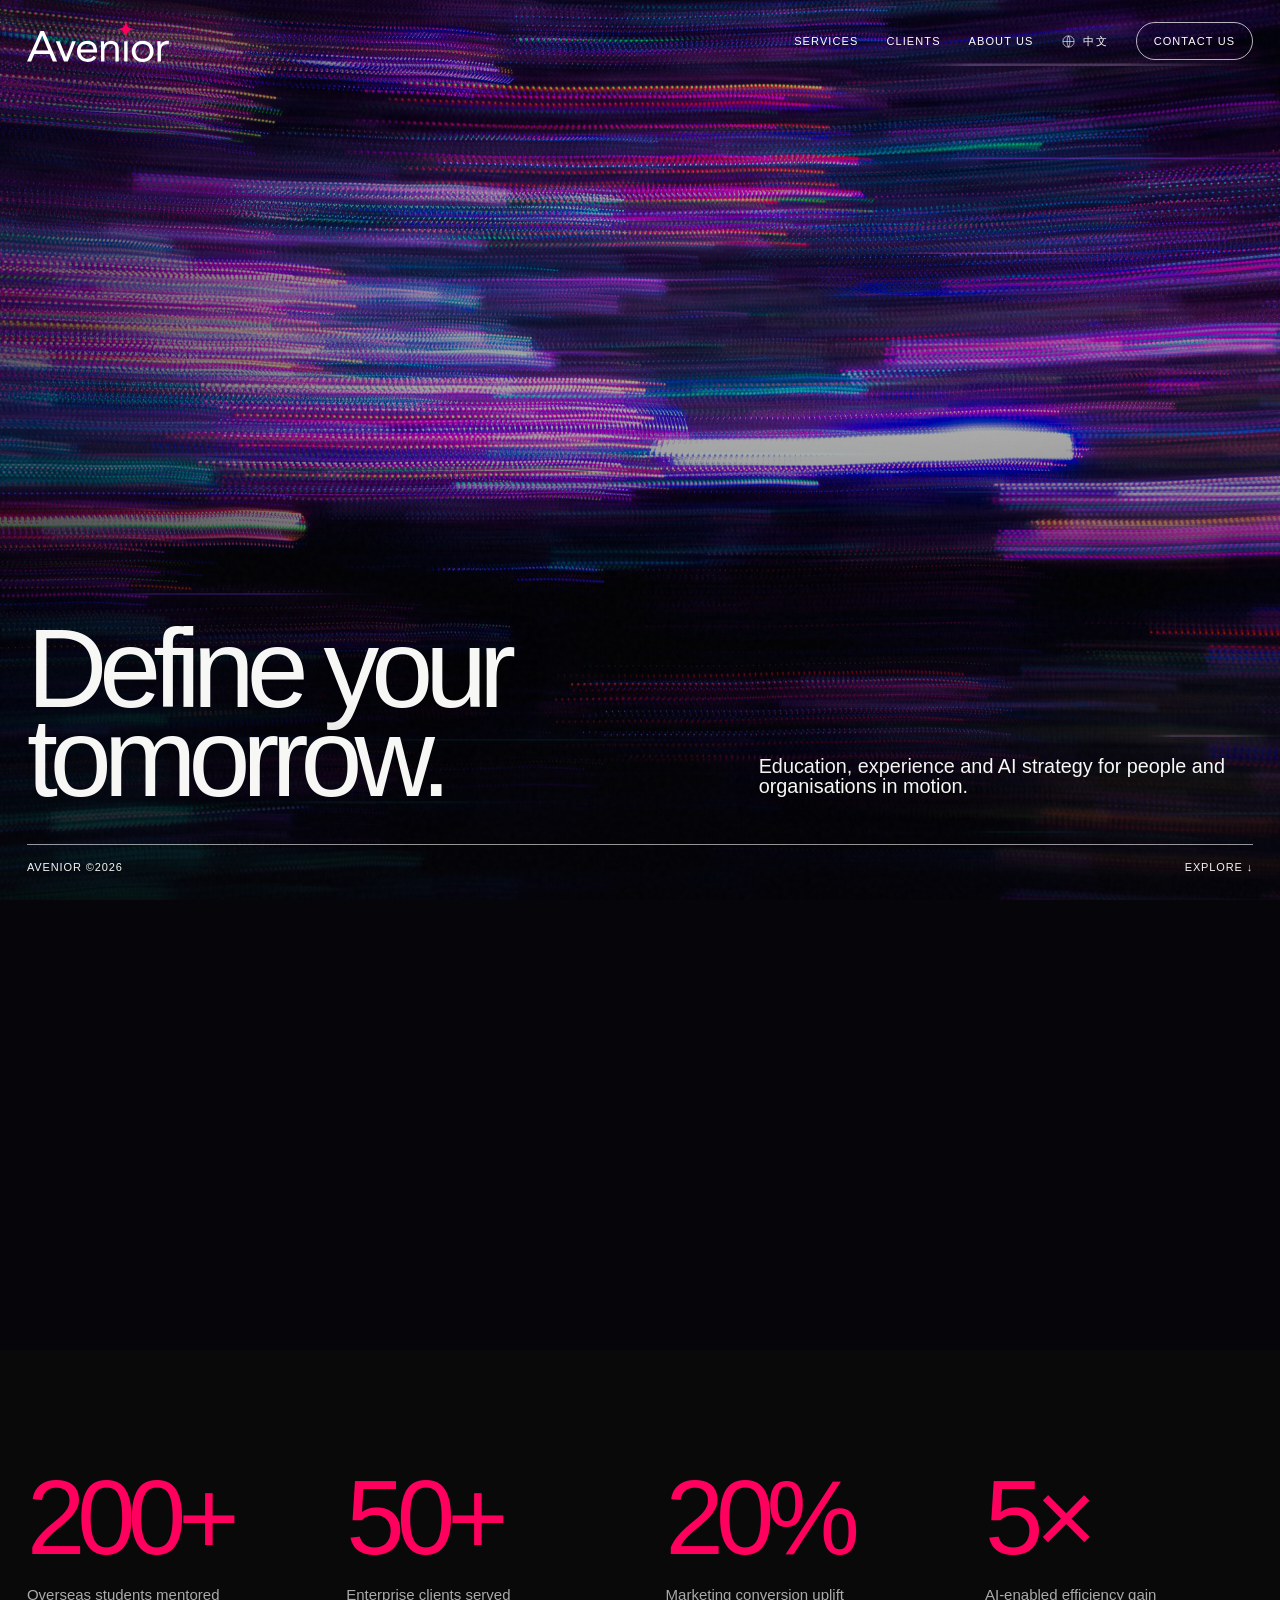
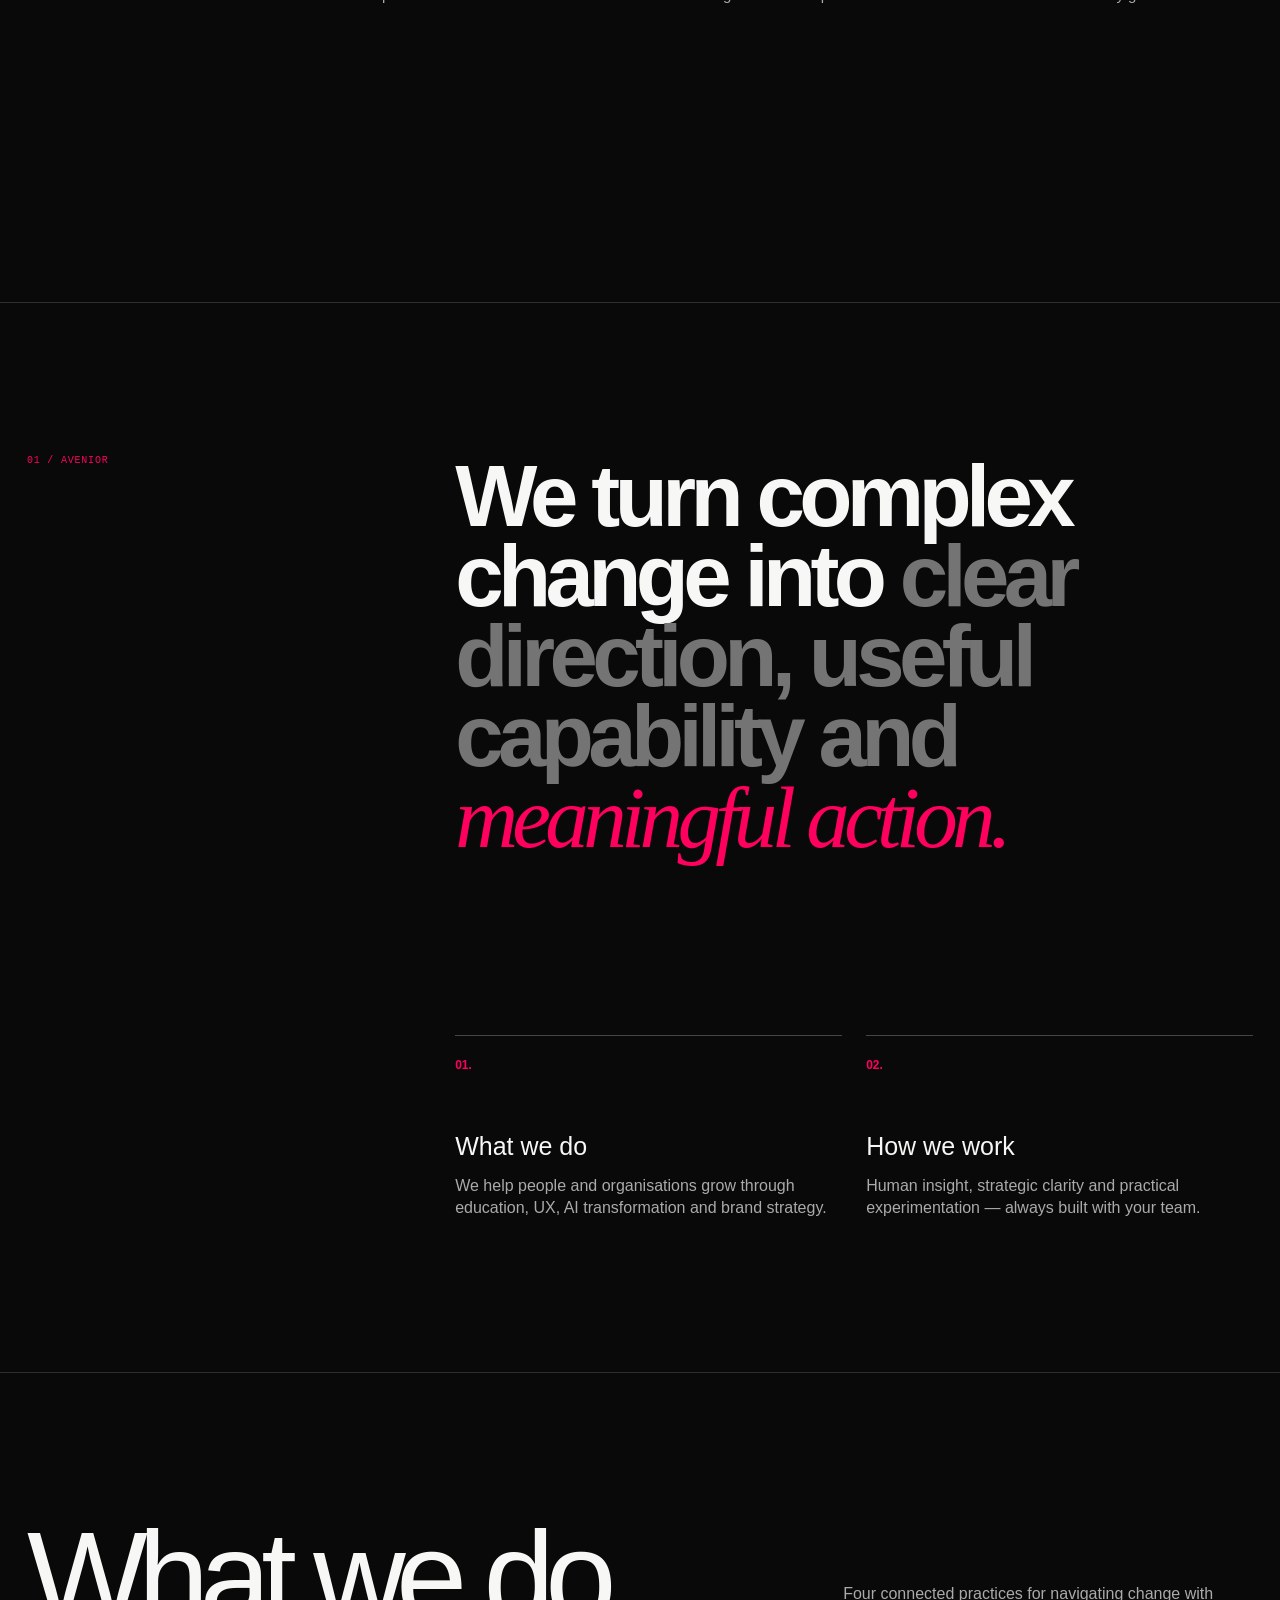
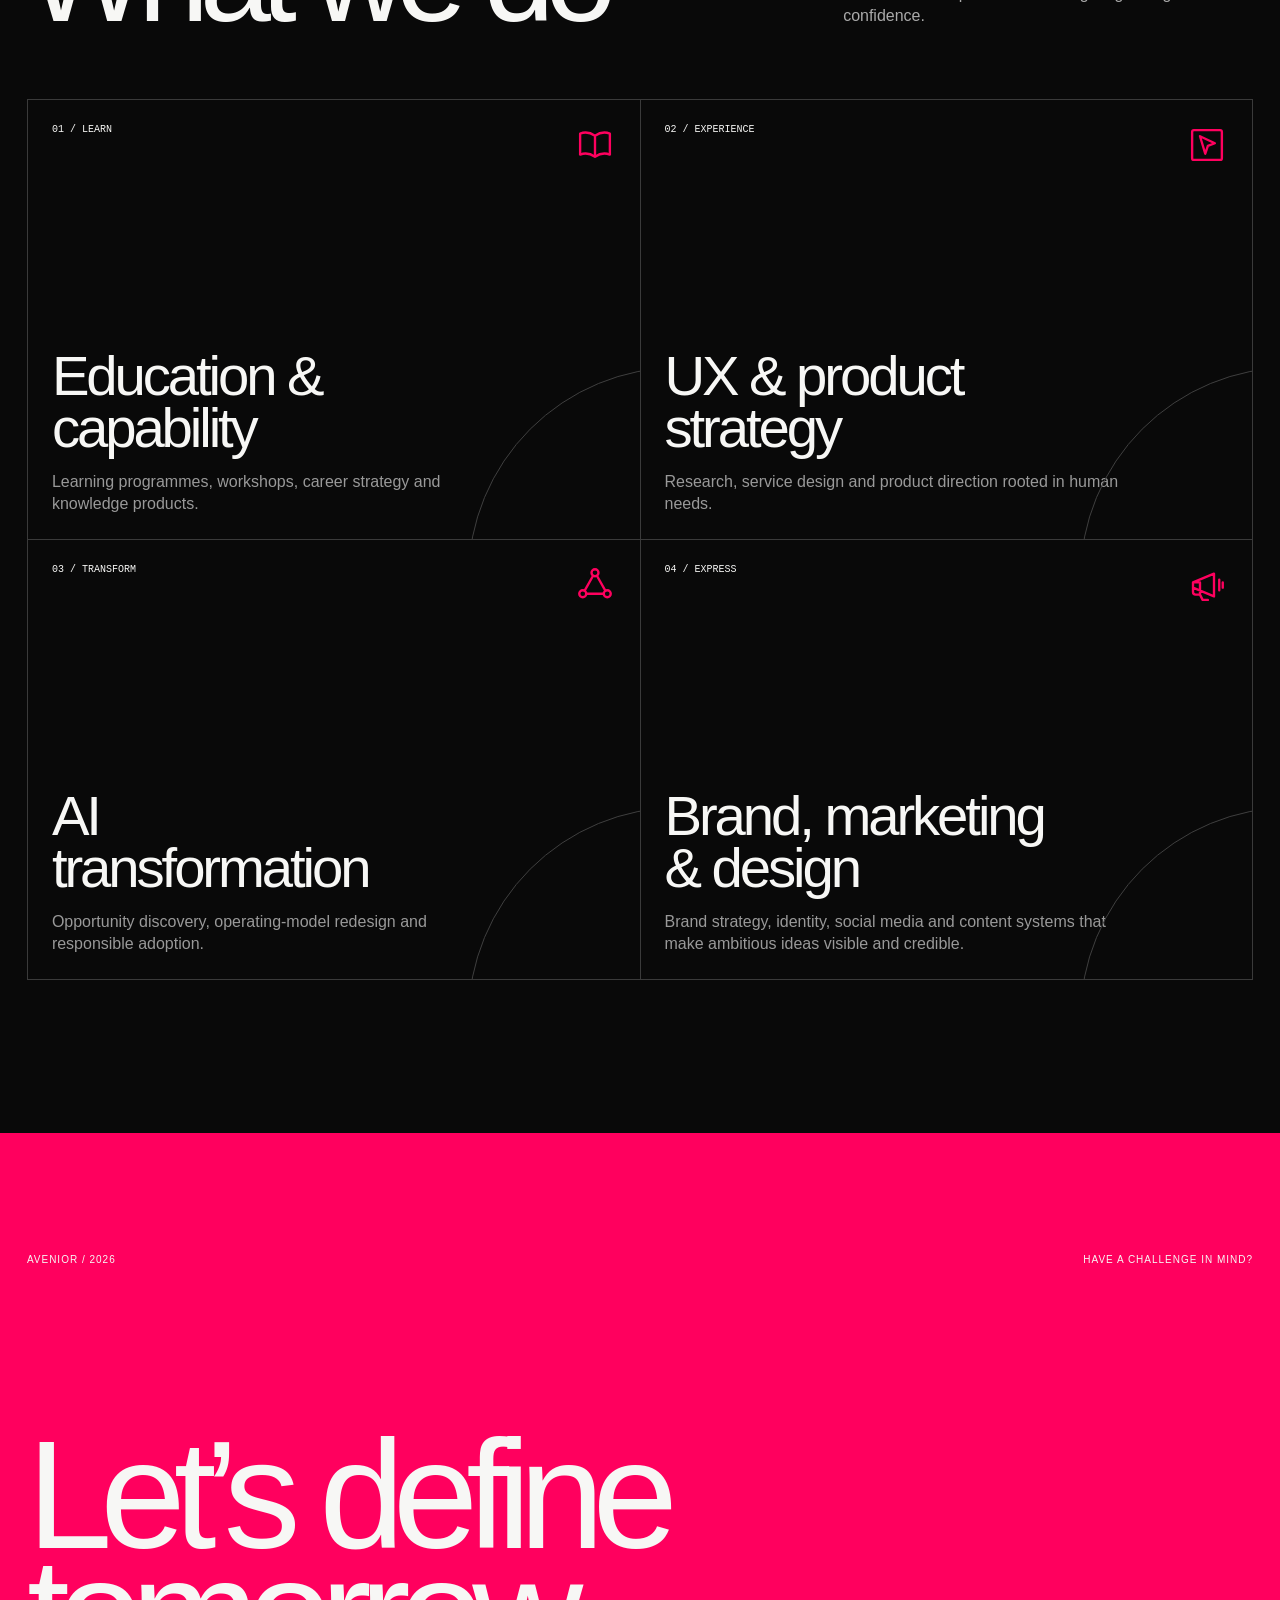
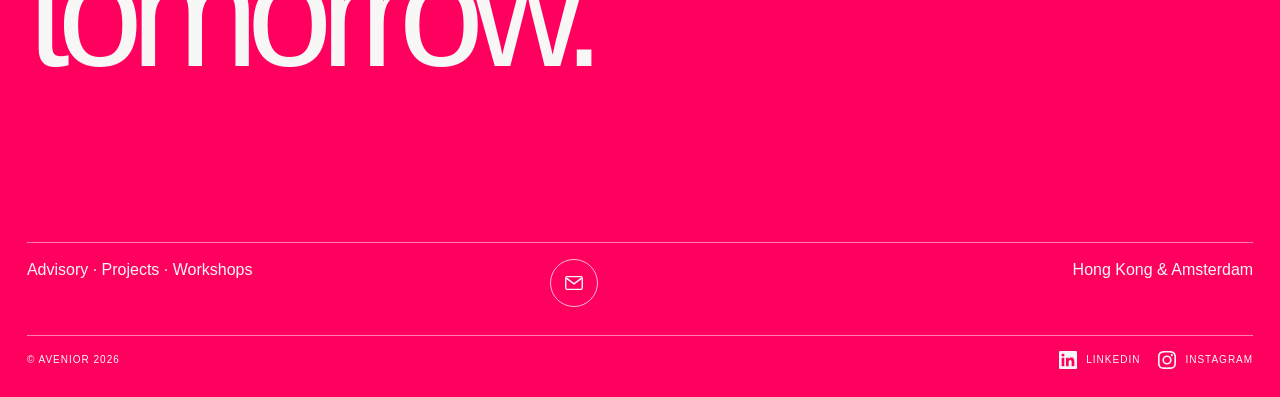
<file: index.html>
<!doctype html>
<html lang="en">
<head>
  <meta charset="utf-8">
  <meta name="viewport" content="width=device-width,initial-scale=1">
  <meta name="description" content="Avenior helps people and organisations define what comes next through education, UX, AI transformation and brand strategy.">
  <meta name="theme-color" content="#0a0a0a">
  <title>Avenior — Define tomorrow</title>
  <link rel="icon" type="image/svg+xml" href="assets/avenior-mark.svg">
  <style>
  @font-face{font-family:AveniorSans;src:local("Helvetica Neue");font-weight:300 700}
  :root{--ink:#090909;--paper:#efefec;--white:#f7f7f5;--pink:#ff005e;--gray:#a8a8a4;--line:rgba(255,255,255,.28);--pad:clamp(18px,2.1vw,36px);--max:1680px}
  *{box-sizing:border-box}html{scroll-behavior:smooth;background:var(--ink)}body{margin:0;color:var(--white);background:var(--ink);font:300 16px/1.35 AveniorSans,Arial,"PingFang SC",sans-serif;overflow-x:hidden}a{color:inherit;text-decoration:none}button{font:inherit;color:inherit}::selection{background:var(--pink);color:white}
  .shell{width:min(100%,var(--max));margin:auto;padding-inline:var(--pad)}.nav{position:fixed;inset:0 0 auto;z-index:20;height:82px;display:flex;align-items:center;justify-content:space-between;padding:0 var(--pad);color:#fff;text-shadow:0 1px 18px rgba(0,0,0,.28)}.brand{width:142px;line-height:0}.brand img{display:block;width:100%;height:auto}.navlinks{display:flex;align-items:center;gap:28px;text-transform:uppercase;font-size:11px;letter-spacing:.1em}.navlinks button{border:0;background:none;padding:0;cursor:pointer;text-transform:uppercase;letter-spacing:.1em}.lang-switch{display:flex;align-items:center;gap:7px}.lang-switch svg{width:15px;height:15px;stroke:currentColor}.contact-button{border:1px solid rgba(255,255,255,.7);border-radius:999px;padding:11px 17px!important;transition:background .25s,color .25s}.contact-button:hover{background:#fff;color:#090909;text-shadow:none}.menu-dot{display:inline-block;width:7px;height:7px;background:var(--pink);margin-left:5px;transform:rotate(45deg)}
  .hero{position:relative;z-index:2;height:150svh;pointer-events:none;background:#05050a}.hero-sticky{position:sticky;top:0;height:100svh;display:flex;flex-direction:column;justify-content:flex-end;padding:0 var(--pad) 25px;overflow:hidden;isolation:isolate}.hero-art{position:absolute;inset:0;z-index:-2;overflow:hidden;background:#05050a}.hero-photo-move{position:absolute;inset:-5%;transform:translate3d(calc(var(--neon-x,0)*-16px),calc(var(--neon-y,0)*-11px),0);will-change:transform}.hero-photo{width:100%;height:100%;object-fit:cover;object-position:50% 48%;filter:saturate(1.16) contrast(1.08) brightness(.72);animation:neonDrift 18s ease-in-out infinite alternate;will-change:transform}.neon-streaks{position:absolute;inset:0;width:100%;height:100%;mix-blend-mode:screen;opacity:.82}.hero-wash{position:absolute;inset:0;background:radial-gradient(circle at 68% 36%,transparent 0 17%,rgba(7,4,18,.06) 44%,rgba(3,3,8,.42) 80%),linear-gradient(180deg,rgba(1,1,5,.06),rgba(2,2,8,.08) 48%,rgba(2,2,6,.78));pointer-events:none}.hero-grain{position:absolute;inset:0;opacity:.07;pointer-events:none;background-image:url("data:image/svg+xml,%3Csvg viewBox='0 0 180 180' xmlns='http://www.w3.org/2000/svg'%3E%3Cfilter id='n'%3E%3CfeTurbulence type='fractalNoise' baseFrequency='.9' numOctaves='2' stitchTiles='stitch'/%3E%3C/filter%3E%3Crect width='100%25' height='100%25' filter='url(%23n)' opacity='.35'/%3E%3C/svg%3E")}.hero-main,.hero-footer{position:relative;z-index:2}.hero-main{display:grid;grid-template-columns:minmax(0,1.12fr) minmax(290px,.88fr);align-items:end;gap:8vw;margin-bottom:42px}.hero-title{font-size:clamp(68px,8.7vw,142px);font-weight:300;letter-spacing:-.072em;line-height:.8;margin:0;max-width:950px;text-shadow:0 4px 40px rgba(0,0,0,.38)}.hero-sub{font-size:clamp(18px,1.55vw,27px);line-height:1.05;margin:0 0 5px;max-width:520px;text-shadow:0 3px 26px rgba(0,0,0,.58)}.hero-footer{border-top:1px solid rgba(255,255,255,.58);padding-top:15px;display:flex;align-items:center;justify-content:space-between;text-transform:uppercase;letter-spacing:.08em;font-size:11px}.hero-footer span:last-child{text-align:right}.scroll-line{display:none}@keyframes scan{50%{transform:translateX(300%)}}@keyframes neonDrift{0%{transform:scale(1.08) translate3d(-1.3%,-1%,0)}52%{transform:scale(1.14) translate3d(1.1%,1.5%,0)}100%{transform:scale(1.1) translate3d(-.7%,2%,0)}}
  .impact{position:relative;z-index:3;display:grid;grid-template-columns:repeat(4,minmax(0,1fr));gap:clamp(28px,4vw,78px);padding:clamp(120px,10vw,180px) var(--pad) clamp(145px,12vw,220px);background:var(--ink)}.metric{min-width:0;min-height:270px;display:flex;flex-direction:column;justify-content:flex-start;gap:28px}.metric-value{display:block;color:var(--pink);font-family:"Helvetica Neue",Helvetica,Arial,sans-serif;font-size:clamp(86px,8.2vw,148px);font-weight:300;font-synthesis:none;line-height:.76;letter-spacing:-.075em;font-variant-numeric:tabular-nums;white-space:nowrap}.metric-label{max-width:245px;color:#aaa;font-size:15px;line-height:1.25}
  .content{position:relative;z-index:3;background:var(--ink)}.section{padding:clamp(100px,12vw,190px) var(--pad);border-top:1px solid #2e2e2e}.index{font:400 10px/1 Space Mono,monospace;letter-spacing:.08em;text-transform:uppercase;color:var(--pink)}
  .about-grid{display:grid;grid-template-columns:minmax(180px,.58fr) 1.42fr;gap:8vw}.statement{font-size:clamp(42px,6.8vw,112px);line-height:.92;letter-spacing:-.065em;margin:0;max-width:1280px}.statement .dim{color:#747474}.statement em{font-family:Georgia,serif;font-weight:400;color:var(--pink)}.about-notes{grid-column:2;display:grid;grid-template-columns:1fr 1fr;gap:24px;margin-top:75px}.note{border-top:1px solid #454545;padding-top:17px}.note b{font-size:12px;color:var(--pink)}.note h3{font-size:25px;font-weight:300;margin:55px 0 12px}.note p{color:#aaa;margin:0;max-width:480px}
  .services-head,.work-head{display:flex;justify-content:space-between;align-items:flex-end;margin-bottom:72px}.display{font-size:clamp(68px,10vw,164px);font-weight:300;line-height:.78;letter-spacing:-.075em;margin:0}.section-intro{max-width:410px;color:#aaa;margin:0}.services{display:grid;grid-template-columns:repeat(2,1fr);border-top:1px solid #3a3a3a;border-left:1px solid #3a3a3a}.service{min-height:440px;border-right:1px solid #3a3a3a;border-bottom:1px solid #3a3a3a;padding:24px;position:relative;display:flex;flex-direction:column;justify-content:space-between;overflow:hidden;transition:background .45s,color .45s}.service:before{content:"";position:absolute;width:420px;height:420px;border:1px solid #3f3f3f;border-radius:50%;right:-250px;bottom:-250px;transition:transform .8s cubic-bezier(.2,.8,.2,1)}.service:hover{background:var(--pink)}.service:hover:before{transform:scale(1.8);border-color:#ffffff70}.service-top{display:flex;align-items:flex-start;justify-content:space-between;position:relative;z-index:1}.service-icon{width:42px;height:42px;fill:none;stroke:var(--pink);stroke-width:1.35;stroke-linecap:round;stroke-linejoin:round;transition:stroke .35s,transform .45s}.service:hover .service-icon{stroke:#fff;transform:rotate(-5deg) scale(1.08)}.service small{font:10px Space Mono,monospace}.service h3{font-weight:300;font-size:clamp(36px,4.4vw,72px);line-height:.92;letter-spacing:-.055em;margin:0;max-width:650px}.service p{color:#999;max-width:460px;margin:18px 0 0}.service:hover p{color:#fff}
  .principles{background:var(--paper);color:var(--ink)}.principle-list{margin-top:80px}.principle{display:grid;grid-template-columns:65px 1fr .9fr 20px;gap:22px;padding:25px 0;border-top:1px solid #bbb;align-items:start}.principle:last-child{border-bottom:1px solid #bbb}.principle h3{font-size:clamp(27px,3vw,49px);line-height:1;font-weight:300;margin:0}.principle p{color:#666;max-width:440px;margin:4px 0 0}.star{color:var(--pink);font-size:22px}
  .work{background:#171717}.work-grid{display:grid;grid-template-columns:repeat(3,1fr);gap:1px;background:#3b3b3b;border:1px solid #3b3b3b}.case{background:#171717;min-height:470px;padding:24px;display:flex;flex-direction:column;justify-content:space-between;transition:background .35s}.case:hover{background:#222}.case .case-mark{width:58px;height:58px;border:1px solid #555;border-radius:50%;display:grid;place-items:center;color:var(--pink);font-size:20px}.case h3{font-size:clamp(30px,3vw,48px);font-weight:300;line-height:.98;letter-spacing:-.04em;margin:0 0 14px}.case p{color:#999;margin:0}.case small{text-transform:uppercase;letter-spacing:.1em;color:#777}
  .audience{display:grid;grid-template-columns:.7fr 1.3fr;gap:8vw}.audience-list{border-top:1px solid #3f3f3f}.audience-row{display:grid;grid-template-columns:1fr 1.3fr;gap:26px;padding:27px 0;border-bottom:1px solid #3f3f3f}.audience-row h3{font-size:25px;font-weight:300;margin:0}.audience-row p{color:#999;margin:0}
  .contact{position:relative;z-index:3;min-height:96svh;background:var(--pink);padding:120px var(--pad) 28px;display:flex;flex-direction:column;justify-content:space-between}.contact h2{font-weight:300;font-size:clamp(78px,12vw,190px);line-height:.77;letter-spacing:-.078em;margin:0}.contact-top{display:flex;justify-content:space-between;text-transform:uppercase;font-size:10px;letter-spacing:.1em}.contact-bottom{display:grid;grid-template-columns:1fr 1fr auto;border-top:1px solid #ffffff80;padding-top:16px;gap:30px}.email-reveal{display:flex;align-items:center;min-width:0}.email-toggle{width:48px;height:48px;flex:0 0 48px;border:1px solid #ffffffb8;border-radius:50%;padding:0;background:transparent;display:grid;place-items:center;cursor:pointer;transition:background .25s,color .25s,transform .25s}.email-toggle:hover,.email-toggle[aria-expanded="true"]{background:#fff;color:var(--pink)}.email-toggle:active{transform:scale(.94)}.email-toggle svg{width:22px;height:22px;fill:none;stroke:currentColor;stroke-width:1.5;stroke-linecap:round;stroke-linejoin:round}.email-address{max-width:0;opacity:0;overflow:hidden;white-space:nowrap;font-size:clamp(17px,1.65vw,27px);transform:translateX(-8px);transition:max-width .5s cubic-bezier(.2,.8,.2,1),opacity .3s,transform .4s,margin .4s}.email-reveal.is-open .email-address{max-width:360px;opacity:1;transform:none;margin-left:14px}.social-link{display:inline-flex;align-items:center;gap:10px}.social-link svg{width:24px;height:24px;fill:currentColor}.footer-meta{display:flex;align-items:center;justify-content:space-between;border-top:1px solid #ffffff80;margin-top:28px;padding-top:15px;font-size:10px;letter-spacing:.1em;text-transform:uppercase}.footer-socials{display:flex;align-items:center;gap:18px}.footer-socials a{display:inline-flex;align-items:center;gap:9px;transition:opacity .2s,transform .2s}.footer-socials a:hover{opacity:.72;transform:translateY(-1px)}.footer-meta svg{width:18px;height:18px;fill:currentColor}
  .reveal{opacity:0;transform:translateY(36px);transition:opacity .8s,transform .8s}.reveal.is-in{opacity:1;transform:none}
  @media(max-width:900px){.navlinks a{display:none}.navlinks .nav-clients{display:inline-flex}.hero-main{grid-template-columns:1fr;gap:26px;margin-bottom:30px}.hero-title{font-size:15.5vw}.hero-sub{font-size:18px;max-width:410px}.impact{grid-template-columns:repeat(2,minmax(0,1fr));row-gap:90px;padding-top:120px;padding-bottom:150px}.metric{min-height:235px}.metric-value{font-size:clamp(92px,17vw,142px)}.about-grid,.audience{grid-template-columns:1fr}.about-notes{grid-column:1}.services{grid-template-columns:1fr}.service{min-height:350px}.principle{grid-template-columns:45px 1fr 20px}.principle p{grid-column:2}.work-grid{grid-template-columns:1fr}.case{min-height:350px}.services-head,.work-head{display:block}.section-intro{margin-top:36px}.audience{gap:60px}}
  @media(max-width:560px){.nav{height:64px}.brand{width:112px}.navlinks{gap:14px}.hero-title{font-size:18vw}.hero-sub{font-size:16px}.hero-footer{font-size:10px}.impact{gap:70px 24px;padding:105px 18px 130px}.metric{min-height:190px;gap:20px}.metric-value{font-size:19vw}.metric-label{font-size:13px}.about-notes{grid-template-columns:1fr}.principle{grid-template-columns:38px 1fr 16px}.audience-row{grid-template-columns:1fr}.contact-bottom{grid-template-columns:1fr;gap:18px}.contact-bottom span:last-child{display:block}.section{padding-top:110px;padding-bottom:90px}}
  @media(prefers-reduced-motion:reduce){html{scroll-behavior:auto}.reveal{opacity:1;transform:none}.scroll-line:after{animation:none}.hero-photo,.hero-grain{animation:none}.neon-streaks{display:none}.hero-photo-move{transform:none}}
  </style>
</head>
<body>
  <header class="nav"><a class="brand" href="#home"><img src="assets/avenior-logo.svg" alt="Avenior"></a><nav class="navlinks"><a href="#services" data-i18n="navServices">Services</a><a class="nav-clients" href="clients.html" data-i18n="navClients">Clients</a><a href="#about" data-i18n="navAboutUs">About us</a><button id="lang" class="lang-switch" aria-label="Switch language"><svg viewBox="0 0 24 24" fill="none" aria-hidden="true"><circle cx="12" cy="12" r="9"/><path d="M3 12h18M12 3c3 3.5 3 14 0 18M12 3c-3 3.5-3 14 0 18"/></svg><span>中文</span></button><a class="contact-button" href="contact.html" data-i18n="navContact">Contact us</a></nav></header>
  <main>
    <section class="hero" id="home"><div class="hero-sticky"><div class="hero-art" aria-hidden="true"><div class="hero-photo-move"><img class="hero-photo" src="assets/neon-light-trails.jpg" alt=""></div><canvas class="neon-streaks" id="neon-streaks"></canvas><div class="hero-wash"></div><div class="hero-grain"></div></div><div class="hero-main"><h1 class="hero-title" data-i18n="hero">Define your<br>tomorrow.</h1><p class="hero-sub" data-i18n="heroSub">Education, experience and AI strategy for people and organisations in motion.</p></div><div class="hero-footer"><span>Avenior ©2026</span><span data-i18n="explore">Explore ↓</span></div></div></section>
    <section class="impact" id="impact" aria-label="Avenior impact"><article class="metric"><span class="metric-value" data-target="200" data-suffix="+">0</span><span class="metric-label" data-i18n="metricStudents">Overseas students mentored</span></article><article class="metric"><span class="metric-value" data-target="50" data-suffix="+">0</span><span class="metric-label" data-i18n="metricClients">Enterprise clients served</span></article><article class="metric"><span class="metric-value" data-target="20" data-suffix="%">0</span><span class="metric-label" data-i18n="metricConversion">Marketing conversion uplift</span></article><article class="metric"><span class="metric-value" data-target="5" data-suffix="×">0</span><span class="metric-label" data-i18n="metricEfficiency">AI-enabled efficiency gain</span></article></section>
    <div class="content">
      <section class="section" id="about"><div class="about-grid"><span class="index">01 / Avenior</span><div><h2 class="statement reveal" data-i18n="aboutStatement">We turn complex change into <span class="dim">clear direction, useful capability and</span> <em>meaningful action.</em></h2></div><div class="about-notes reveal"><article class="note"><b>01.</b><h3 data-i18n="whatTitle">What we do</h3><p data-i18n="whatBody">We help people and organisations grow through education, UX, AI transformation and brand strategy.</p></article><article class="note"><b>02.</b><h3 data-i18n="howTitle">How we work</h3><p data-i18n="howBody">Human insight, strategic clarity and practical experimentation — always built with your team.</p></article></div></div></section>
      <section class="section" id="services"><div class="services-head reveal"><h2 class="display" data-i18n="servicesTitle">What we do</h2><p class="section-intro" data-i18n="servicesIntro">Four connected practices for navigating change with confidence.</p></div><div class="services reveal"><article class="service"><div class="service-top"><small>01 / LEARN</small><svg class="service-icon" viewBox="0 0 24 24" aria-hidden="true"><path d="M3.5 5.5c3-1.2 5.7-.7 8.5 1.2v12c-2.8-1.9-5.5-2.4-8.5-1.2zM20.5 5.5c-3-1.2-5.7-.7-8.5 1.2v12c2.8-1.9 5.5-2.4 8.5-1.2z"/></svg></div><div><h3 data-i18n="s1">Education &<br>capability</h3><p data-i18n="s1b">Learning programmes, workshops, career strategy and knowledge products.</p></div></article><article class="service"><div class="service-top"><small>02 / EXPERIENCE</small><svg class="service-icon" viewBox="0 0 24 24" aria-hidden="true"><rect x="3.5" y="3.5" width="17" height="17" rx="1"/><path d="m8 7 8.5 4-4 1.5L11 17z"/></svg></div><div><h3 data-i18n="s2">UX & product<br>strategy</h3><p data-i18n="s2b">Research, service design and product direction rooted in human needs.</p></div></article><article class="service"><div class="service-top"><small>03 / TRANSFORM</small><svg class="service-icon" viewBox="0 0 24 24" aria-hidden="true"><circle cx="12" cy="5" r="2"/><circle cx="5" cy="17" r="2"/><circle cx="19" cy="17" r="2"/><path d="m10.9 6.7-4.8 8.5M13.1 6.7l4.8 8.5M7 17h10"/></svg></div><div><h3 data-i18n="s3">AI<br>transformation</h3><p data-i18n="s3b">Opportunity discovery, operating-model redesign and responsible adoption.</p></div></article><article class="service"><div class="service-top"><small>04 / EXPRESS</small><svg class="service-icon" viewBox="0 0 24 24" aria-hidden="true"><path d="M4 13.5v-3l12-5v13zM4 10.5h4v7H5.5A1.5 1.5 0 0 1 4 16zM8 17.5l1.5 3h3"/><path d="M19 9v6M21 10.5v3"/></svg></div><div><h3 data-i18n="s4">Brand, marketing<br>& design</h3><p data-i18n="s4b">Brand strategy, identity, social media and content systems that make ambitious ideas visible and credible.</p></div></article></div></section>
    </div>
    <section class="contact" id="contact"><div class="contact-top"><span>Avenior / 2026</span><span data-i18n="contactTop">Have a challenge in mind?</span></div><h2 data-i18n="contactTitle">Let’s define<br>tomorrow.</h2><div><div class="contact-bottom"><span data-i18n="contactTypes">Advisory · Projects · Workshops</span><div class="email-reveal" id="email-reveal"><button class="email-toggle" type="button" aria-expanded="false" aria-controls="email-address" aria-label="Show email address"><svg viewBox="0 0 24 24" aria-hidden="true"><rect x="3" y="5" width="18" height="14" rx="1.5"/><path d="m4 7 8 6 8-6"/></svg></button><a class="email-address" id="email-address" href="mailto:hello.avenior@gmail.com">hello.avenior@gmail.com</a></div><span>Hong Kong &amp; Amsterdam</span></div><footer class="footer-meta"><span>© Avenior 2026</span><div class="footer-socials"><a href="https://www.linkedin.com/company/146317996/" target="_blank" rel="noopener noreferrer" aria-label="Avenior on LinkedIn"><svg viewBox="0 0 24 24" aria-hidden="true"><path d="M20.45 20.45h-3.56v-5.57c0-1.33-.03-3.04-1.85-3.04-1.85 0-2.14 1.45-2.14 2.94v5.67H9.34V8.98h3.42v1.57h.05c.48-.9 1.64-1.85 3.37-1.85 3.61 0 4.27 2.37 4.27 5.46v6.29ZM5.32 7.41a2.06 2.06 0 1 1 0-4.12 2.06 2.06 0 0 1 0 4.12Zm1.78 13.04H3.54V8.98H7.1v11.47ZM22.23 0H1.77C.79 0 0 .77 0 1.72v20.56C0 23.23.79 24 1.77 24h20.46c.98 0 1.77-.77 1.77-1.72V1.72C24 .77 23.21 0 22.23 0Z"/></svg><span>LinkedIn</span></a><a href="https://www.instagram.com/hello.avenior/?hl=en" target="_blank" rel="noopener noreferrer" aria-label="Avenior on Instagram"><svg viewBox="0 0 24 24" aria-hidden="true"><path d="M12 2.16c3.2 0 3.58.01 4.85.07 3.25.15 4.77 1.69 4.92 4.92.06 1.27.07 1.65.07 4.85s-.01 3.58-.07 4.85c-.15 3.23-1.67 4.77-4.92 4.92-1.27.06-1.65.07-4.85.07s-3.58-.01-4.85-.07c-3.26-.15-4.77-1.69-4.92-4.92-.06-1.27-.07-1.65-.07-4.85s.01-3.58.07-4.85C2.38 3.92 3.9 2.38 7.15 2.23 8.42 2.17 8.8 2.16 12 2.16ZM12 0C8.74 0 8.33.01 7.05.07 2.7.27.27 2.69.07 7.05.01 8.33 0 8.74 0 12s.01 3.67.07 4.95c.2 4.36 2.63 6.78 6.98 6.98C8.33 23.99 8.74 24 12 24s3.67-.01 4.95-.07c4.35-.2 6.78-2.62 6.98-6.98.06-1.28.07-1.69.07-4.95s-.01-3.67-.07-4.95C23.73 2.69 21.3.27 16.95.07 15.67.01 15.26 0 12 0Zm0 5.84A6.16 6.16 0 1 0 12 18.16 6.16 6.16 0 0 0 12 5.84Zm0 10.16A4 4 0 1 1 12 8a4 4 0 0 1 0 8Zm6.41-11.85a1.44 1.44 0 1 0 0 2.88 1.44 1.44 0 0 0 0-2.88Z"/></svg><span>Instagram</span></a></div></footer></div></section>
  </main>
  <script>
  const ZH={navAbout:'关于',navServices:'服务',navClients:'客户案例',navAboutUs:'关于我们',navContact:'联系我们',hero:'定义你的<br>明天。',heroSub:'为处于变化中的个人与组织，提供教育、体验与 AI 战略。',explore:'探索 ↓',metricStudents:'辅导海外学生',metricClients:'服务企业客户',metricConversion:'营销转化率提升',metricEfficiency:'AI 转型效率提升',aboutStatement:'把复杂变化转化为<span class="dim">清晰方向、实用能力与</span> <em>有意义的行动。</em>',whatTitle:'我们做什么',whatBody:'通过教育、UX、AI 转型与品牌战略，帮助个人和组织持续成长。',howTitle:'我们如何合作',howBody:'结合人的洞察、战略清晰度与实践性实验，并始终与你的团队共创。',servicesTitle:'我们的服务',servicesIntro:'四个相互连接的专业领域，帮助你自信面对变化。',s1:'教育与<br>能力建设',s1b:'学习项目、工作坊、职业策略与知识产品。',s2:'UX 与产品<br>战略',s2b:'以人的需求为起点，开展研究、服务设计与产品方向定义。',s3:'AI<br>转型',s3b:'识别高价值机会，重构工作方式，并推动负责任的 AI 应用。',s4:'品牌、营销<br>与设计',s4b:'整合品牌战略、视觉识别、社交媒体与内容体系，让有野心的想法被看见、被理解与被信任。',approach:'清晰不是终点。<br><span class="dim">它是行动开始的地方。</span>',p1:'诊断真正的问题',p1b:'找到真正影响结果的力量、激励与人的需求。',p2:'定义共同方向',p2b:'建立一个每个人都能理解、挑战并采取行动的观点。',p3:'在创造中学习',p3b:'通过原型、实验与对话，把假设转化为证据。',p4:'建立持续能力',p4b:'让团队拥有继续前进所需的信心与系统。',workTitle:'合作方式',workIntro:'围绕你真正需要推动的改变，设计聚焦而灵活的合作形式。',format1:'长期顾问',w1:'为关键决策提供持续的战略伙伴支持。',w1b:'陪伴领导者面对产品、AI、职业或品牌转型。',format2:'专项项目',w2:'从模糊问题到可执行的系统。',w2b:'以研究、战略与设计推动一项聚焦的转型项目。',format3:'工作坊',w3:'共同对齐、学习并行动。',w3b:'通过互动式项目建立共同语言、决策与能力。',forTitle:'为你的<br>下一步。',a1:'个人与领导者',a1b:'职业转型、领导力与个人品牌。',a2:'产品与设计团队',a2b:'UX 能力、产品方向与 AI 驱动的体验。',a3:'组织与企业',a3b:'AI 转型、创新项目与品牌升级。',contactTop:'心中已有一个挑战？',contactTitle:'一起定义<br>明天。',contactTypes:'顾问咨询 · 项目合作 · 工作坊'};
  const EN={};document.querySelectorAll('[data-i18n]').forEach(el=>EN[el.dataset.i18n]=el.innerHTML);const langBtn=document.querySelector('#lang'),langLabel=langBtn.querySelector('span');function setLanguage(lang){const dict=lang==='zh'?ZH:EN;document.querySelectorAll('[data-i18n]').forEach(el=>el.innerHTML=dict[el.dataset.i18n]);document.documentElement.lang=lang==='zh'?'zh-CN':'en';langLabel.textContent=lang==='zh'?'EN':'中文';localStorage.setItem('avenior-lang',lang)}langBtn.addEventListener('click',()=>setLanguage(document.documentElement.lang.startsWith('zh')?'en':'zh'));setLanguage(localStorage.getItem('avenior-lang')||'en');
  const emailReveal=document.querySelector('#email-reveal'),emailToggle=emailReveal.querySelector('.email-toggle');emailToggle.addEventListener('click',()=>{const open=emailReveal.classList.toggle('is-open');emailToggle.setAttribute('aria-expanded',String(open));emailToggle.setAttribute('aria-label',open?'Hide email address':'Show email address')});
  const neonHero=document.querySelector('.hero-sticky'),neonCanvas=document.querySelector('#neon-streaks'),neonCtx=neonCanvas.getContext('2d',{alpha:true});
  const neonColors=['#ff176b','#d322ff','#812dff','#00b8ff','#00e5e8','#f0baff'];
  const neonLines=Array.from({length:26},(_,i)=>({x:Math.random()*1.3-.2,y:Math.random(),length:.12+Math.random()*.3,speed:.026+Math.random()*.065,width:.7+Math.random()*2,amp:5+Math.random()*21,phase:Math.random()*6.28,color:neonColors[i%neonColors.length],alpha:.18+Math.random()*.44}));
  let neonW=0,neonH=0,neonLast=performance.now(),neonTarget={x:.5,y:.5},neonPointer={x:.5,y:.5},neonActivity=0,neonInside=false,neonVisible=true,neonFrame=0;
  function resizeNeon(){const dpr=Math.min(devicePixelRatio||1,1.25);neonW=innerWidth;neonH=innerHeight;neonCanvas.width=Math.round(neonW*dpr);neonCanvas.height=Math.round(neonH*dpr);neonCtx.setTransform(dpr,0,0,dpr,0,0)}
  function drawNeon(now){neonFrame=requestAnimationFrame(drawNeon);if(!neonVisible||document.hidden||now-neonLast<22)return;const dt=Math.min((now-neonLast)/1000,.05);neonLast=now;neonPointer.x+=(neonTarget.x-neonPointer.x)*.075;neonPointer.y+=(neonTarget.y-neonPointer.y)*.075;neonActivity*=.95;neonHero.style.setProperty('--neon-x',neonPointer.x-.5);neonHero.style.setProperty('--neon-y',neonPointer.y-.5);neonCtx.clearRect(0,0,neonW,neonH);neonCtx.globalCompositeOperation='lighter';const px=neonPointer.x*neonW,py=neonPointer.y*neonH,range=Math.max(160,neonW*.19);for(const line of neonLines){line.x+=line.speed*dt*(1+neonActivity*2.8);if(line.x>1.25)line.x=-line.length-.15;const baseX=line.x*neonW,baseY=line.y*neonH+Math.sin(now*.00065+line.phase)*line.amp,length=line.length*neonW,dx=px-(baseX+length*.5),dy=py-baseY,pull=neonInside?Math.exp(-(dx*dx+dy*dy)/(range*range)):0,y=baseY+dy*pull*.26,bend=dy*pull*.36,grad=neonCtx.createLinearGradient(baseX,y,baseX+length,y);grad.addColorStop(0,'transparent');grad.addColorStop(.2,line.color);grad.addColorStop(.58,line.color);grad.addColorStop(1,'transparent');neonCtx.beginPath();neonCtx.moveTo(baseX,y);neonCtx.bezierCurveTo(baseX+length*.28,y-bend*.2,baseX+length*.68,y+bend,baseX+length,y+bend*.18);neonCtx.strokeStyle=grad;neonCtx.globalAlpha=Math.min(1,line.alpha+pull*.44+neonActivity*.06);neonCtx.lineWidth=line.width*(1+pull*1.45);neonCtx.shadowColor=line.color;neonCtx.shadowBlur=7+line.width*3+pull*16;neonCtx.stroke()}neonCtx.shadowBlur=0;neonCtx.globalAlpha=1}
  new IntersectionObserver(([entry])=>{neonVisible=entry.isIntersecting;if(neonVisible)neonLast=performance.now()},{threshold:0}).observe(neonHero);
  addEventListener('resize',resizeNeon,{passive:true});addEventListener('pointermove',e=>{if(!neonVisible)return;neonInside=e.clientY<innerHeight;const nx=e.clientX/innerWidth,ny=e.clientY/innerHeight;neonActivity=Math.min(1,neonActivity+Math.hypot(nx-neonTarget.x,ny-neonTarget.y)*2.2+.06);neonTarget.x=nx;neonTarget.y=ny},{passive:true});addEventListener('pointerout',e=>{if(!e.relatedTarget)neonInside=false},{passive:true});resizeNeon();neonFrame=requestAnimationFrame(drawNeon);
  const observer=new IntersectionObserver(entries=>entries.forEach(e=>e.isIntersecting&&e.target.classList.add('is-in')),{threshold:.12});document.querySelectorAll('.reveal').forEach(el=>observer.observe(el));
  const metricValues=document.querySelectorAll('.metric-value'),reducedMotion=matchMedia('(prefers-reduced-motion:reduce)').matches;function animateMetric(el){const target=Number(el.dataset.target),suffix=el.dataset.suffix||'',duration=1350,start=performance.now();function tick(now){const progress=Math.min((now-start)/duration,1),eased=1-Math.pow(1-progress,3);el.textContent=Math.round(target*eased)+suffix;if(progress<1)requestAnimationFrame(tick)}requestAnimationFrame(tick)}const metricObserver=new IntersectionObserver((entries,watcher)=>entries.forEach(entry=>{if(!entry.isIntersecting)return;const el=entry.target;if(reducedMotion)el.textContent=el.dataset.target+(el.dataset.suffix||'');else animateMetric(el);watcher.unobserve(el)}),{threshold:.55});metricValues.forEach(el=>metricObserver.observe(el));
  </script>
</body></html>
</file>
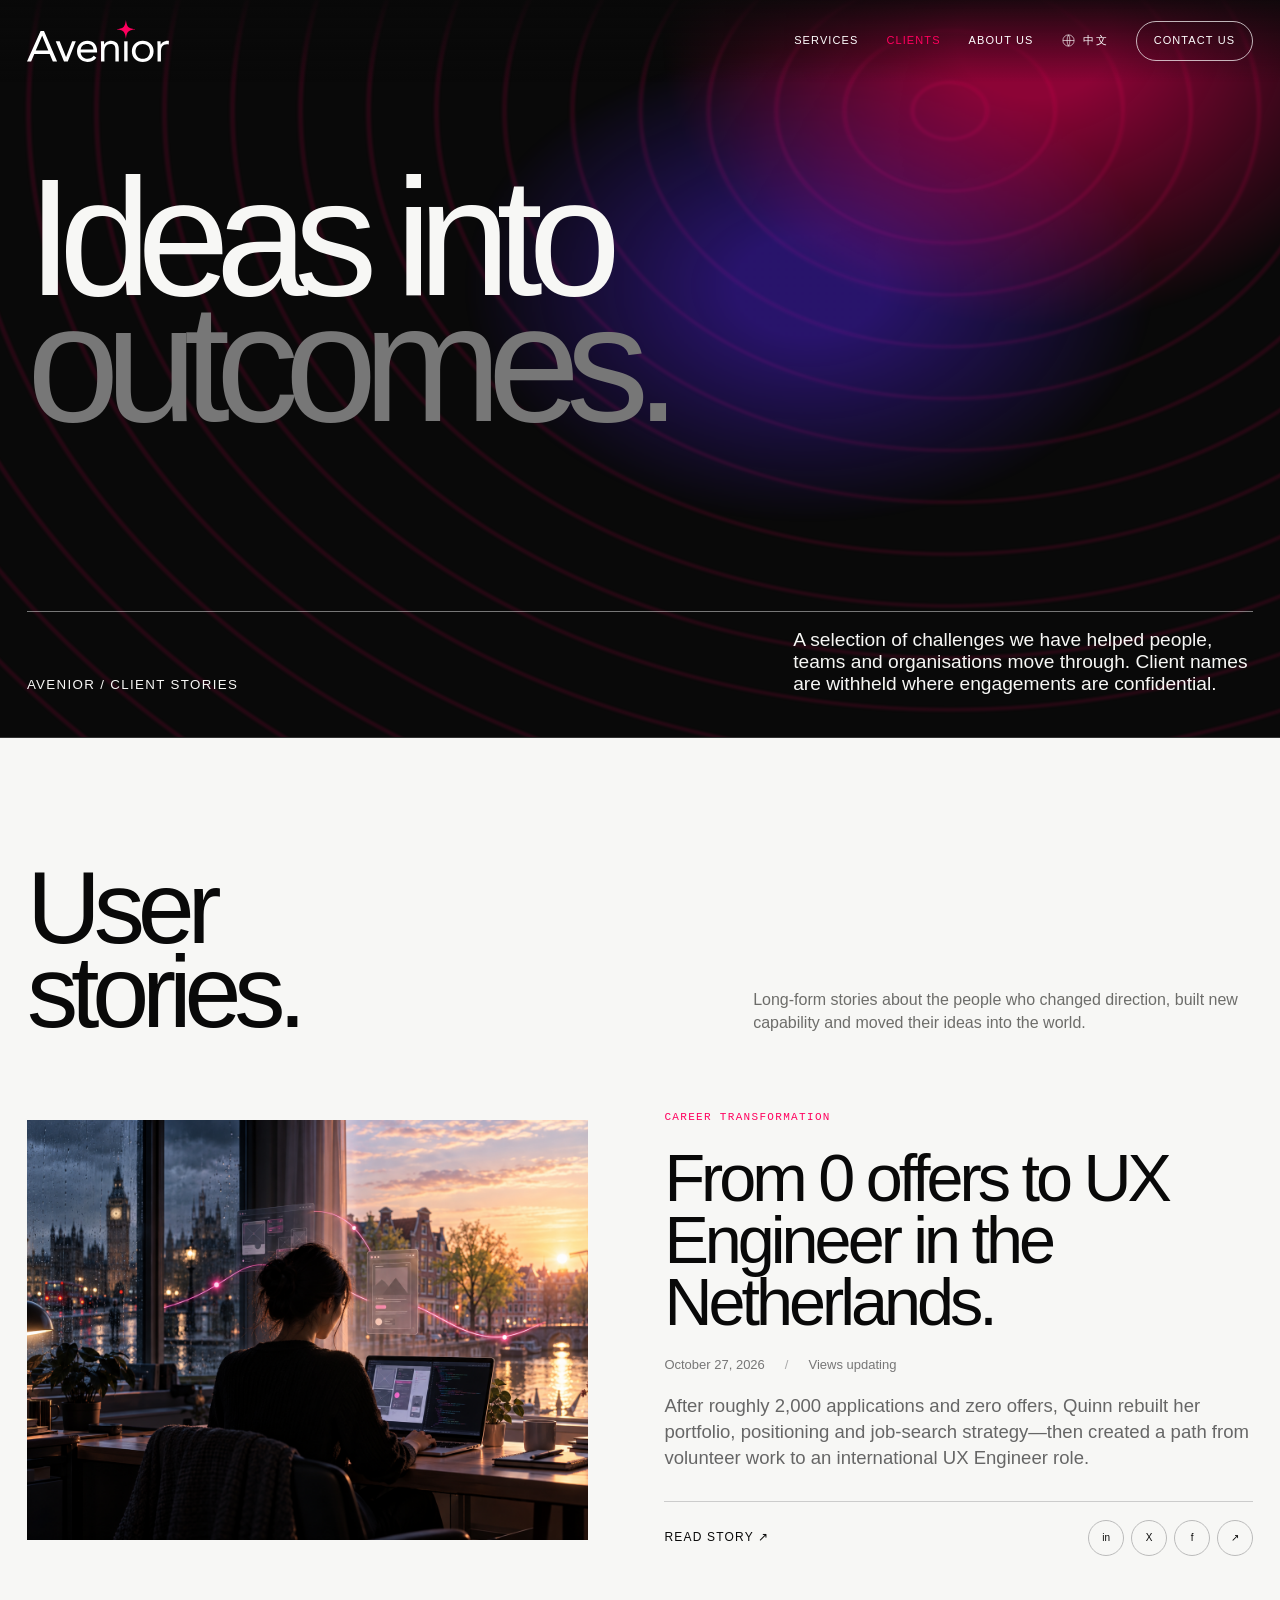
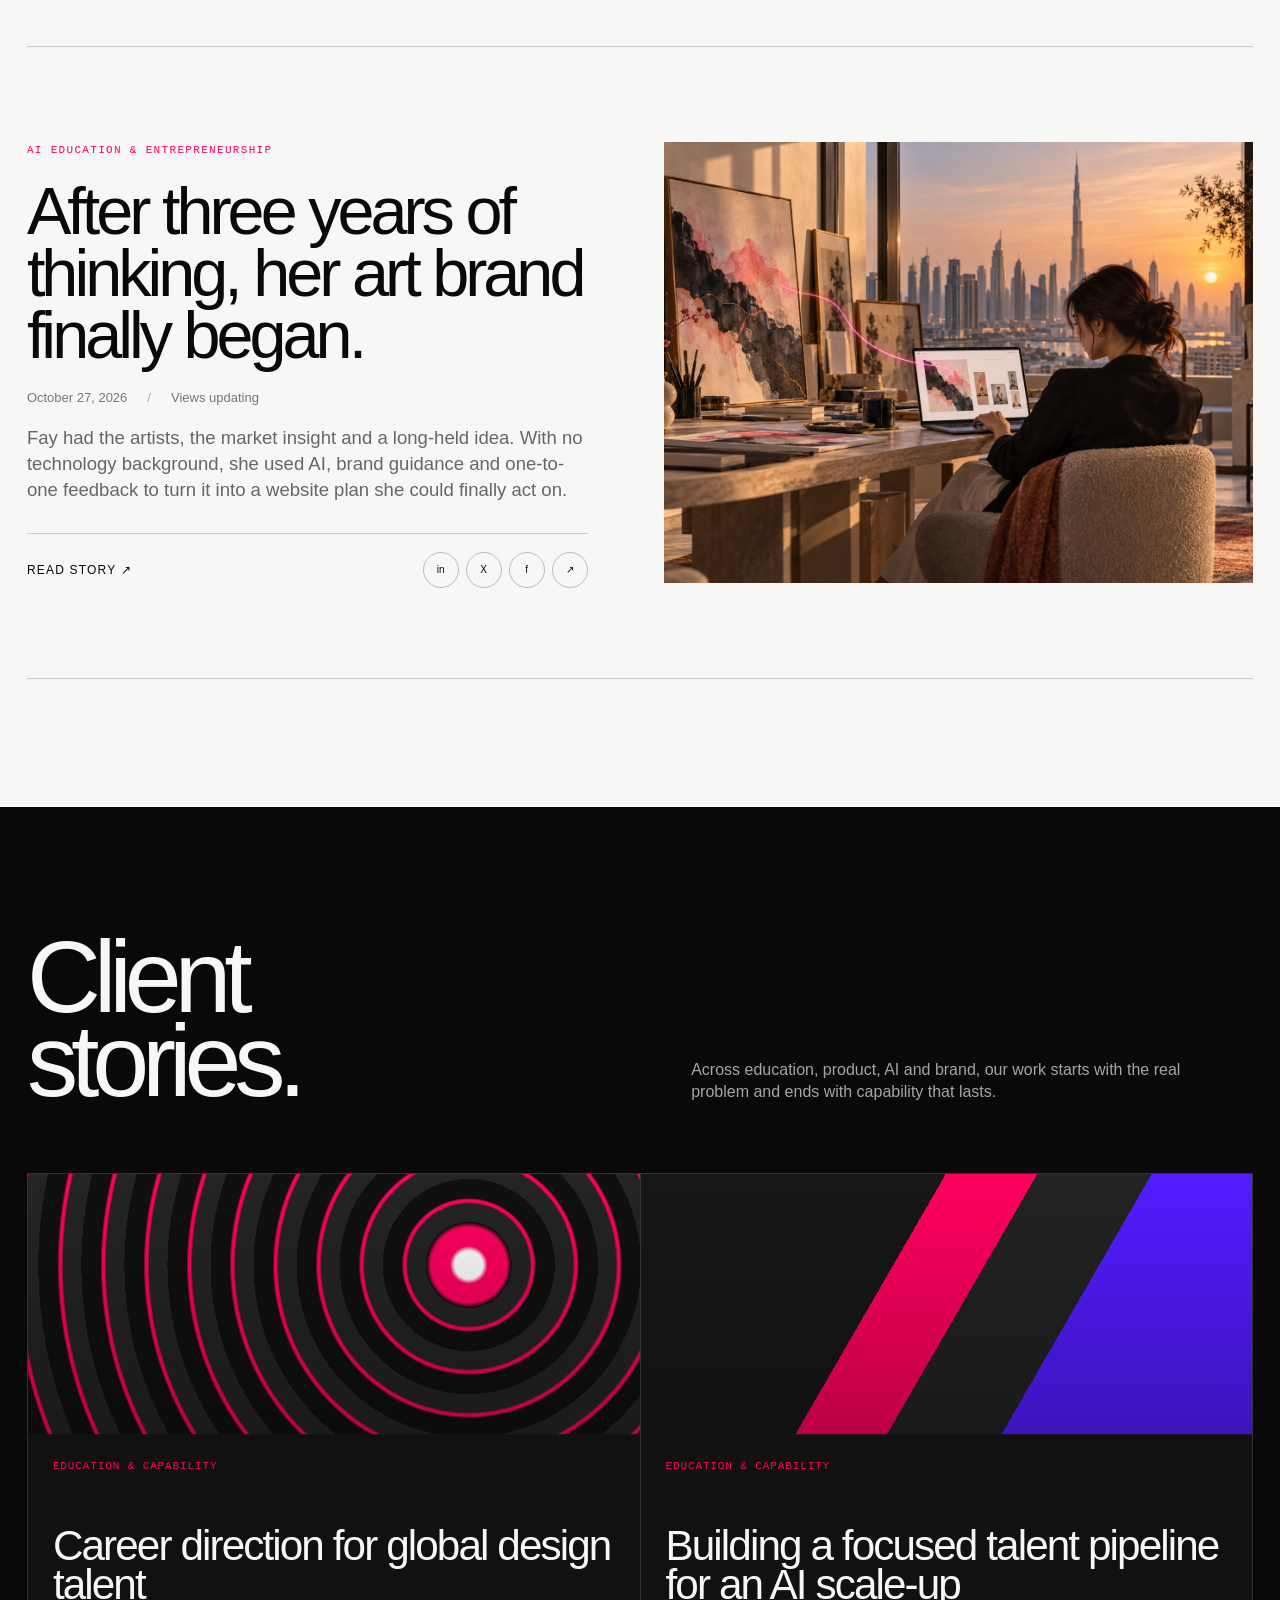
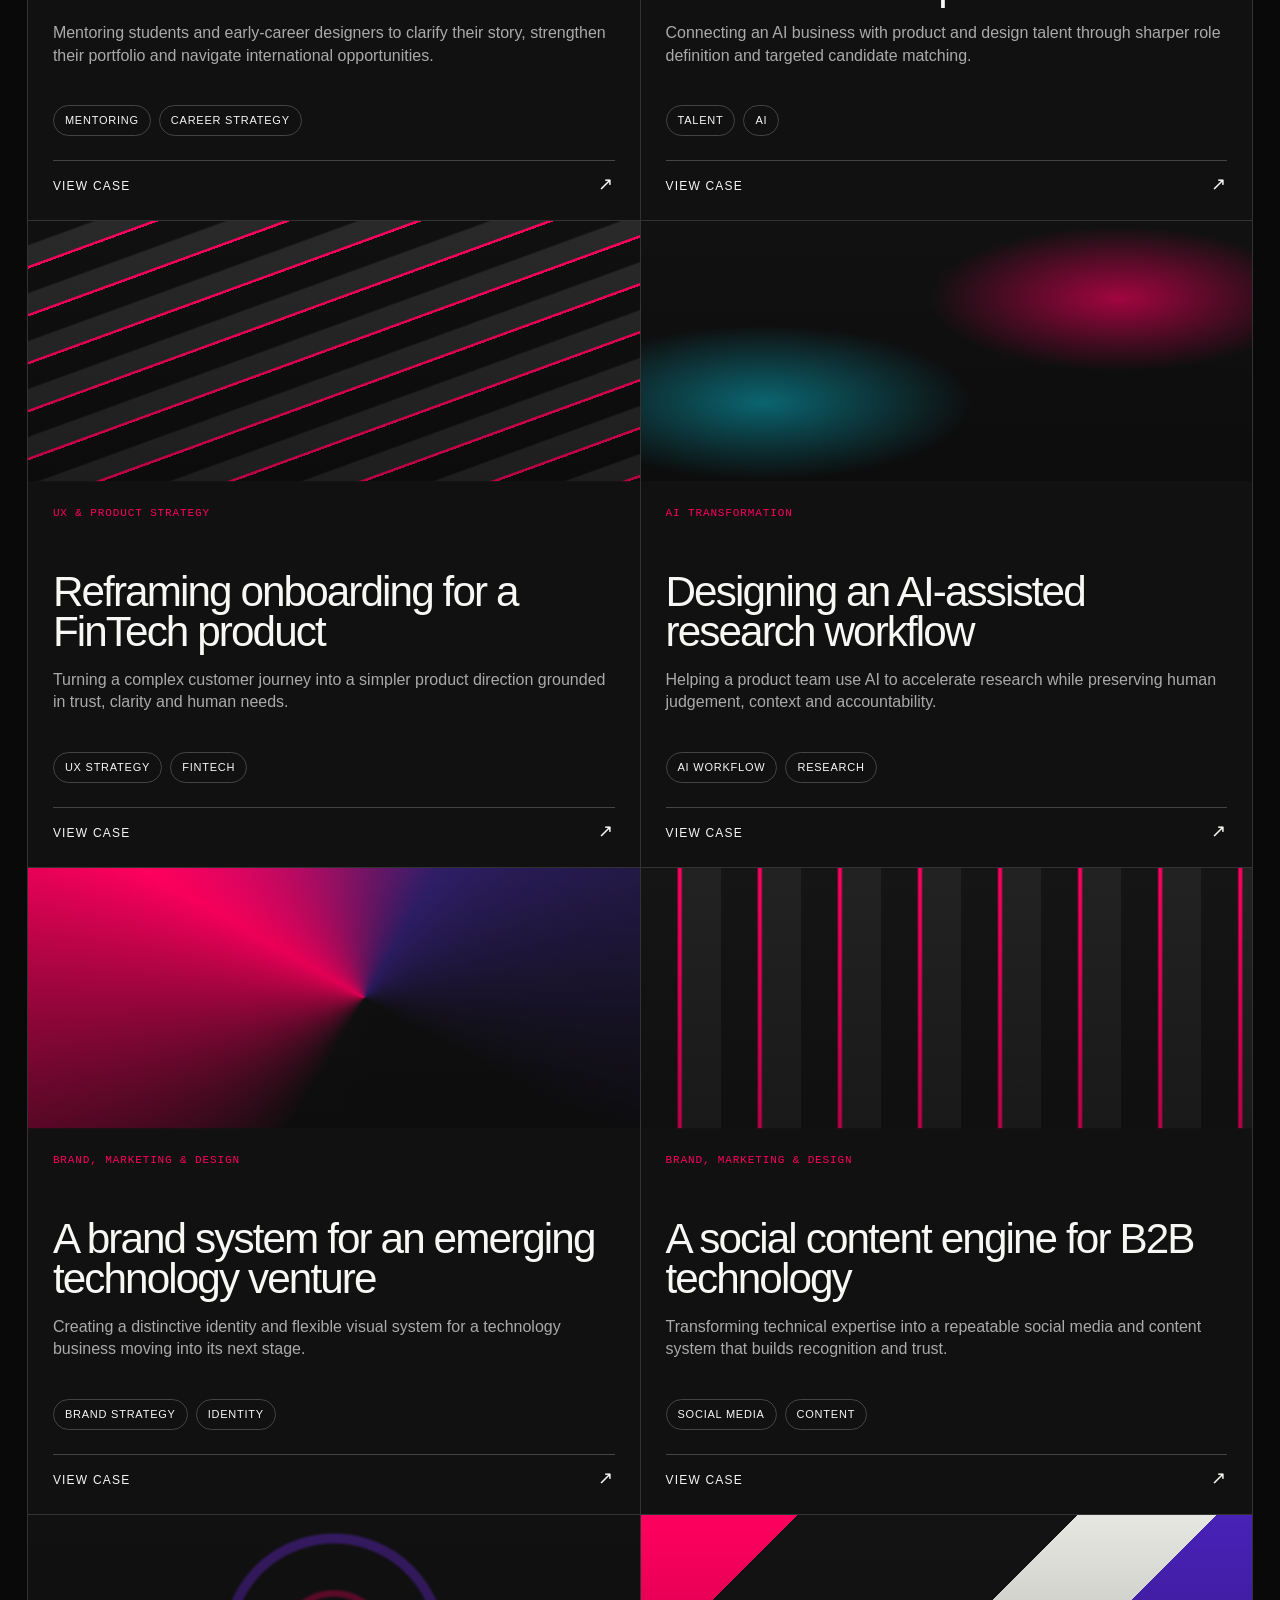
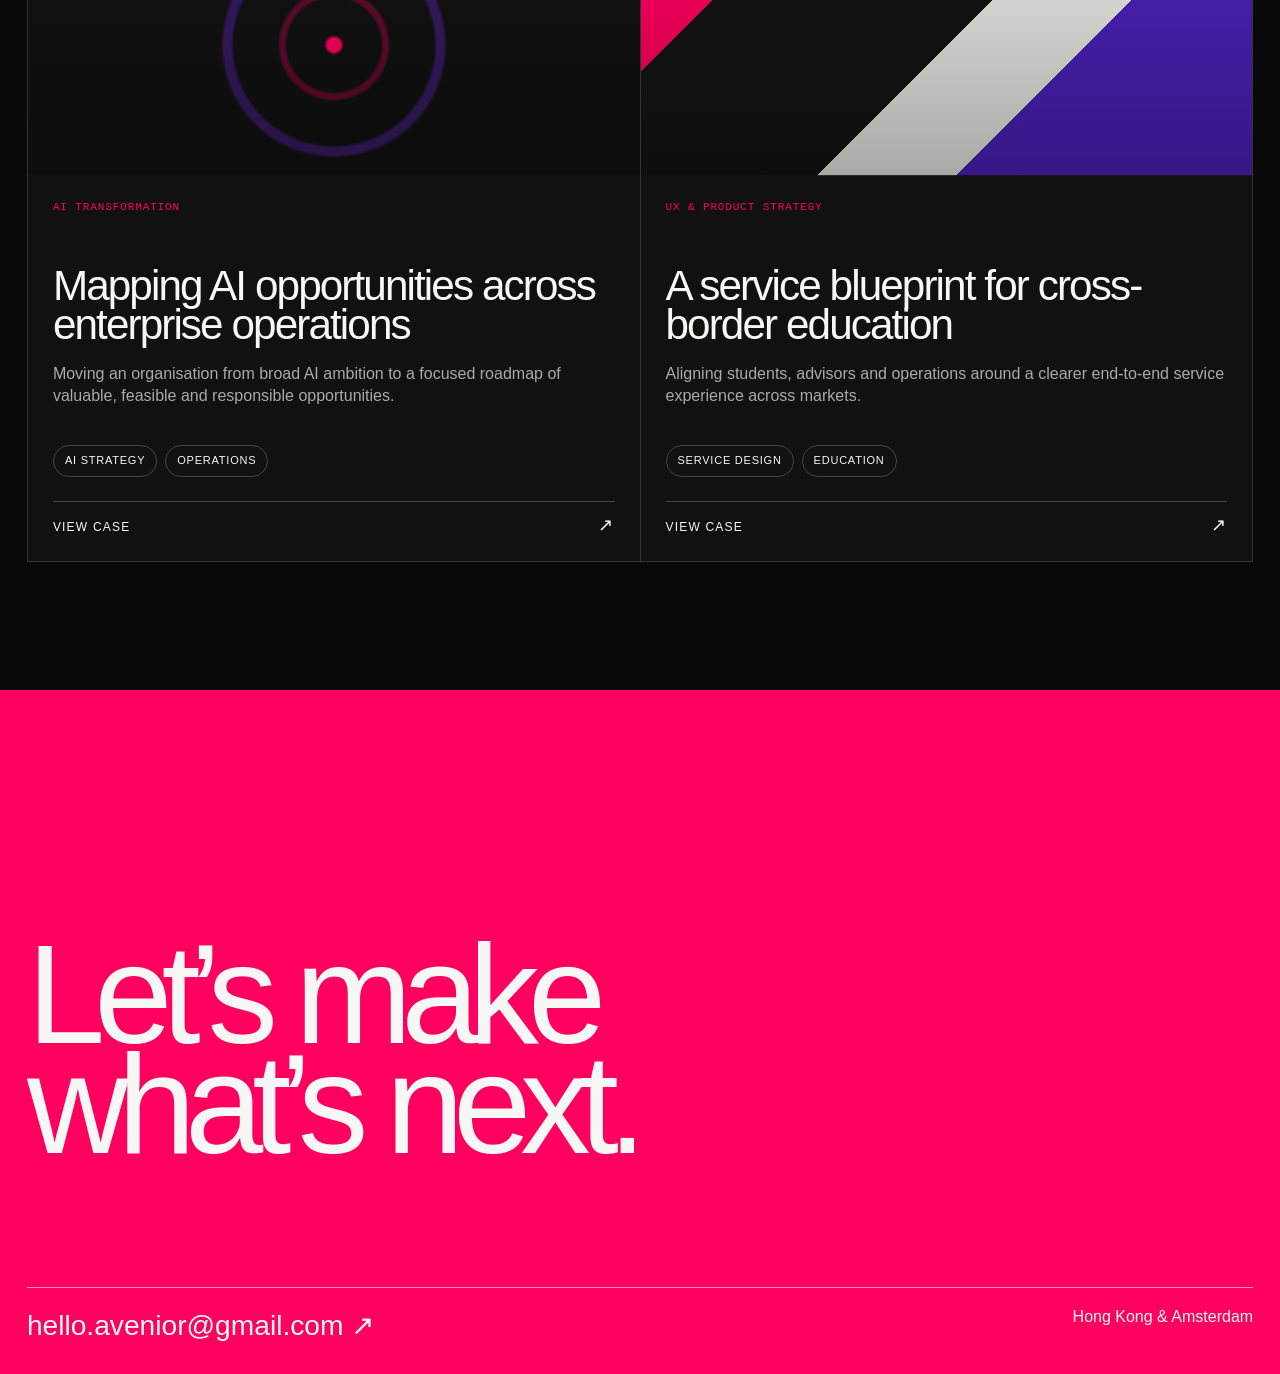
<file: clients.html>
<!doctype html>
<html lang="en">
<head>
  <meta charset="utf-8">
  <meta name="viewport" content="width=device-width,initial-scale=1">
  <meta name="description" content="Selected Avenior client work across education, UX, AI transformation, brand, marketing and design.">
  <meta name="theme-color" content="#090909">
  <title>Clients — Avenior</title>
  <link rel="icon" type="image/svg+xml" href="assets/avenior-mark.svg">
  <style>
  @font-face{font-family:AveniorSans;src:local("Helvetica Neue");font-weight:300 700}
  :root{--ink:#090909;--white:#f7f7f5;--pink:#ff005e;--gray:#a5a5a2;--line:#333;--pad:clamp(18px,2.1vw,36px)}
  *{box-sizing:border-box}html{scroll-behavior:smooth;background:var(--ink)}body{margin:0;background:var(--ink);color:var(--white);font:300 16px/1.4 AveniorSans,Helvetica,Arial,"PingFang SC",sans-serif}a{color:inherit;text-decoration:none}button{font:inherit;color:inherit}::selection{background:var(--pink);color:#fff}
  .nav{position:fixed;inset:0 0 auto;z-index:20;height:82px;display:flex;align-items:center;justify-content:space-between;padding:0 var(--pad);background:linear-gradient(#090909d9,transparent);color:#fff}.brand{width:142px;line-height:0}.brand img{display:block;width:100%}.navlinks{display:flex;align-items:center;gap:28px;text-transform:uppercase;font-size:11px;letter-spacing:.1em}.navlinks button{border:0;background:none;padding:0;cursor:pointer;text-transform:uppercase;letter-spacing:.1em}.active{color:var(--pink)}.lang-switch{display:flex;align-items:center;gap:7px}.lang-switch svg{width:15px;height:15px;stroke:currentColor}.contact-button{border:1px solid rgba(255,255,255,.7);border-radius:999px;padding:11px 17px!important;transition:background .25s,color .25s}.contact-button:hover{background:#fff;color:#090909}
  .hero{min-height:82svh;padding:150px var(--pad) 42px;display:flex;flex-direction:column;justify-content:space-between;overflow:hidden;position:relative;border-bottom:1px solid var(--line)}.hero:before{content:"";position:absolute;inset:-20% -5%;background:radial-gradient(ellipse at 78% 18%,#ff005e88 0 5%,transparent 24%),radial-gradient(ellipse at 62% 42%,#5825ff66 0 6%,transparent 28%),repeating-radial-gradient(ellipse at 72% 25%,transparent 0 34px,#ff005e22 36px 38px,transparent 41px 68px);filter:blur(1px);animation:flow 15s ease-in-out infinite alternate;pointer-events:none}.hero-inner,.hero-foot{position:relative;z-index:1}.eyebrow{color:var(--pink);font:400 11px/1.2 monospace;letter-spacing:.12em;text-transform:uppercase}.hero h1{font-size:clamp(82px,13vw,210px);font-weight:300;line-height:.76;letter-spacing:-.085em;margin:24px 0 0;max-width:1250px}.hero h1 span{color:#777}.hero-foot{display:grid;grid-template-columns:1fr minmax(280px,460px);gap:8vw;align-items:end;border-top:1px solid #ffffff72;padding-top:17px}.hero-foot p{margin:0;font-size:clamp(18px,1.5vw,25px);line-height:1.15}.hero-foot small{text-transform:uppercase;letter-spacing:.1em}@keyframes flow{to{transform:translate3d(-3%,5%,0) scale(1.07)}}
  .stories{padding:clamp(110px,10vw,170px) var(--pad);background:var(--white);color:var(--ink)}.stories-head{display:grid;grid-template-columns:1fr minmax(270px,500px);gap:8vw;align-items:end;margin-bottom:70px}.stories-head h2{margin:0;font-size:clamp(58px,8vw,126px);font-weight:300;line-height:.82;letter-spacing:-.07em}.stories-head p{margin:0;color:#6d6d6a}.story-list{display:grid;gap:90px}.story-card{display:grid;grid-template-columns:minmax(0,1fr) minmax(0,1.05fr);gap:clamp(28px,6vw,90px);align-items:center;padding-bottom:90px;border-bottom:1px solid #ccc}.story-card:nth-child(even) .story-media{order:2}.story-media{display:block;aspect-ratio:4/3;overflow:hidden;background:#0b0b0b}.story-media img{display:block;width:100%;height:100%;object-fit:cover;object-position:center 23%;transition:transform .7s cubic-bezier(.16,1,.3,1),filter .5s ease}.story-media.type{padding:clamp(28px,5vw,70px);display:flex;flex-direction:column;justify-content:center;position:relative;background:radial-gradient(circle at 80% 18%,#ff005e99,transparent 23%),radial-gradient(circle at 18% 80%,#4a22b899,transparent 25%),#090909;color:#fff}.story-media.type:after{content:"✦";position:absolute;right:8%;bottom:7%;color:var(--pink);font-size:clamp(50px,8vw,120px)}.story-media.type small{color:var(--pink);font:400 11px monospace;letter-spacing:.12em;text-transform:uppercase}.story-media.type strong{max-width:600px;margin-top:20px;font-size:clamp(34px,5vw,72px);font-weight:300;line-height:.88;letter-spacing:-.06em}.story-kicker{color:var(--pink);font:400 11px monospace;letter-spacing:.12em;text-transform:uppercase}.story-copy h3{font-size:clamp(38px,5.2vw,78px);font-weight:300;line-height:.93;letter-spacing:-.06em;margin:22px 0}.story-copy h3 a:hover{color:var(--pink)}.story-meta{display:flex;align-items:center;flex-wrap:wrap;gap:10px 20px;color:#777;font-size:13px}.story-meta span+span:before,.story-meta .counterapi:before{content:"/";margin-right:20px;color:#aaa}.story-meta .counterapi{display:inline-flex!important;align-items:center!important;min-height:0!important;color:#777!important;font:300 13px/1.2 AveniorSans,Helvetica,Arial,sans-serif!important;background:transparent!important;border:0!important;padding:0!important;box-shadow:none!important}.story-meta .counterapi *{color:inherit!important;font:inherit!important;background:transparent!important;border:0!important;padding:0!important;box-shadow:none!important}.story-copy>p{color:#666;font-size:clamp(16px,1.45vw,22px);max-width:660px}.story-actions{margin-top:30px;padding-top:18px;border-top:1px solid #ccc;display:flex;align-items:center;justify-content:space-between;gap:20px}.story-read{text-transform:uppercase;letter-spacing:.1em;font-size:12px}.story-share{display:flex;gap:7px}.story-share a,.story-share button{width:36px;height:36px;border:1px solid #bbb;border-radius:50%;background:transparent;display:grid;place-items:center;font-size:10px;cursor:pointer;transition:.2s ease}.story-share a:hover,.story-share button:hover{background:var(--pink);border-color:var(--pink);color:#fff;transform:translateY(-2px)}@media(hover:hover){.story-card:hover .story-media img{transform:scale(1.035);filter:saturate(1.08)}}
  .work{padding:clamp(110px,10vw,170px) var(--pad)}.work-head{display:grid;grid-template-columns:1fr 1fr;gap:8vw;margin-bottom:70px;align-items:end}.work-head h2{font-size:clamp(58px,8vw,126px);font-weight:300;line-height:.82;letter-spacing:-.07em;margin:0}.work-head p{color:var(--gray);max-width:520px;margin:0}.cards{display:grid;grid-template-columns:repeat(2,minmax(0,1fr));gap:1px;background:var(--line);border:1px solid var(--line)}.card{background:#111;min-height:590px;display:flex;flex-direction:column;overflow:hidden;position:relative;isolation:isolate;transition:transform .55s cubic-bezier(.16,1,.3,1),background-color .45s ease,box-shadow .55s cubic-bezier(.16,1,.3,1)}.card:before{content:"";position:absolute;z-index:3;inset:0;border:1px solid transparent;pointer-events:none;transition:border-color .45s ease,box-shadow .45s ease}.visual{height:260px;position:relative;overflow:hidden;background:#151515;transform:scale(1.001);transform-origin:center;transition:transform .8s cubic-bezier(.16,1,.3,1),filter .6s ease}.visual:before{content:"";position:absolute;z-index:1;inset:-35%;background:linear-gradient(110deg,transparent 35%,rgba(255,255,255,.2) 49%,transparent 63%);transform:translateX(-75%) rotate(4deg);transition:transform .85s cubic-bezier(.16,1,.3,1)}.visual:after{content:"";position:absolute;inset:0;background:linear-gradient(180deg,transparent,#0004);transition:background .45s ease}.v1{background:radial-gradient(circle at 72% 35%,#fff 0 3%,#ff005e 4% 8%,transparent 9%),repeating-radial-gradient(circle at 72% 35%,#242424 0 18px,#ff005e 20px 22px,#101010 24px 43px)}.v2{background:linear-gradient(120deg,#171717 0 40%,#ff005e 40% 52%,#232323 52% 67%,#531bff 67%)}.v3{background:repeating-linear-gradient(160deg,#101010 0 22px,#292929 24px 42px,#ff005e 43px 45px)}.v4{background:radial-gradient(ellipse at 20% 70%,#09d9f388,transparent 30%),radial-gradient(ellipse at 78% 30%,#ff005eaa,transparent 28%),#111}.v5{background:conic-gradient(from 210deg at 55% 50%,#121212,#ff005e,#2e1e68,#111,#121212)}.v6{background:repeating-linear-gradient(90deg,#151515 0 36px,#ff005e 38px 40px,#222 42px 80px)}.v7{background:radial-gradient(circle at 50% 50%,#ff005e 0 2%,transparent 3% 14%,#ff005e55 15% 16%,transparent 17% 30%,#7b2cff55 31% 33%,#111 34%)}.v8{background:linear-gradient(135deg,#ff005e 0 18%,#131313 18% 50%,#e7e7e2 50% 66%,#4821b6 66%)}
  .card-body{padding:25px;display:flex;flex:1;flex-direction:column}.meta{display:flex;justify-content:space-between;gap:20px;color:var(--pink);font:400 11px/1.3 monospace;letter-spacing:.08em;text-transform:uppercase}.card h3{font-size:clamp(30px,3.3vw,51px);font-weight:300;line-height:.93;letter-spacing:-.045em;margin:52px 0 18px;max-width:680px;transition:transform .5s cubic-bezier(.16,1,.3,1),color .35s ease}.card p{color:#aaa;max-width:560px;margin:0;transition:color .35s ease}.tags{display:flex;flex-wrap:wrap;gap:8px;margin-top:auto;padding-top:38px}.tag{border:1px solid #444;border-radius:999px;padding:7px 11px;font-size:11px;text-transform:uppercase;letter-spacing:.07em;transition:border-color .35s ease,background-color .35s ease}.read{margin-top:24px;border:0;border-top:1px solid #444;background:none;padding:17px 0 0;display:flex;justify-content:space-between;cursor:pointer;text-align:left;text-transform:uppercase;font-size:12px;letter-spacing:.1em;transition:color .3s ease,border-color .35s ease}.read span:last-child{font-size:18px;line-height:.7;transition:transform .45s cubic-bezier(.16,1,.3,1)}.read:hover{color:var(--pink)}
  @media(hover:hover) and (pointer:fine){.card:hover,.card:focus-within{z-index:2;transform:translateY(-7px);background:#151515;box-shadow:0 22px 55px #0009,0 0 34px rgba(255,0,94,.11)}.card:hover:before,.card:focus-within:before{border-color:rgba(255,0,94,.55);box-shadow:inset 0 0 34px rgba(255,0,94,.055)}.card:hover .visual,.card:focus-within .visual{transform:scale(1.045);filter:saturate(1.18) brightness(1.08)}.card:hover .visual:before,.card:focus-within .visual:before{transform:translateX(78%) rotate(4deg)}.card:hover .visual:after,.card:focus-within .visual:after{background:linear-gradient(180deg,transparent 42%,rgba(0,0,0,.48))}.card:hover h3,.card:focus-within h3{transform:translateX(7px);color:#fff}.card:hover p,.card:focus-within p{color:#c7c7c4}.card:hover .tag,.card:focus-within .tag{border-color:#666;background:#ffffff05}.card:hover .read,.card:focus-within .read{color:var(--pink);border-color:rgba(255,0,94,.55)}.card:hover .read span:last-child,.card:focus-within .read span:last-child{transform:translate3d(6px,-6px,0) rotate(5deg)}}
  dialog{width:min(880px,calc(100% - 36px));max-height:88svh;border:1px solid #444;padding:0;background:#111;color:#fff;box-shadow:0 30px 100px #000b}dialog::backdrop{background:#000b;backdrop-filter:blur(8px)}.modal{padding:clamp(25px,5vw,62px)}.modal-top{display:flex;align-items:center;justify-content:space-between;color:var(--pink);font:400 11px monospace;text-transform:uppercase;letter-spacing:.1em}.close{width:44px;height:44px;border:1px solid #555;border-radius:50%;background:none;cursor:pointer;font-size:20px}.modal h2{font-size:clamp(44px,7vw,84px);font-weight:300;line-height:.88;letter-spacing:-.06em;margin:54px 0 34px}.modal-grid{display:grid;grid-template-columns:1fr 1fr;gap:34px;border-top:1px solid #444;padding-top:26px}.modal-grid div{color:#aaa}.modal-grid b{display:block;color:#fff;font-weight:400;margin-bottom:9px}.confidential{color:#777;font-size:13px;margin:42px 0 0}
  .cta{min-height:76svh;background:var(--pink);padding:110px var(--pad) 28px;display:flex;flex-direction:column;justify-content:space-between}.cta h2{font-size:clamp(76px,11vw,180px);font-weight:300;line-height:.78;letter-spacing:-.078em;margin:0}.cta-bottom{display:flex;justify-content:space-between;gap:30px;border-top:1px solid #ffffff8f;padding-top:18px}.cta-bottom a{font-size:clamp(22px,2.2vw,35px)}
  @media(max-width:900px){.navlinks a{display:none}.navlinks .active{display:inline-flex}.hero h1{font-size:18vw}.hero-foot,.work-head,.stories-head{grid-template-columns:1fr;gap:30px}.story-card{grid-template-columns:1fr;gap:30px}.story-card:nth-child(even) .story-media{order:0}.cards{grid-template-columns:1fr}.card{min-height:520px}.modal-grid{grid-template-columns:1fr}.work-head p{font-size:16px}}
  @media(max-width:560px){.nav{height:64px}.brand{width:112px}.navlinks{gap:14px}.hero{padding-top:120px;min-height:72svh}.hero-foot small{display:none}.visual{height:210px}.cta-bottom{flex-direction:column}.contact-button{padding:9px 12px!important}.card h3{margin-top:38px}}
  @media(prefers-reduced-motion:reduce){html{scroll-behavior:auto}.hero:before{animation:none}.card,.card:before,.visual,.visual:before,.visual:after,.card h3,.card p,.tag,.read,.read span:last-child{transition:none!important}.card:hover,.card:focus-within,.card:hover .visual,.card:focus-within .visual,.card:hover h3,.card:focus-within h3,.card:hover .read span:last-child,.card:focus-within .read span:last-child{transform:none!important}}
  </style>
</head>
<body>
  <header class="nav"><a class="brand" href="index.html#home"><img src="assets/avenior-logo.svg" alt="Avenior"></a><nav class="navlinks"><a href="index.html#services" data-i18n="navServices">Services</a><a class="active" href="clients.html" data-i18n="navClients">Clients</a><a href="index.html#about" data-i18n="navAbout">About us</a><button id="lang" class="lang-switch" aria-label="Switch language"><svg viewBox="0 0 24 24" fill="none" aria-hidden="true"><circle cx="12" cy="12" r="9"/><path d="M3 12h18M12 3c3 3.5 3 14 0 18M12 3c-3 3.5-3 14 0 18"/></svg><span>中文</span></button><a class="contact-button" href="contact.html" data-i18n="navContact">Contact us</a></nav></header>
  <main>
    <section class="hero"><div class="hero-inner"><h1 data-i18n="hero">Ideas into<br><span>outcomes.</span></h1></div><div class="hero-foot"><small>Avenior / Client stories</small><p data-i18n="intro">A selection of challenges we have helped people, teams and organisations move through. Client names are withheld where engagements are confidential.</p></div></section>
    <section class="stories"><div class="stories-head"><h2 data-i18n="userTitle">User<br>stories.</h2><p data-i18n="userIntro">Long-form stories about the people who changed direction, built new capability and moved their ideas into the world.</p></div>
      <div class="story-list">
        <article class="story-card"><a class="story-media" href="stories/quinn-ux-engineer.html"><img src="assets/quinn-story-cover-v2.png" alt="Quinn designing a digital product between a rainy London evening and a warm Amsterdam morning"></a><div class="story-copy"><span class="story-kicker" data-i18n="storyCareer">Career transformation</span><h3><a href="stories/quinn-ux-engineer.html" data-i18n="quinnTitle">From 0 offers to UX Engineer in the Netherlands.</a></h3><div class="story-meta"><span>October 27, 2026</span><div class="counterapi" data-counter-key="quinn-ux-engineer" data-counter-readonly="true">— total views</div></div><p data-i18n="quinnIntro">After roughly 2,000 applications and zero offers, Quinn rebuilt her portfolio, positioning and job-search strategy—then created a path from volunteer work to an international UX Engineer role.</p><div class="story-actions"><a class="story-read" href="stories/quinn-ux-engineer.html" data-i18n="readStory">Read story ↗</a><div class="story-share" data-url="https://avenior.co/stories/quinn-ux-engineer.html" data-title="From 0 offers to UX Engineer in the Netherlands"><a data-platform="linkedin" aria-label="Share Quinn’s story on LinkedIn">in</a><a data-platform="x" aria-label="Share Quinn’s story on X">X</a><a data-platform="facebook" aria-label="Share Quinn’s story on Facebook">f</a><button data-platform="copy" aria-label="Copy Quinn’s story link">↗</button></div></div></div></article>
        <article class="story-card"><a class="story-media" href="stories/fay-dubai-art-brand.html"><img src="assets/fay-art-brand-cover.png" alt="Fay building an art brand website in a Dubai studio at sunset"></a><div class="story-copy"><span class="story-kicker" data-i18n="storyEducation">AI education &amp; entrepreneurship</span><h3><a href="stories/fay-dubai-art-brand.html" data-i18n="cohortTitle">After three years of thinking, her art brand finally began.</a></h3><div class="story-meta"><span>October 27, 2026</span><div class="counterapi" data-counter-key="fay-dubai-art-brand" data-counter-readonly="true">— total views</div></div><p data-i18n="cohortIntro">Fay had the artists, the market insight and a long-held idea. With no technology background, she used AI, brand guidance and one-to-one feedback to turn it into a website plan she could finally act on.</p><div class="story-actions"><a class="story-read" href="stories/fay-dubai-art-brand.html" data-i18n="readStory">Read story ↗</a><div class="story-share" data-url="https://avenior.co/stories/fay-dubai-art-brand.html" data-title="After three years of thinking, her art brand finally began"><a data-platform="linkedin" aria-label="Share Fay’s story on LinkedIn">in</a><a data-platform="x" aria-label="Share Fay’s story on X">X</a><a data-platform="facebook" aria-label="Share Fay’s story on Facebook">f</a><button data-platform="copy" aria-label="Copy Fay’s story link">↗</button></div></div></div></article>
      </div>
    </section>
    <section class="work"><div class="work-head"><h2 data-i18n="workTitle">Client<br>stories.</h2><p data-i18n="workIntro">Across education, product, AI and brand, our work starts with the real problem and ends with capability that lasts.</p></div>
      <div class="cards">
        <article class="card" data-title="Career direction for global design talent" data-challenge="Talented students and early-career designers needed a clearer path into competitive international programmes and roles." data-response="A structured mentoring journey combining portfolio strategy, interview practice, career positioning and practical feedback." data-outcome="Stronger applications, clearer professional narratives and the confidence to make better career decisions."><div class="visual v1"></div><div class="card-body"><div class="meta"><span data-i18n="c1cat">Education & capability</span></div><h3 data-i18n="c1title">Career direction for global design talent</h3><p data-i18n="c1desc">Mentoring students and early-career designers to clarify their story, strengthen their portfolio and navigate international opportunities.</p><div class="tags"><span class="tag">Mentoring</span><span class="tag">Career strategy</span></div><button class="read" type="button"><span data-i18n="read">View case</span><span>↗</span></button></div></article>
        <article class="card" data-title="Building a focused talent pipeline for an AI scale-up" data-challenge="A growing AI company needed access to relevant product and design talent without adding noise to an already stretched hiring process." data-response="We clarified role requirements, mapped candidate profiles and connected the company with a more focused pool of suitable talent." data-outcome="A clearer hiring brief and a more relevant, efficient route from talent discovery to conversation."><div class="visual v2"></div><div class="card-body"><div class="meta"><span data-i18n="c2cat">Education & capability</span></div><h3 data-i18n="c2title">Building a focused talent pipeline for an AI scale-up</h3><p data-i18n="c2desc">Connecting an AI business with product and design talent through sharper role definition and targeted candidate matching.</p><div class="tags"><span class="tag">Talent</span><span class="tag">AI</span></div><button class="read" type="button"><span data-i18n="read">View case</span><span>↗</span></button></div></article>
        <article class="card" data-title="Reframing onboarding for a FinTech product" data-challenge="A complex product journey asked too much of new users too early, creating uncertainty and unnecessary friction." data-response="We mapped the journey, prioritised trust-building moments and redesigned the experience around progressive understanding." data-outcome="A clearer onboarding direction aligned around user confidence, business needs and measurable product decisions."><div class="visual v3"></div><div class="card-body"><div class="meta"><span data-i18n="c3cat">UX & product strategy</span></div><h3 data-i18n="c3title">Reframing onboarding for a FinTech product</h3><p data-i18n="c3desc">Turning a complex customer journey into a simpler product direction grounded in trust, clarity and human needs.</p><div class="tags"><span class="tag">UX strategy</span><span class="tag">FinTech</span></div><button class="read" type="button"><span data-i18n="read">View case</span><span>↗</span></button></div></article>
        <article class="card" data-title="Designing an AI-assisted research workflow" data-challenge="A product team wanted to use AI in research without losing judgement, context or the voice of the customer." data-response="We redesigned the workflow around human checkpoints, reusable prompts and clear principles for evidence and accountability." data-outcome="A practical operating model that accelerated synthesis while keeping researchers in control of interpretation."><div class="visual v4"></div><div class="card-body"><div class="meta"><span data-i18n="c4cat">AI transformation</span></div><h3 data-i18n="c4title">Designing an AI-assisted research workflow</h3><p data-i18n="c4desc">Helping a product team use AI to accelerate research while preserving human judgement, context and accountability.</p><div class="tags"><span class="tag">AI workflow</span><span class="tag">Research</span></div><button class="read" type="button"><span data-i18n="read">View case</span><span>↗</span></button></div></article>
        <article class="card" data-title="A brand system for an emerging technology venture" data-challenge="An ambitious technology venture needed a credible identity that could communicate complexity without feeling generic or over-engineered." data-response="We established positioning, visual principles and a flexible design language for digital, social and presentation contexts." data-outcome="A distinctive and coherent brand foundation ready to support growth, partnerships and future product stories."><div class="visual v5"></div><div class="card-body"><div class="meta"><span data-i18n="c5cat">Brand, marketing & design</span></div><h3 data-i18n="c5title">A brand system for an emerging technology venture</h3><p data-i18n="c5desc">Creating a distinctive identity and flexible visual system for a technology business moving into its next stage.</p><div class="tags"><span class="tag">Brand strategy</span><span class="tag">Identity</span></div><button class="read" type="button"><span data-i18n="read">View case</span><span>↗</span></button></div></article>
        <article class="card" data-title="A social content engine for B2B technology" data-challenge="A B2B team had deep expertise but no repeatable way to translate it into relevant, recognisable social content." data-response="We created content pillars, editorial formats and a lightweight production system built around the team's real knowledge." data-outcome="A more consistent brand voice and a practical system for turning expertise into useful market-facing content."><div class="visual v6"></div><div class="card-body"><div class="meta"><span data-i18n="c6cat">Brand, marketing & design</span></div><h3 data-i18n="c6title">A social content engine for B2B technology</h3><p data-i18n="c6desc">Transforming technical expertise into a repeatable social media and content system that builds recognition and trust.</p><div class="tags"><span class="tag">Social media</span><span class="tag">Content</span></div><button class="read" type="button"><span data-i18n="read">View case</span><span>↗</span></button></div></article>
        <article class="card" data-title="Mapping AI opportunities across enterprise operations" data-challenge="Leaders saw broad AI potential but lacked a shared view of where to begin and how to distinguish value from novelty." data-response="We mapped workflows, prioritised opportunities and framed a staged roadmap around impact, feasibility and responsible adoption." data-outcome="A shared decision framework and a focused set of next experiments grounded in real operational needs."><div class="visual v7"></div><div class="card-body"><div class="meta"><span data-i18n="c7cat">AI transformation</span></div><h3 data-i18n="c7title">Mapping AI opportunities across enterprise operations</h3><p data-i18n="c7desc">Moving an organisation from broad AI ambition to a focused roadmap of valuable, feasible and responsible opportunities.</p><div class="tags"><span class="tag">AI strategy</span><span class="tag">Operations</span></div><button class="read" type="button"><span data-i18n="read">View case</span><span>↗</span></button></div></article>
        <article class="card" data-title="A service blueprint for cross-border education" data-challenge="Students, advisors and partners experienced the same service as disconnected moments across multiple channels and regions." data-response="We visualised the end-to-end journey, surfaced operational gaps and defined a service blueprint around the moments that matter most." data-outcome="A shared view of the experience and a prioritised direction for improving both front-stage and behind-the-scenes delivery."><div class="visual v8"></div><div class="card-body"><div class="meta"><span data-i18n="c8cat">UX & product strategy</span></div><h3 data-i18n="c8title">A service blueprint for cross-border education</h3><p data-i18n="c8desc">Aligning students, advisors and operations around a clearer end-to-end service experience across markets.</p><div class="tags"><span class="tag">Service design</span><span class="tag">Education</span></div><button class="read" type="button"><span data-i18n="read">View case</span><span>↗</span></button></div></article>
      </div>
    </section>
    <section class="cta"><span class="eyebrow" data-i18n="ctaTop">Have a challenge in mind?</span><h2 data-i18n="ctaTitle">Let’s make<br>what’s next.</h2><div class="cta-bottom"><a href="mailto:hello.avenior@gmail.com">hello.avenior@gmail.com ↗</a><span>Hong Kong &amp; Amsterdam</span></div></section>
  </main>
  <dialog id="case-dialog"><div class="modal"><div class="modal-top"><span id="modal-category">Avenior / Client story</span><button class="close" type="button" aria-label="Close case study">×</button></div><h2 id="modal-title"></h2><div class="modal-grid"><div><b data-i18n="challenge">Challenge</b><span id="modal-challenge"></span></div><div><b data-i18n="response">Our response</b><span id="modal-response"></span></div><div><b data-i18n="outcome">Outcome</b><span id="modal-outcome"></span></div></div><p class="confidential" data-i18n="confidential">Selected details have been generalised to respect client confidentiality.</p></div></dialog>
  <script>
  const ZH={navServices:'服务',navClients:'客户案例',navAbout:'关于我们',navContact:'联系我们',hero:'从想法到<br><span>成果。</span>',intro:'我们帮助个人、团队和组织穿越复杂挑战。部分项目因保密要求已隐去客户名称。',userTitle:'用户<br>故事。',userIntro:'记录真实的人如何改变方向、建立新能力，并把想法带到世界。',storyCareer:'职业转型',storyEducation:'AI 教育与创业',quinnTitle:'从 0 offer 到荷兰 UX Engineer。',quinnIntro:'在约 2,000 份申请、0 offer 之后，Quinn 重新搭建作品集、职业定位和求职策略，从志愿者项目一路走向国际 UX Engineer 职位。',cohortTitle:'想了三年，她的艺术品牌终于开始了。',cohortIntro:'Fay 已经拥有艺术家资源、市场观察和一个想了很久的商业点子。没有技术背景的她，通过 AI、品牌指导和一对一反馈，把想法变成了终于可以开始行动的网站计划。',readStory:'阅读故事 ↗',workTitle:'客户<br>案例。',workIntro:'从教育、产品到 AI 与品牌，我们从真正的问题出发，以可持续的能力为终点。',read:'查看案例',c1cat:'教育与能力建设',c1title:'为全球设计人才明确职业方向',c1desc:'帮助学生和职场新人理清故事、完善作品集，并把握国际发展机会。',c2cat:'教育与能力建设',c2title:'为 AI 成长企业建立精准人才通道',c2desc:'通过更清晰的角色定义和定向匹配，连接 AI 企业与产品、设计人才。',c3cat:'UX 与产品战略',c3title:'重新设计金融科技产品的新手体验',c3desc:'把复杂的客户旅程转化为以信任、清晰和人的需求为核心的产品方向。',c4cat:'AI 转型',c4title:'设计 AI 辅助的用户研究流程',c4desc:'帮助产品团队借助 AI 提高研究效率，同时保留人的判断、语境与责任。',c5cat:'品牌、营销与设计',c5title:'为新兴科技企业打造品牌系统',c5desc:'为进入新阶段的科技企业建立鲜明身份与灵活的视觉系统。',c6cat:'品牌、营销与设计',c6title:'为 B2B 科技品牌建立社交内容引擎',c6desc:'把技术专业知识转化为可复用的社交媒体与内容系统，持续建立认知和信任。',c7cat:'AI 转型',c7title:'绘制企业运营中的 AI 机会地图',c7desc:'帮助组织从广泛的 AI 愿景走向兼具价值、可行性与责任感的聚焦路线图。',c8cat:'UX 与产品战略',c8title:'为跨境教育构建服务蓝图',c8desc:'围绕更清晰的跨市场端到端服务体验，对齐学生、顾问与运营团队。',ctaTop:'心中已有一个挑战？',ctaTitle:'一起创造<br>下一步。',challenge:'挑战',response:'我们的回应',outcome:'成果',confidential:'为尊重客户保密要求，部分细节已作概括处理。'};
  const EN={};document.querySelectorAll('[data-i18n]').forEach(el=>EN[el.dataset.i18n]=el.innerHTML);const langBtn=document.querySelector('#lang'),langLabel=langBtn.querySelector('span');function setLanguage(lang){const dict=lang==='zh'?ZH:EN;document.querySelectorAll('[data-i18n]').forEach(el=>el.innerHTML=dict[el.dataset.i18n]);document.documentElement.lang=lang==='zh'?'zh-CN':'en';langLabel.textContent=lang==='zh'?'EN':'中文';localStorage.setItem('avenior-lang',lang)}langBtn.addEventListener('click',()=>setLanguage(document.documentElement.lang.startsWith('zh')?'en':'zh'));setLanguage(localStorage.getItem('avenior-lang')||'en');
  const dialog=document.querySelector('#case-dialog'),modalTitle=document.querySelector('#modal-title'),modalChallenge=document.querySelector('#modal-challenge'),modalResponse=document.querySelector('#modal-response'),modalOutcome=document.querySelector('#modal-outcome');document.querySelectorAll('.read').forEach(button=>button.addEventListener('click',()=>{const card=button.closest('.card');modalTitle.textContent=card.dataset.title;modalChallenge.textContent=card.dataset.challenge;modalResponse.textContent=card.dataset.response;modalOutcome.textContent=card.dataset.outcome;dialog.showModal()}));document.querySelector('.close').addEventListener('click',()=>dialog.close());dialog.addEventListener('click',event=>{if(event.target===dialog)dialog.close()});
  document.querySelectorAll('.story-share').forEach(group=>{group.querySelectorAll('[data-platform]').forEach(control=>{const platform=control.dataset.platform,url=group.dataset.url,title=group.dataset.title;if(platform==='copy'){control.addEventListener('click',async()=>{try{await navigator.clipboard.writeText(url);control.textContent='✓';setTimeout(()=>control.textContent='↗',1600)}catch(error){location.href=url}});return}const targets={linkedin:`https://www.linkedin.com/sharing/share-offsite/?url=${encodeURIComponent(url)}`,x:`https://twitter.com/intent/tweet?url=${encodeURIComponent(url)}&text=${encodeURIComponent(title)}`,facebook:`https://www.facebook.com/sharer/sharer.php?u=${encodeURIComponent(url)}`};control.href=targets[platform];control.addEventListener('click',event=>{event.preventDefault();window.open(control.href,'share','width=720,height=560,noopener,noreferrer')})})});
  </script>
  <script src="assets/counter.js"></script>
</body>
</html>
</file>
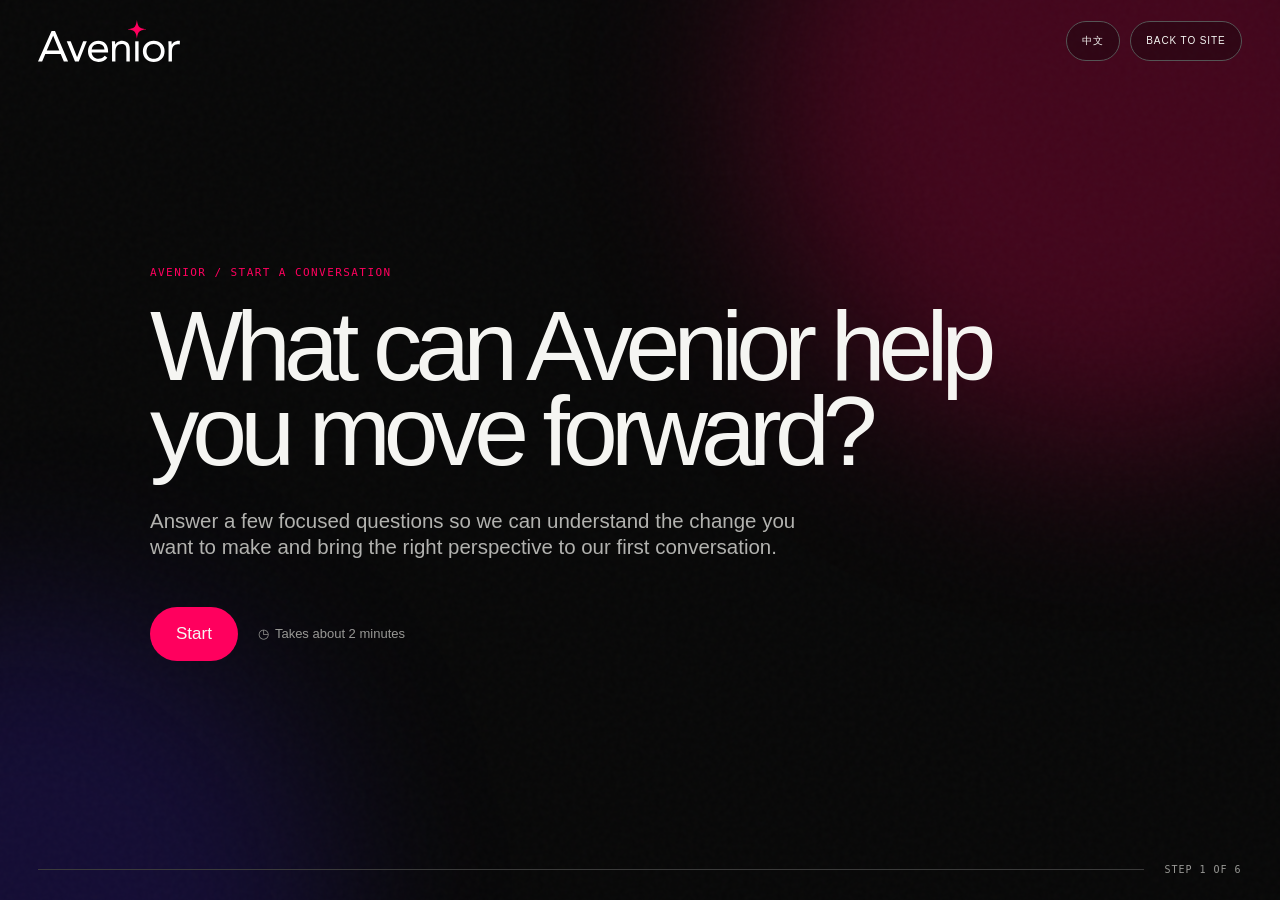
<file: contact.html>
<!doctype html>
<html lang="en">
<head><meta charset="utf-8"><meta name="viewport" content="width=device-width,initial-scale=1"><meta name="description" content="Start a conversation with Avenior about education, UX, AI transformation, brand, marketing or design."><meta name="theme-color" content="#080808"><title>Contact Avenior — Start a conversation</title><link rel="canonical" href="https://avenior.co/contact.html"><link rel="icon" type="image/svg+xml" href="assets/avenior-mark.svg"><link rel="stylesheet" href="assets/contact.css"></head>
<body><main class="page"><div class="grain" aria-hidden="true"></div><header class="nav"><a class="brand" href="index.html"><img src="assets/avenior-logo.svg" alt="Avenior"></a><div class="nav-actions"><button class="round" id="language" type="button">中文</button><a class="round" href="index.html" data-copy="back">Back to site</a></div></header>
  <form class="form-shell" id="contact-form" novalidate>
    <section class="step is-active" data-step="intro" aria-hidden="false"><span class="kicker" data-copy="introKicker">Avenior / Start a conversation</span><h1 data-copy="introTitle">What can Avenior help you move forward?</h1><p class="intro-copy" data-copy="introBody">Answer a few focused questions so we can understand the change you want to make and bring the right perspective to our first conversation.</p><div class="start-row"><button class="primary" type="button" data-start data-copy="start">Start</button><span class="time" data-copy="time">Takes about 2 minutes</span></div></section>
    <section class="step" data-step="goal" aria-hidden="true"><span class="kicker" data-copy="goalKicker">01 / Your goal</span><h2 data-copy="goalTitle">What would you like to move forward?</h2><div class="choices"><div class="choice"><input id="g1" type="radio" name="goal" value="Education & capability"><label for="g1" data-copy="g1">Education & capability</label></div><div class="choice"><input id="g2" type="radio" name="goal" value="UX & product strategy"><label for="g2" data-copy="g2">UX & product strategy</label></div><div class="choice"><input id="g3" type="radio" name="goal" value="AI transformation"><label for="g3" data-copy="g3">AI transformation</label></div><div class="choice"><input id="g4" type="radio" name="goal" value="Brand, marketing & design"><label for="g4" data-copy="g4">Brand, marketing & design</label></div><div class="choice"><input id="g5" type="radio" name="goal" value="Not sure yet"><label for="g5" data-copy="g5">I’m not sure yet</label></div></div><div class="error" aria-live="polite"></div><div class="step-actions"><button class="primary" type="button" data-next data-copy="next">Continue</button><button class="secondary" type="button" data-back data-copy="edit">Back</button></div></section>
    <section class="step" data-step="details" aria-hidden="true"><span class="kicker" data-copy="detailsKicker">05 / Your contact</span><h2 data-copy="detailsTitle">How can we reach you?</h2><div class="fields"><label class="field"><span data-copy="name">Name *</span><input name="name" autocomplete="name" data-placeholder="namePh" required></label><label class="field"><span data-copy="email">Email *</span><input name="email" type="email" autocomplete="email" data-placeholder="emailPh" required></label><label class="field"><span data-copy="org">Organisation / school</span><input name="org" autocomplete="organization" data-placeholder="orgPh"></label><label class="field"><span data-copy="phone">Phone (optional)</span><input name="phone" type="tel" autocomplete="tel" data-placeholder="phonePh"></label></div><div class="error" aria-live="polite"></div><div class="step-actions"><button class="primary" type="button" data-next data-copy="next">Continue</button><button class="secondary" type="button" data-back data-copy="edit">Back</button></div></section>
    <section class="step" data-step="context" aria-hidden="true"><span class="kicker" data-copy="contextKicker">02 / The challenge</span><h2 data-copy="contextTitle">What are you trying to change, build or solve?</h2><div class="field-wrap"><label class="field"><textarea name="context" data-placeholder="contextPh" required></textarea></label><p class="hint" data-copy="contextHint">A few sentences are enough.</p></div><div class="error" aria-live="polite"></div><div class="step-actions"><button class="primary" type="button" data-next data-copy="next">Continue</button><button class="secondary" type="button" data-back data-copy="edit">Back</button></div></section>
    <section class="step" data-step="support" aria-hidden="true"><span class="kicker" data-copy="supportKicker">03 / The support</span><h2 data-copy="supportTitle">Where could Avenior add the most value?</h2><div class="choices"><div class="choice multi"><input id="s1" type="checkbox" name="support" value="Education, workshops or mentoring"><label for="s1" data-copy="s1">Education, workshops or mentoring</label></div><div class="choice multi"><input id="s2" type="checkbox" name="support" value="UX research, product or service strategy"><label for="s2" data-copy="s2">UX research, product or service strategy</label></div><div class="choice multi"><input id="s3" type="checkbox" name="support" value="AI opportunity, workflow or transformation"><label for="s3" data-copy="s3">AI opportunity, workflow or transformation</label></div><div class="choice multi"><input id="s4" type="checkbox" name="support" value="Brand, social media, marketing or design"><label for="s4" data-copy="s4">Brand, social media, marketing or design</label></div><div class="choice multi"><input id="s5" type="checkbox" name="support" value="Talent search for AI, product or design roles"><label for="s5" data-copy="s5">Talent search for AI, product or design roles</label></div></div><div class="error" aria-live="polite"></div><div class="step-actions"><button class="primary" type="button" data-next data-copy="next">Continue</button><button class="secondary" type="button" data-back data-copy="edit">Back</button></div></section>
    <section class="step" data-step="timeline" aria-hidden="true"><span class="kicker" data-copy="timelineKicker">04 / Timing</span><h2 data-copy="timelineTitle">When would you like to begin?</h2><div class="choices"><div class="choice"><input id="t1" type="radio" name="timeline" value="As soon as possible"><label for="t1" data-copy="t1">As soon as possible</label></div><div class="choice"><input id="t2" type="radio" name="timeline" value="Within 1–3 months"><label for="t2" data-copy="t2">Within 1–3 months</label></div><div class="choice"><input id="t3" type="radio" name="timeline" value="Within 3–6 months"><label for="t3" data-copy="t3">Within 3–6 months</label></div><div class="choice"><input id="t4" type="radio" name="timeline" value="Exploring for now"><label for="t4" data-copy="t4">I’m exploring for now</label></div></div><div class="fields"><label class="field full"><span data-copy="source">How did you hear about us? (optional)</span><input name="source" data-placeholder="sourcePh"></label></div><div class="error" aria-live="polite"></div><div class="step-actions"><button class="primary" type="button" data-next data-copy="next">Continue</button><button class="secondary" type="button" data-back data-copy="edit">Back</button></div></section>
    <section class="step" data-step="review" aria-hidden="true"><span class="kicker" data-copy="reviewKicker">06 / Review</span><h2 data-copy="reviewTitle">Ready to start the conversation?</h2><div class="review"><div><p class="review-note" data-copy="reviewNote">Your answers and contact details will be emailed directly to Avenior.</p><small class="privacy-note" data-copy="privacy">By submitting, you agree that Avenior and its form delivery provider may process these details to respond to your enquiry.</small><div class="step-actions"><button class="primary" id="send-enquiry" type="button" data-copy="sendEnquiry">Send enquiry</button><button class="secondary" type="button" data-back data-copy="edit">Back</button></div><div class="error" id="submit-error" aria-live="polite"></div></div><div class="review-list"><div class="review-row"><small data-copy="reviewGoal">Goal</small><div data-review="goal"></div></div><div class="review-row"><small data-copy="reviewContact">Contact</small><div data-review="contact"></div></div><div class="review-row"><small data-copy="reviewContext">Challenge</small><div data-review="context"></div></div><div class="review-row"><small data-copy="reviewSupport">Support</small><div data-review="support"></div></div><div class="review-row"><small data-copy="reviewTiming">Timing</small><div data-review="timing"></div></div></div></div></section>
    <section class="step" data-step="success" aria-hidden="true"><div class="success-mark">✦</div><span class="kicker" data-copy="successKicker">Enquiry received</span><h2 data-copy="successTitle">Thank you. Your message is on its way to Avenior.</h2><p class="intro-copy" data-copy="successBody">Your contact details and project context have been sent to hello.avenior@gmail.com.</p><div class="success-links"><a id="fallback-email" href="mailto:hello.avenior@gmail.com" data-copy="emailUs">Email Avenior</a><button class="secondary" id="restart" type="button" data-copy="restart">Start again</button></div></section>
  </form><div class="progress-wrap"><div class="progress" aria-hidden="true"><span></span></div><div class="progress-text">Step 1 of 6</div></div></main><script src="assets/contact.js"></script></body></html>
</file>
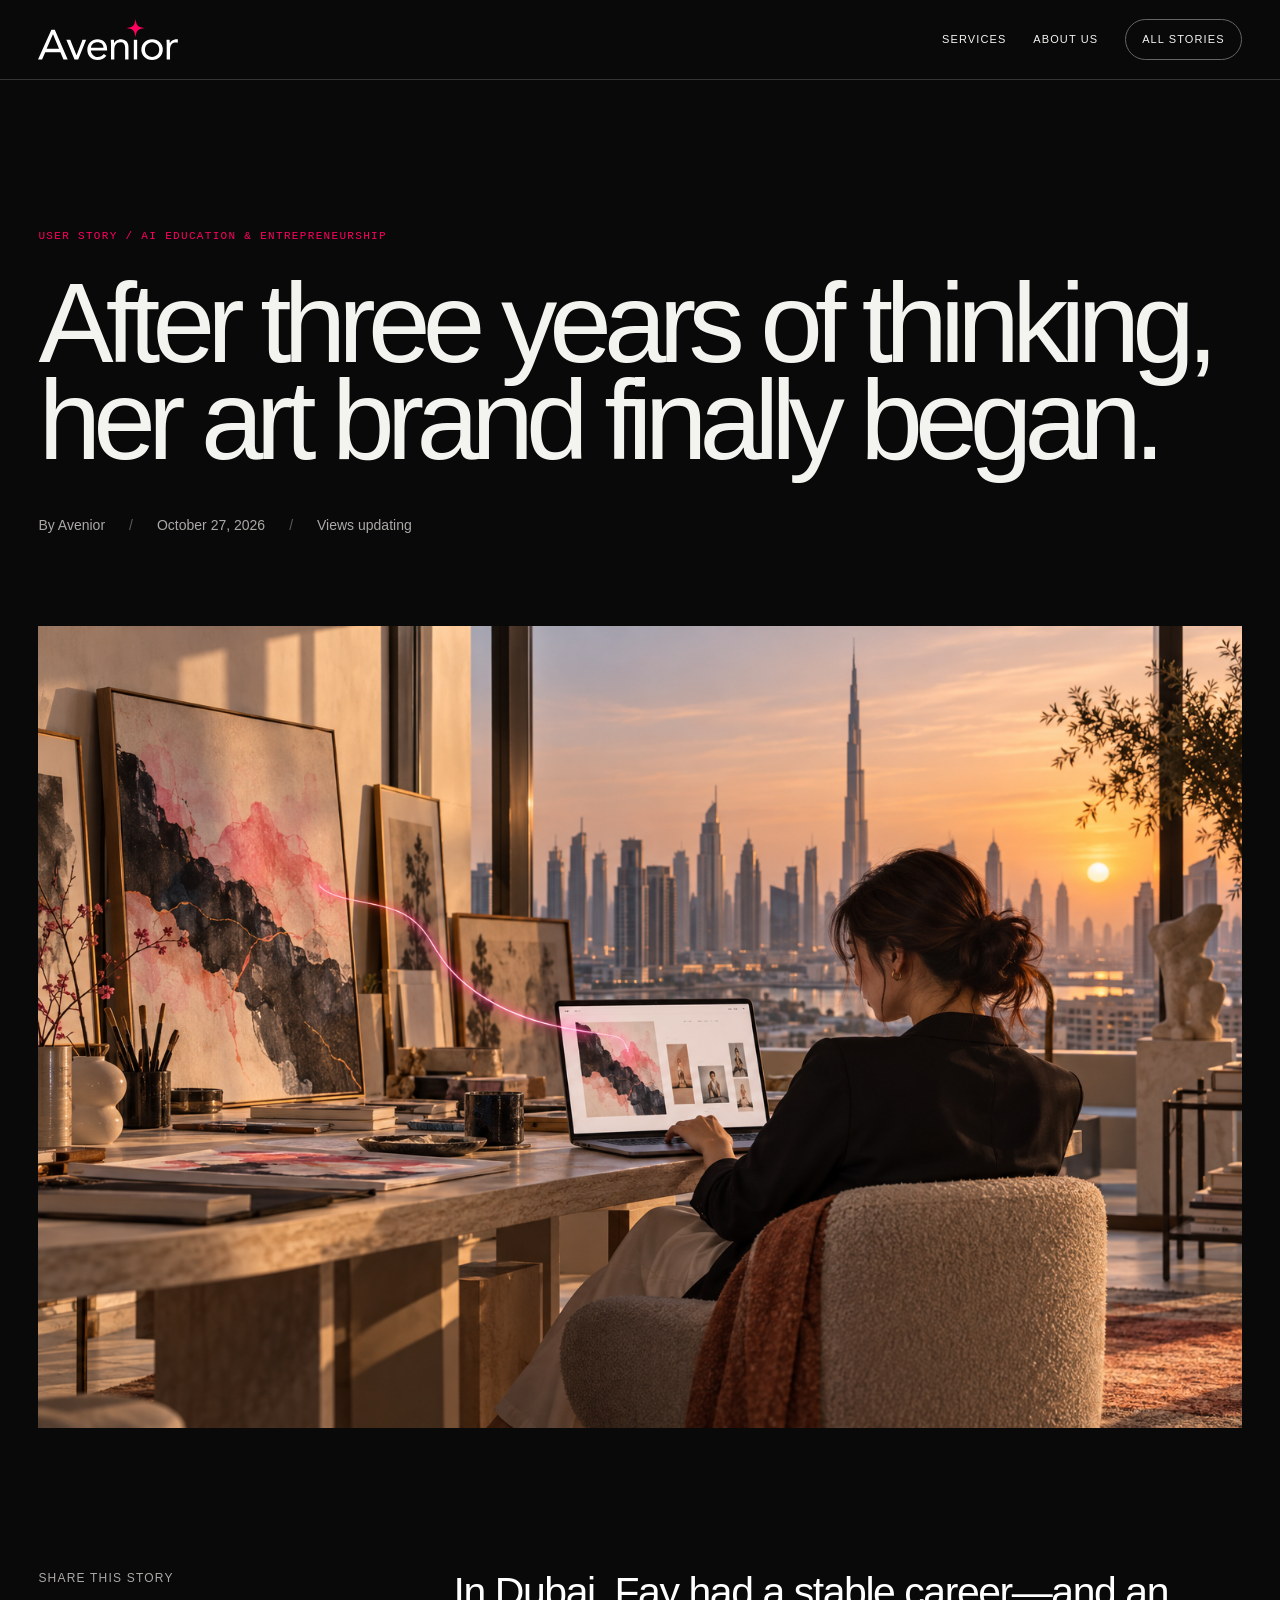
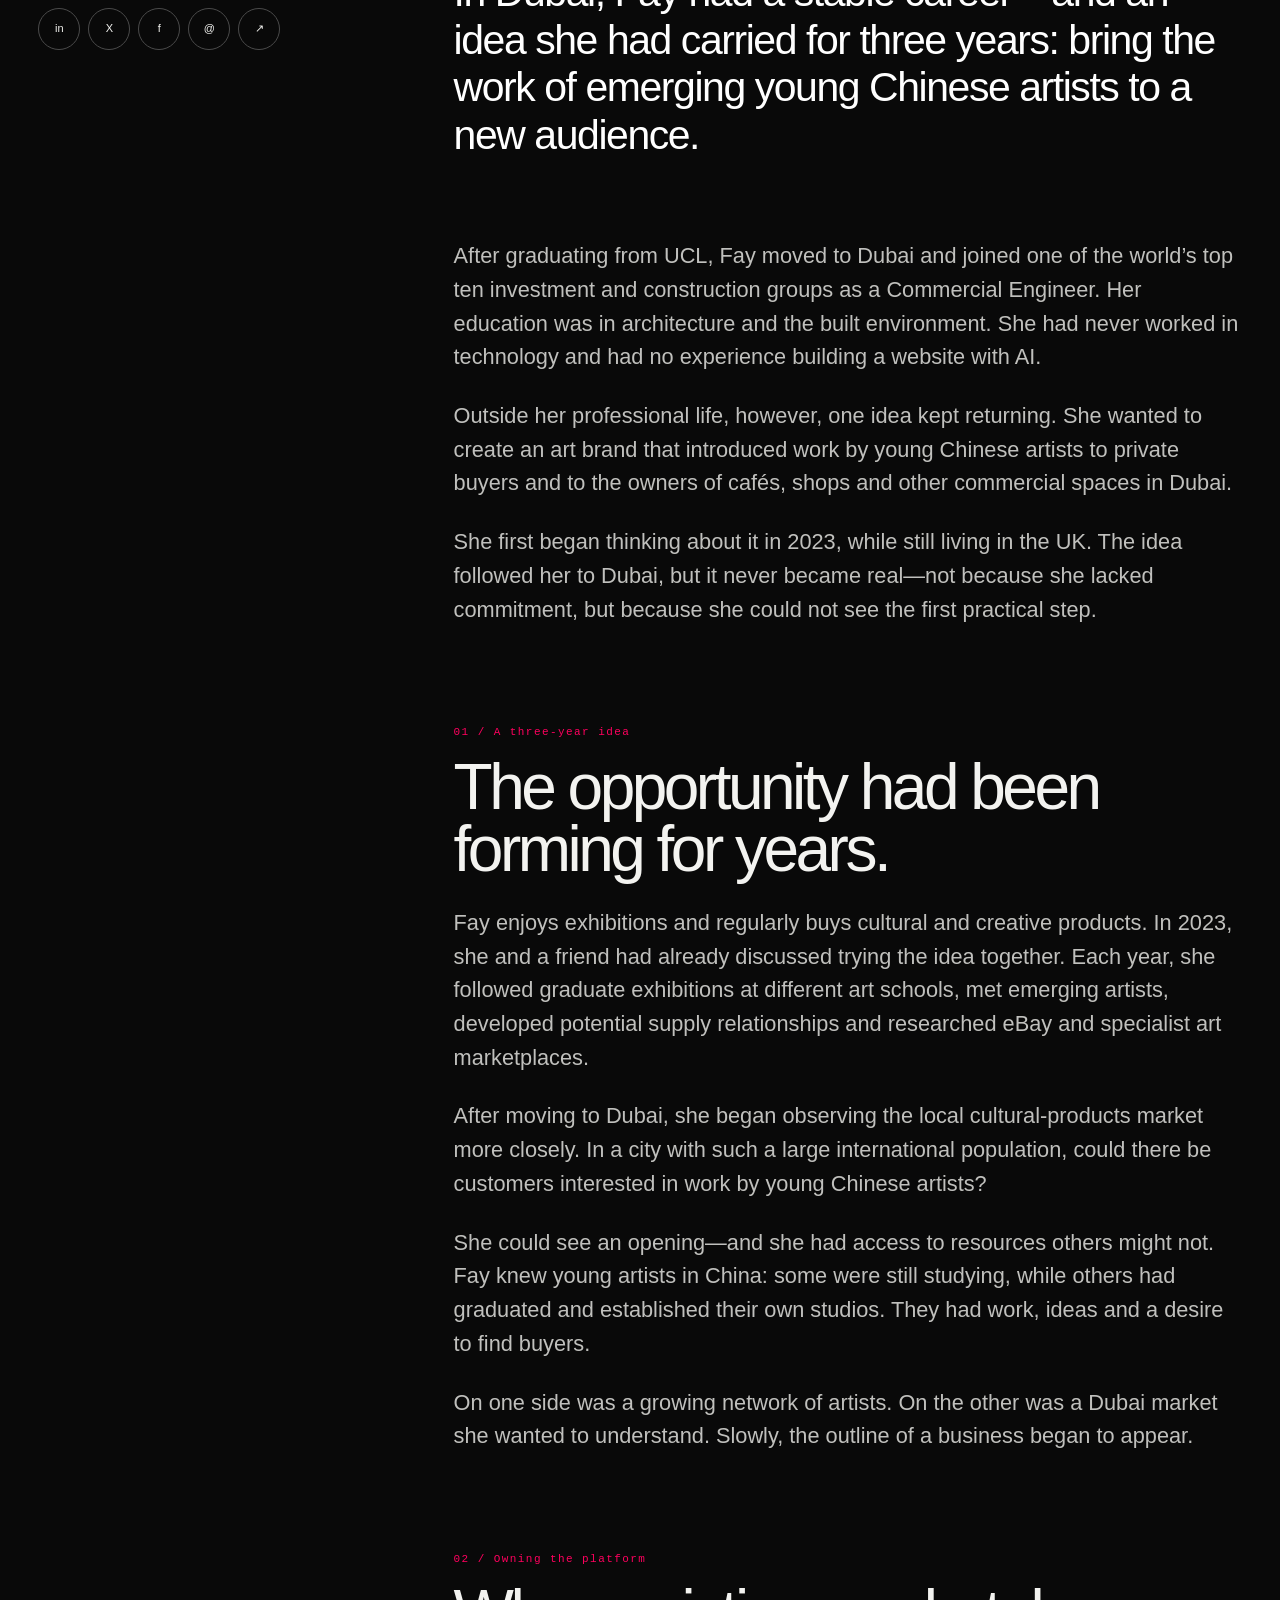
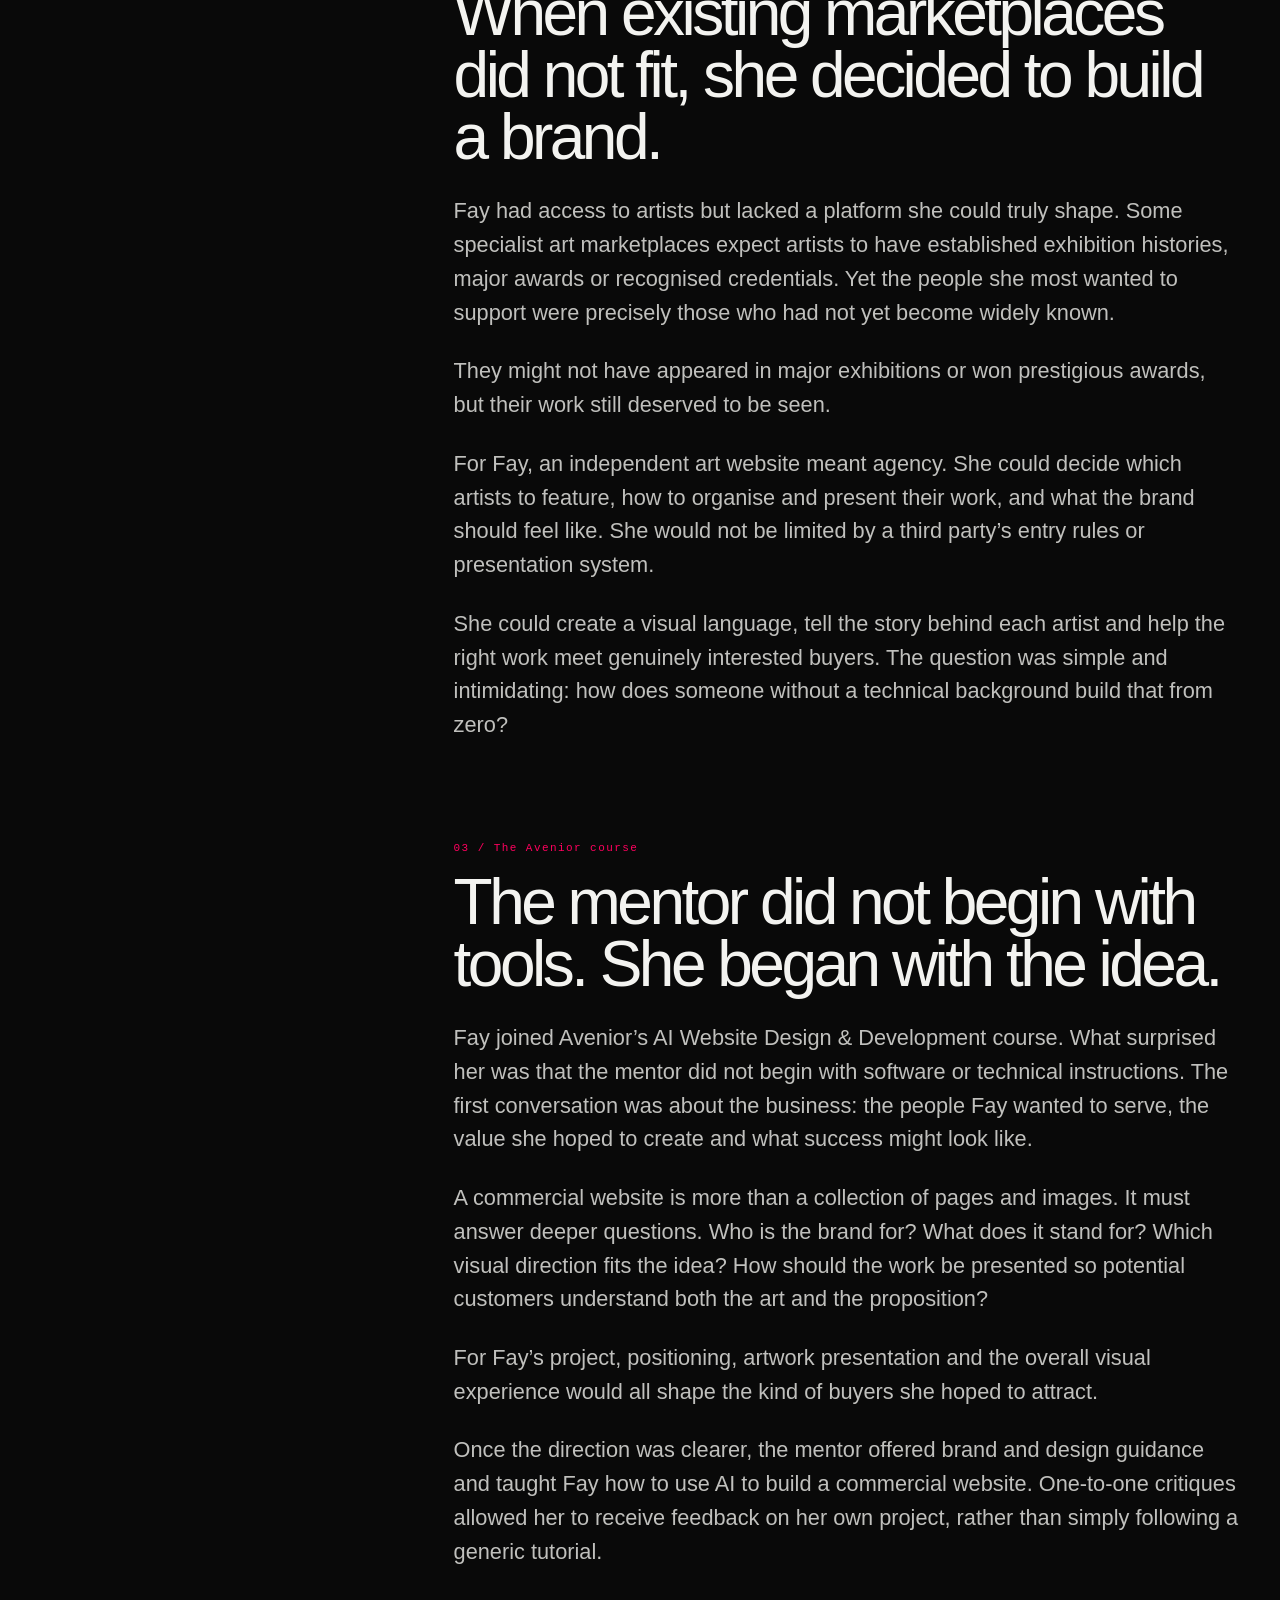
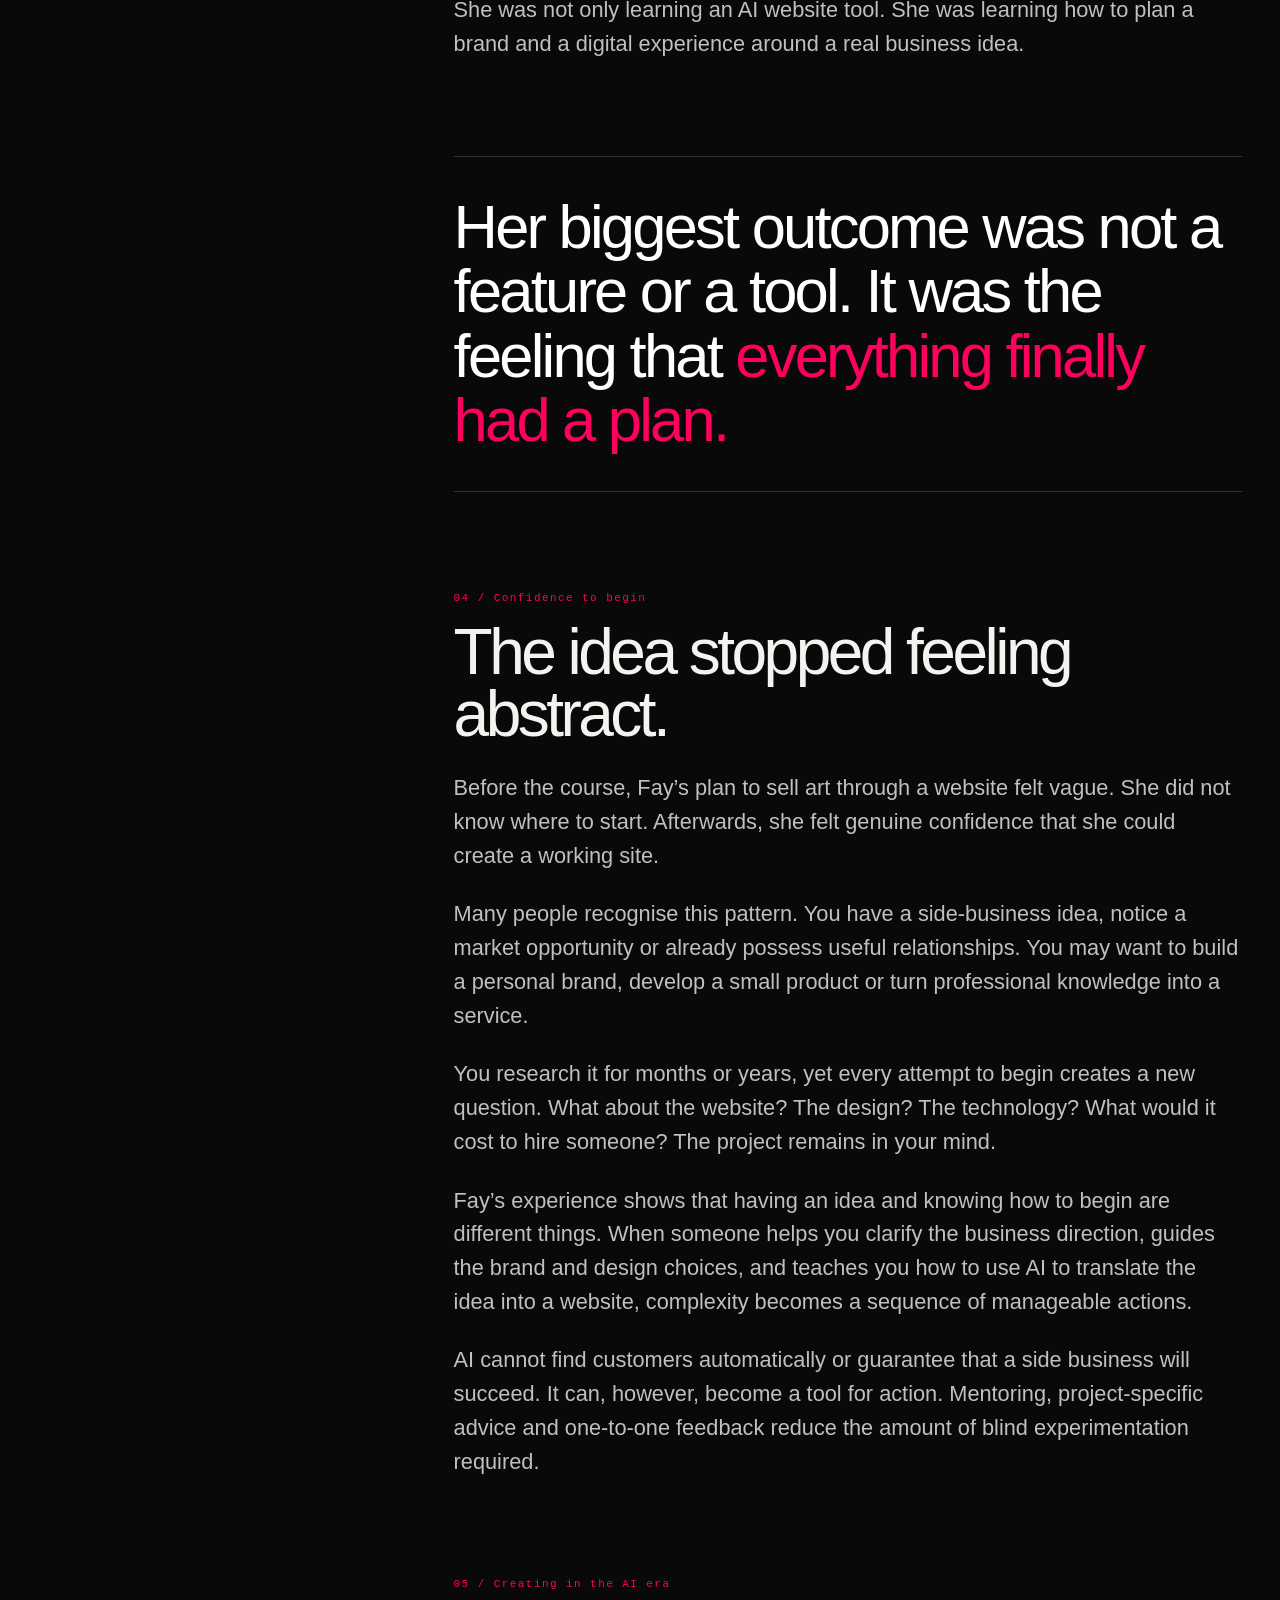
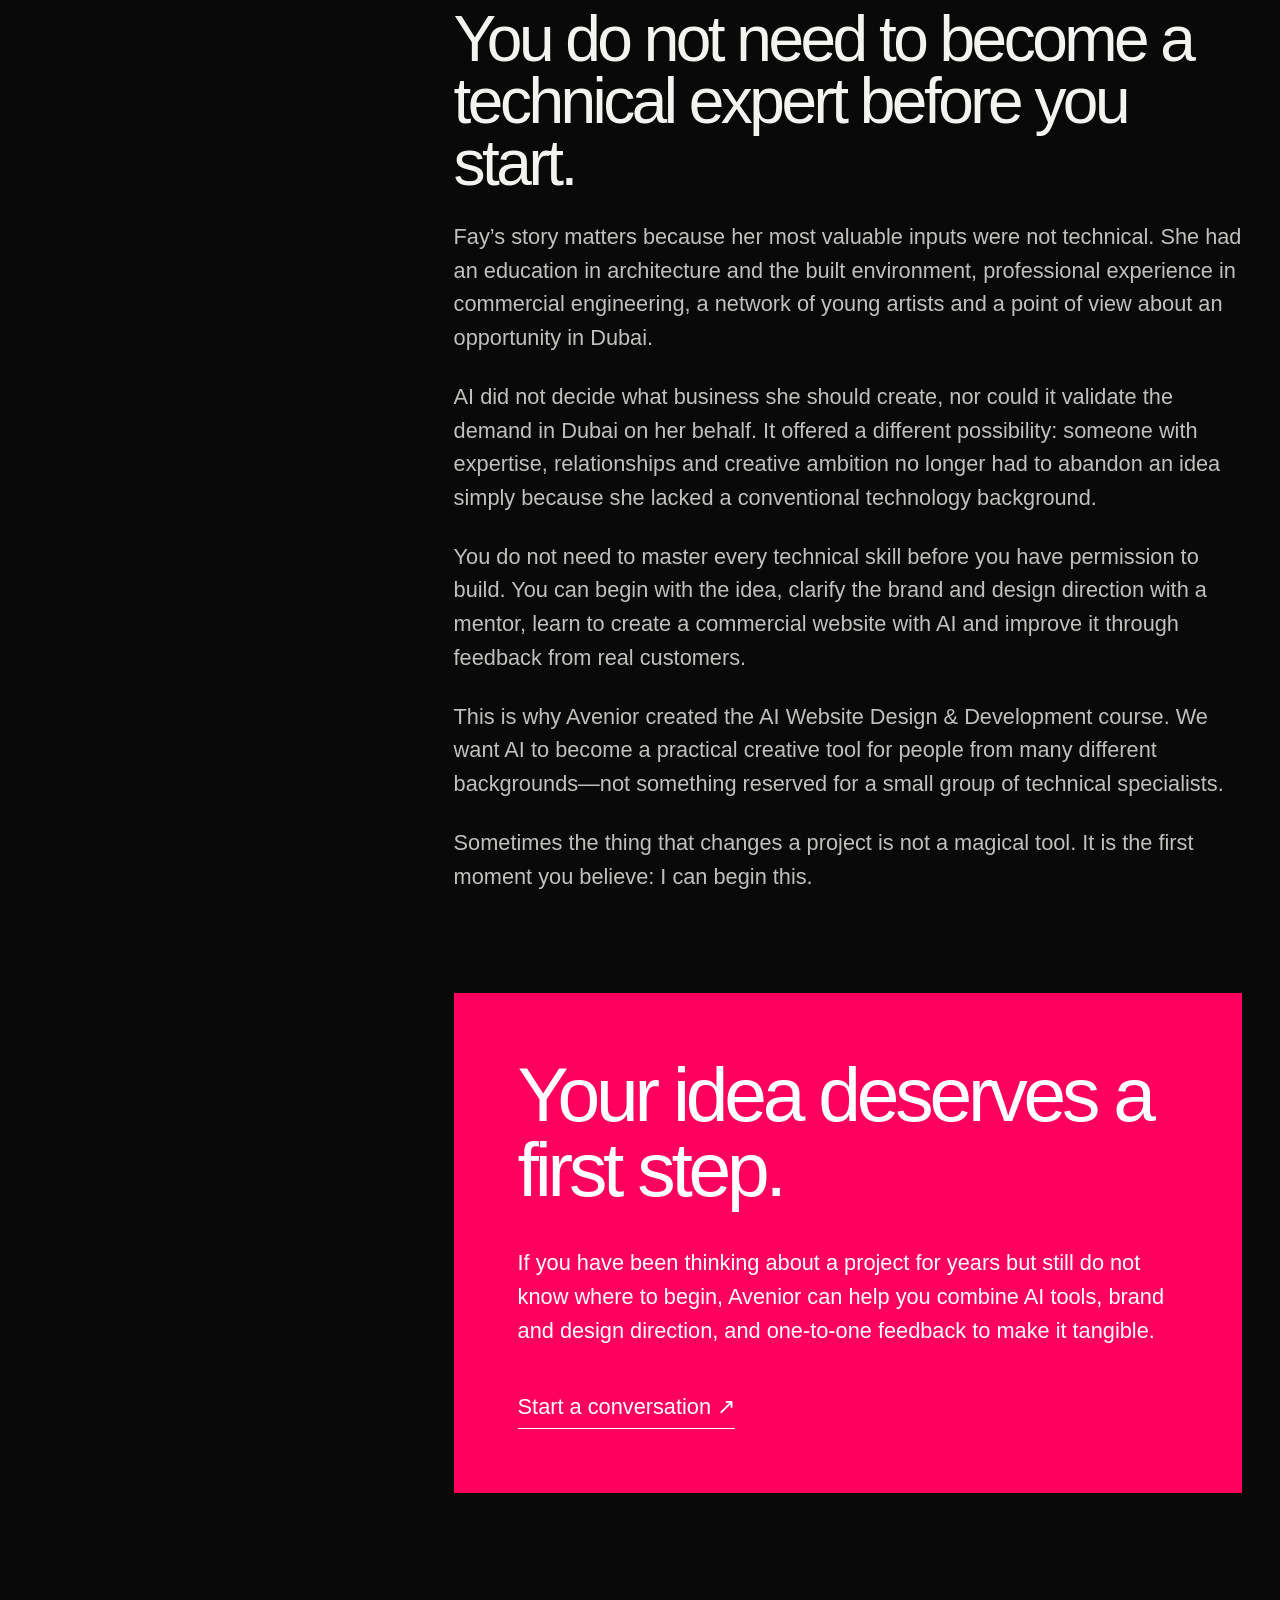
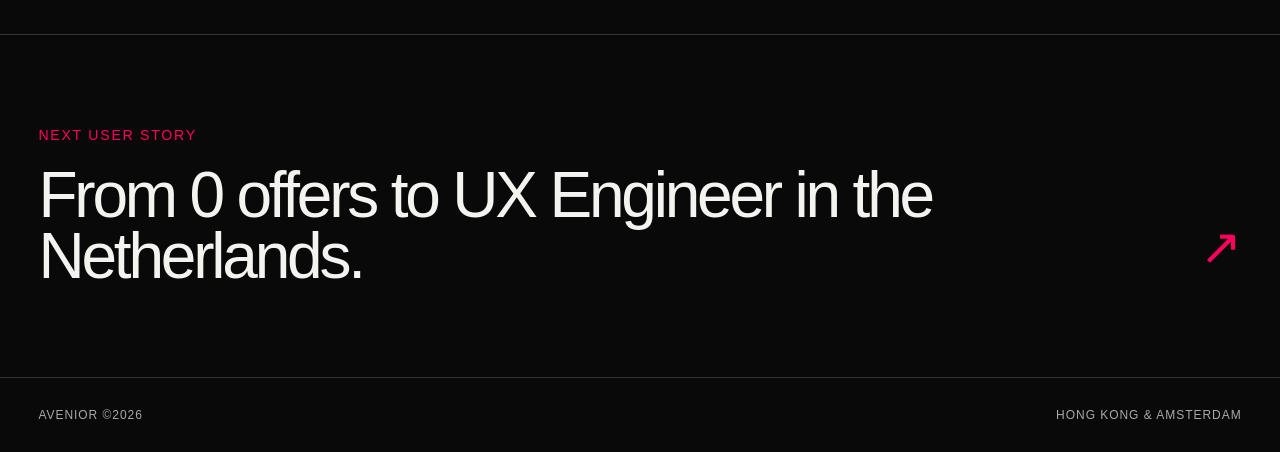
<file: stories/fay-dubai-art-brand.html>
<!doctype html>
<html lang="en">
<head>
  <meta charset="utf-8"><meta name="viewport" content="width=device-width,initial-scale=1">
  <meta name="description" content="How Fay used AI, brand guidance and one-to-one mentoring to turn a three-year side-business idea into an art brand and website plan in Dubai.">
  <meta name="theme-color" content="#090909"><title>After Three Years, Fay’s Art Brand Finally Began — Avenior</title>
  <link rel="canonical" href="https://avenior.co/stories/fay-dubai-art-brand.html"><link rel="icon" type="image/svg+xml" href="../assets/avenior-mark.svg"><link rel="stylesheet" href="../assets/story.css">
  <meta property="og:type" content="article"><meta property="og:title" content="After Three Years, Her Art Brand Finally Began"><meta property="og:description" content="Fay’s story: turning a long-held idea into an art brand and website in Dubai."><meta property="og:url" content="https://avenior.co/stories/fay-dubai-art-brand.html"><meta property="og:image" content="https://avenior.co/assets/fay-art-brand-cover.png"><meta name="twitter:card" content="summary_large_image">
</head>
<body>
  <header class="nav"><a class="brand" href="../index.html"><img src="../assets/avenior-logo.svg" alt="Avenior"></a><nav class="navlinks"><a href="../index.html#services">Services</a><a href="../index.html#about">About us</a><a class="back" href="../clients.html">All stories</a></nav></header>
  <main>
    <header class="article-head"><span class="eyebrow">User story / AI education &amp; entrepreneurship</span><h1>After three years of thinking, her art brand finally began.</h1><div class="article-meta"><span>By Avenior</span><span>October 27, 2026</span><div class="counterapi" data-counter-key="fay-dubai-art-brand">— total views</div></div></header>
    <figure class="cover"><img src="../assets/fay-art-brand-cover.png" alt="Fay building an art brand website in a Dubai studio at sunset"></figure>
    <div class="article-shell">
      <aside class="side"><div class="side-label">Share this story</div><div class="share"><a data-share="linkedin" aria-label="Share on LinkedIn">in</a><a data-share="x" aria-label="Share on X">X</a><a data-share="facebook" aria-label="Share on Facebook">f</a><a data-share="email" aria-label="Share by email">@</a><button data-share="copy" aria-label="Copy story link">↗</button></div><span class="share-status" aria-live="polite"></span></aside>
      <article class="prose">
        <p class="lead">In Dubai, Fay had a stable career—and an idea she had carried for three years: bring the work of emerging young Chinese artists to a new audience.</p>
        <p>After graduating from UCL, Fay moved to Dubai and joined one of the world’s top ten investment and construction groups as a Commercial Engineer. Her education was in architecture and the built environment. She had never worked in technology and had no experience building a website with AI.</p><p>Outside her professional life, however, one idea kept returning. She wanted to create an art brand that introduced work by young Chinese artists to private buyers and to the owners of cafés, shops and other commercial spaces in Dubai.</p><p>She first began thinking about it in 2023, while still living in the UK. The idea followed her to Dubai, but it never became real—not because she lacked commitment, but because she could not see the first practical step.</p>
        <h2><span>01 / A three-year idea</span>The opportunity had been forming for years.</h2><p>Fay enjoys exhibitions and regularly buys cultural and creative products. In 2023, she and a friend had already discussed trying the idea together. Each year, she followed graduate exhibitions at different art schools, met emerging artists, developed potential supply relationships and researched eBay and specialist art marketplaces.</p><p>After moving to Dubai, she began observing the local cultural-products market more closely. In a city with such a large international population, could there be customers interested in work by young Chinese artists?</p><p>She could see an opening—and she had access to resources others might not. Fay knew young artists in China: some were still studying, while others had graduated and established their own studios. They had work, ideas and a desire to find buyers.</p><p>On one side was a growing network of artists. On the other was a Dubai market she wanted to understand. Slowly, the outline of a business began to appear.</p>
        <h2><span>02 / Owning the platform</span>When existing marketplaces did not fit, she decided to build a brand.</h2><p>Fay had access to artists but lacked a platform she could truly shape. Some specialist art marketplaces expect artists to have established exhibition histories, major awards or recognised credentials. Yet the people she most wanted to support were precisely those who had not yet become widely known.</p><p>They might not have appeared in major exhibitions or won prestigious awards, but their work still deserved to be seen.</p><p>For Fay, an independent art website meant agency. She could decide which artists to feature, how to organise and present their work, and what the brand should feel like. She would not be limited by a third party’s entry rules or presentation system.</p><p>She could create a visual language, tell the story behind each artist and help the right work meet genuinely interested buyers. The question was simple and intimidating: how does someone without a technical background build that from zero?</p>
        <h2><span>03 / The Avenior course</span>The mentor did not begin with tools. She began with the idea.</h2><p>Fay joined Avenior’s AI Website Design &amp; Development course. What surprised her was that the mentor did not begin with software or technical instructions. The first conversation was about the business: the people Fay wanted to serve, the value she hoped to create and what success might look like.</p><p>A commercial website is more than a collection of pages and images. It must answer deeper questions. Who is the brand for? What does it stand for? Which visual direction fits the idea? How should the work be presented so potential customers understand both the art and the proposition?</p><p>For Fay’s project, positioning, artwork presentation and the overall visual experience would all shape the kind of buyers she hoped to attract.</p><p>Once the direction was clearer, the mentor offered brand and design guidance and taught Fay how to use AI to build a commercial website. One-to-one critiques allowed her to receive feedback on her own project, rather than simply following a generic tutorial.</p><p>She was not only learning an AI website tool. She was learning how to plan a brand and a digital experience around a real business idea.</p>
        <div class="pullquote">Her biggest outcome was not a feature or a tool. It was the feeling that <em>everything finally had a plan.</em></div>
        <h2><span>04 / Confidence to begin</span>The idea stopped feeling abstract.</h2><p>Before the course, Fay’s plan to sell art through a website felt vague. She did not know where to start. Afterwards, she felt genuine confidence that she could create a working site.</p><p>Many people recognise this pattern. You have a side-business idea, notice a market opportunity or already possess useful relationships. You may want to build a personal brand, develop a small product or turn professional knowledge into a service.</p><p>You research it for months or years, yet every attempt to begin creates a new question. What about the website? The design? The technology? What would it cost to hire someone? The project remains in your mind.</p><p>Fay’s experience shows that having an idea and knowing how to begin are different things. When someone helps you clarify the business direction, guides the brand and design choices, and teaches you how to use AI to translate the idea into a website, complexity becomes a sequence of manageable actions.</p><p>AI cannot find customers automatically or guarantee that a side business will succeed. It can, however, become a tool for action. Mentoring, project-specific advice and one-to-one feedback reduce the amount of blind experimentation required.</p>
        <h2><span>05 / Creating in the AI era</span>You do not need to become a technical expert before you start.</h2><p>Fay’s story matters because her most valuable inputs were not technical. She had an education in architecture and the built environment, professional experience in commercial engineering, a network of young artists and a point of view about an opportunity in Dubai.</p><p>AI did not decide what business she should create, nor could it validate the demand in Dubai on her behalf. It offered a different possibility: someone with expertise, relationships and creative ambition no longer had to abandon an idea simply because she lacked a conventional technology background.</p><p>You do not need to master every technical skill before you have permission to build. You can begin with the idea, clarify the brand and design direction with a mentor, learn to create a commercial website with AI and improve it through feedback from real customers.</p><p>This is why Avenior created the AI Website Design &amp; Development course. We want AI to become a practical creative tool for people from many different backgrounds—not something reserved for a small group of technical specialists.</p><p>Sometimes the thing that changes a project is not a magical tool. It is the first moment you believe: I can begin this.</p>
        <section class="article-cta"><h2>Your idea deserves a first step.</h2><p>If you have been thinking about a project for years but still do not know where to begin, Avenior can help you combine AI tools, brand and design direction, and one-to-one feedback to make it tangible.</p><a href="../contact.html">Start a conversation ↗</a></section>
      </article>
    </div>
    <section class="next"><div><small>Next user story</small><a href="quinn-ux-engineer.html">From 0 offers to UX Engineer in the Netherlands.</a></div><span class="next-arrow">↗</span></section>
  </main>
  <footer><span>Avenior ©2026</span><span>Hong Kong &amp; Amsterdam</span></footer>
  <script src="../assets/counter.js"></script><script src="../assets/story.js"></script>
</body></html>
</file>
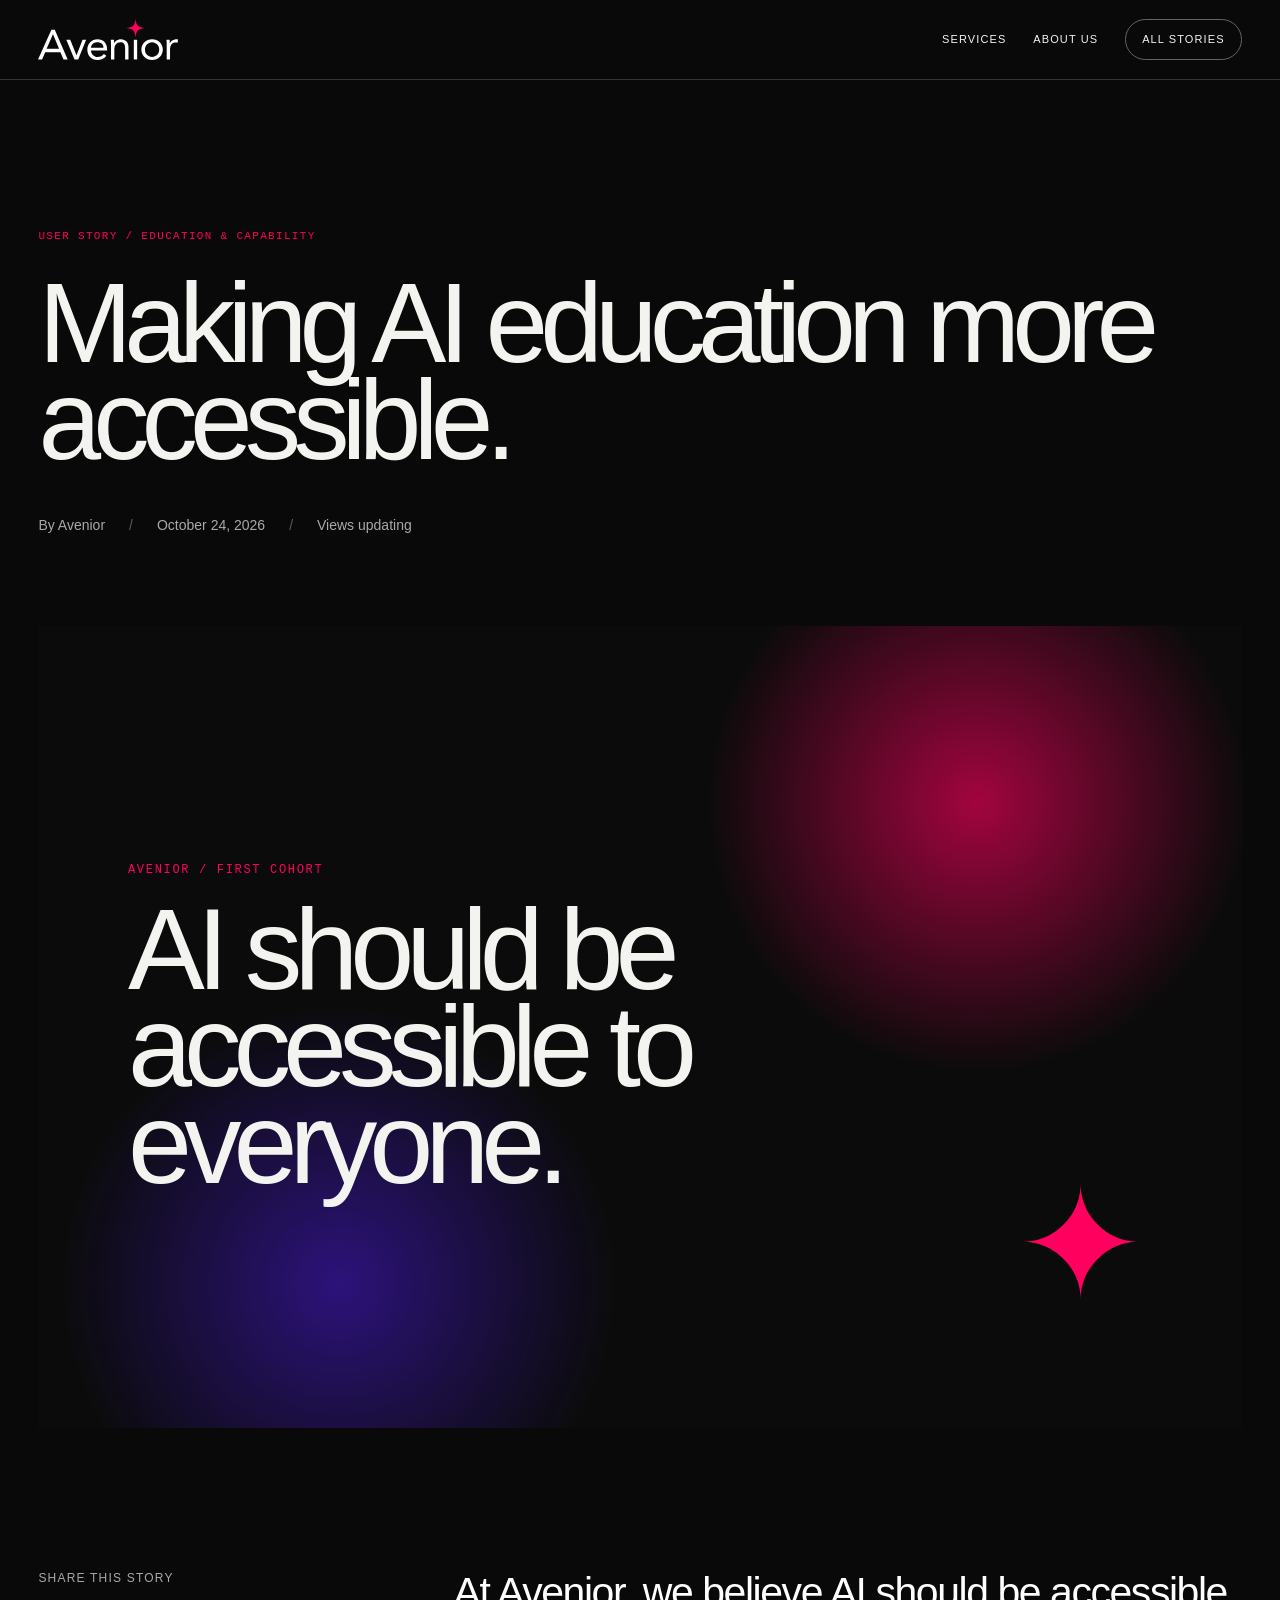
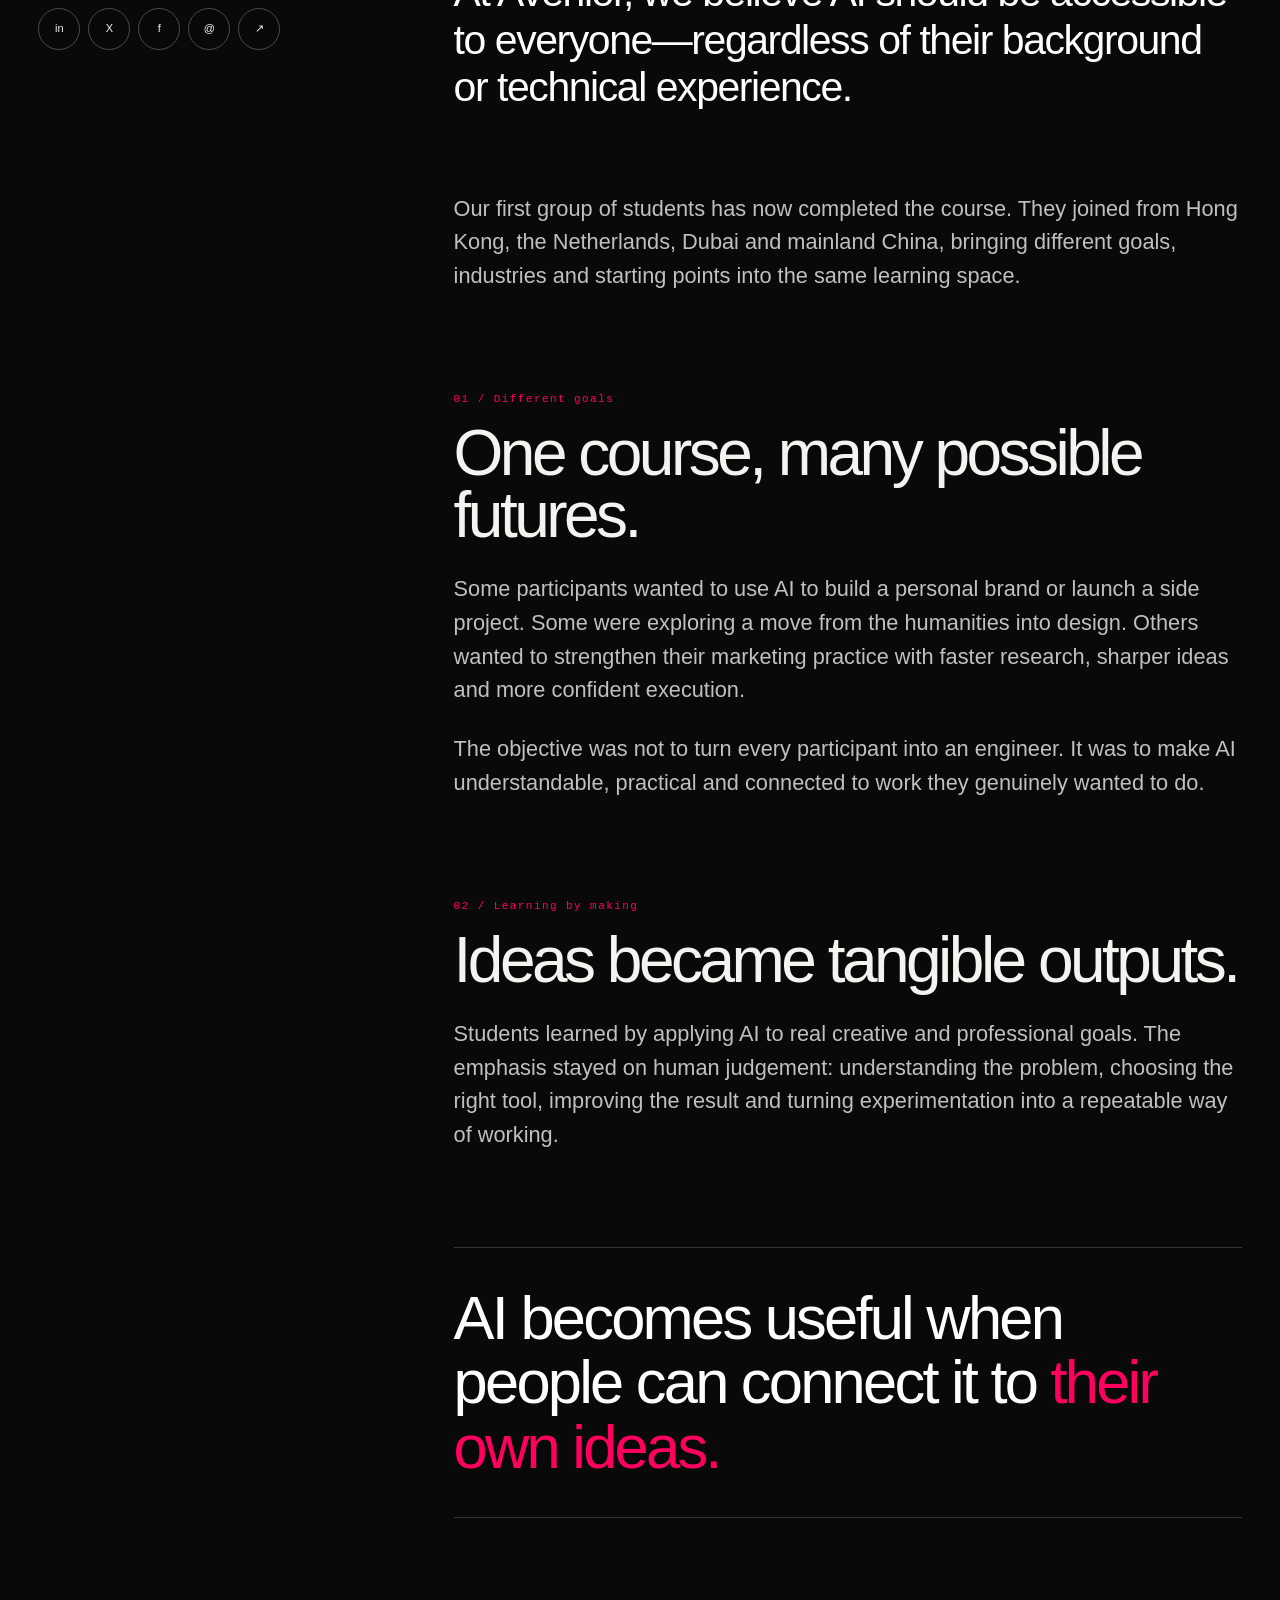
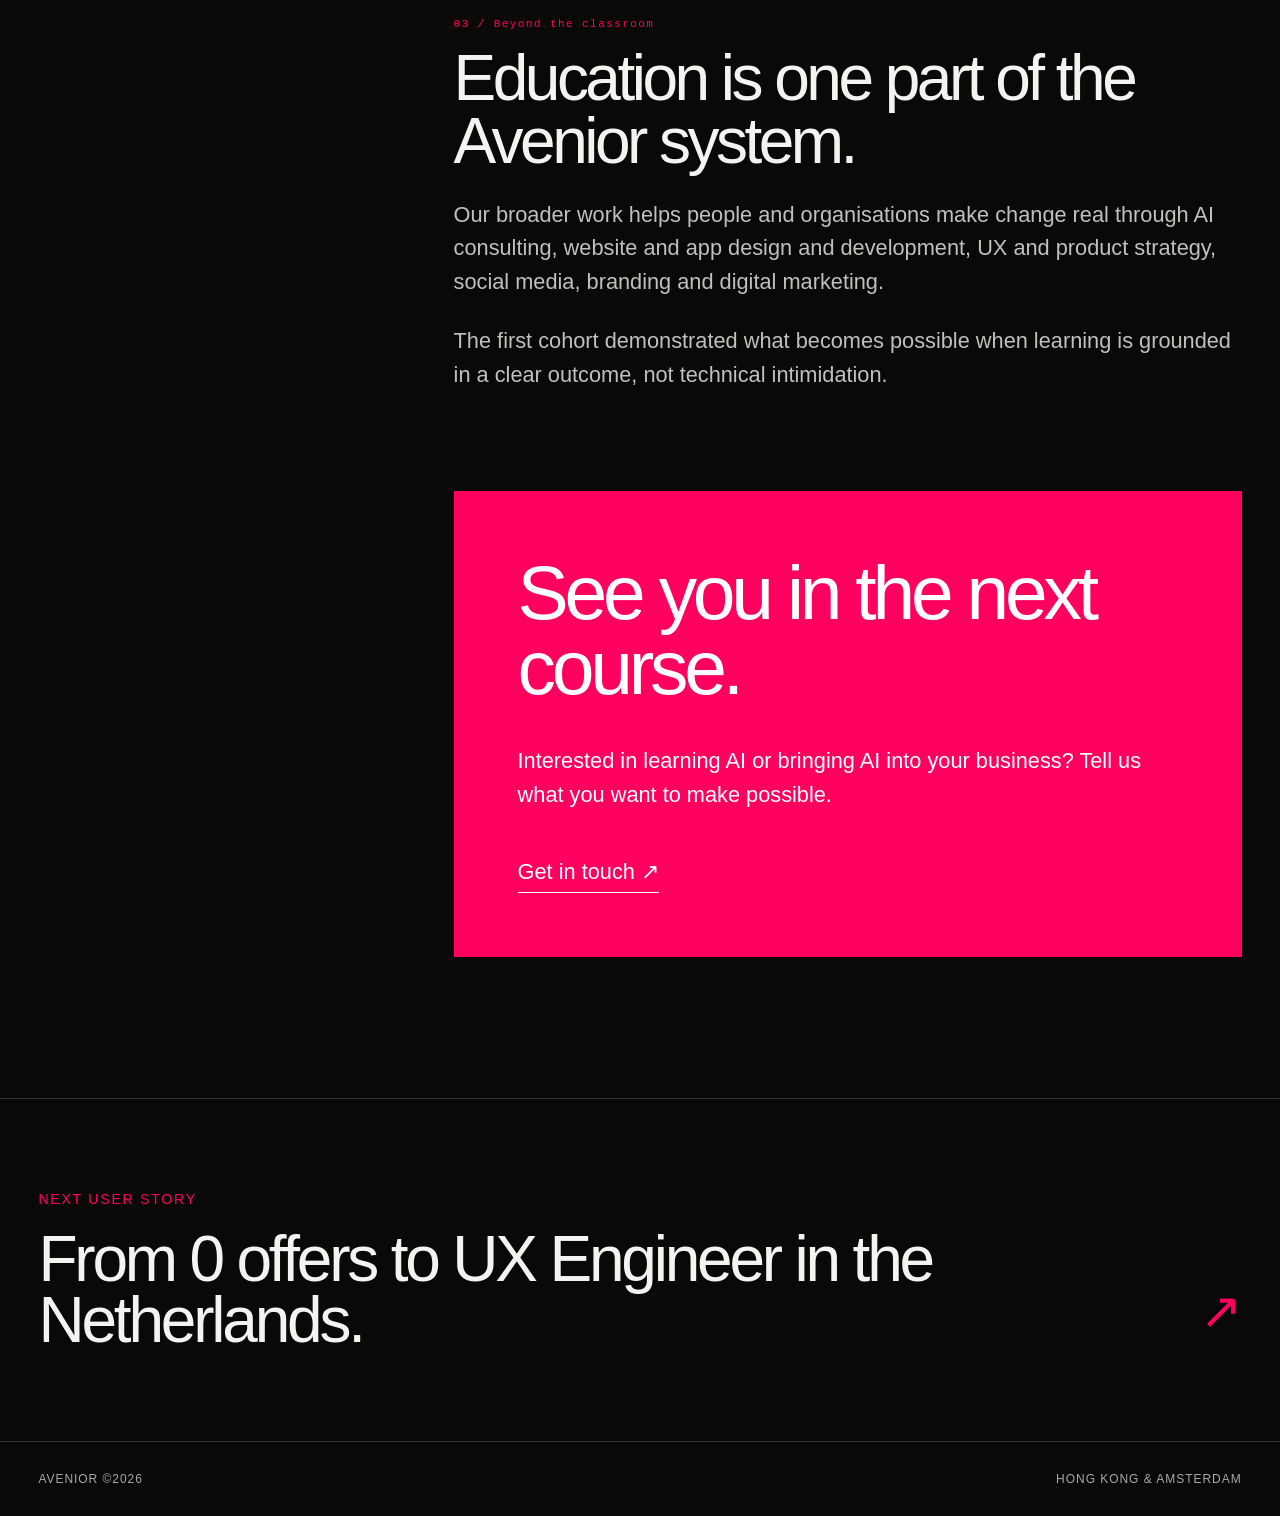
<file: stories/first-ai-cohort.html>
<!doctype html>
<html lang="en">
<head>
  <meta charset="utf-8"><meta name="viewport" content="width=device-width,initial-scale=1">
  <meta name="description" content="Avenior’s first AI education cohort brought learners across four regions together to build brands, side projects and new career capability.">
  <meta name="theme-color" content="#090909"><title>Making AI Education More Accessible — Avenior</title>
  <link rel="canonical" href="https://avenior.co/stories/first-ai-cohort.html"><link rel="icon" type="image/svg+xml" href="../assets/avenior-mark.svg"><link rel="stylesheet" href="../assets/story.css">
  <meta property="og:type" content="article"><meta property="og:title" content="Making AI Education More Accessible"><meta property="og:description" content="Inside Avenior’s first AI education cohort."><meta property="og:url" content="https://avenior.co/stories/first-ai-cohort.html"><meta name="twitter:card" content="summary">
</head>
<body>
  <header class="nav"><a class="brand" href="../index.html"><img src="../assets/avenior-logo.svg" alt="Avenior"></a><nav class="navlinks"><a href="../index.html#services">Services</a><a href="../index.html#about">About us</a><a class="back" href="../clients.html">All stories</a></nav></header>
  <main>
    <header class="article-head"><span class="eyebrow">User story / Education &amp; capability</span><h1>Making AI education more accessible.</h1><div class="article-meta"><span>By Avenior</span><span>October 24, 2026</span><div class="counterapi" data-counter-key="first-ai-cohort">— total views</div></div></header>
    <div class="cover type-cover"><p>Avenior / First cohort</p><strong>AI should be accessible to everyone.</strong></div>
    <div class="article-shell">
      <aside class="side"><div class="side-label">Share this story</div><div class="share"><a data-share="linkedin" aria-label="Share on LinkedIn">in</a><a data-share="x" aria-label="Share on X">X</a><a data-share="facebook" aria-label="Share on Facebook">f</a><a data-share="email" aria-label="Share by email">@</a><button data-share="copy" aria-label="Copy story link">↗</button></div><span class="share-status" aria-live="polite"></span></aside>
      <article class="prose">
        <p class="lead">At Avenior, we believe AI should be accessible to everyone—regardless of their background or technical experience.</p><p>Our first group of students has now completed the course. They joined from Hong Kong, the Netherlands, Dubai and mainland China, bringing different goals, industries and starting points into the same learning space.</p>
        <h2><span>01 / Different goals</span>One course, many possible futures.</h2><p>Some participants wanted to use AI to build a personal brand or launch a side project. Some were exploring a move from the humanities into design. Others wanted to strengthen their marketing practice with faster research, sharper ideas and more confident execution.</p><p>The objective was not to turn every participant into an engineer. It was to make AI understandable, practical and connected to work they genuinely wanted to do.</p>
        <h2><span>02 / Learning by making</span>Ideas became tangible outputs.</h2><p>Students learned by applying AI to real creative and professional goals. The emphasis stayed on human judgement: understanding the problem, choosing the right tool, improving the result and turning experimentation into a repeatable way of working.</p><div class="pullquote">AI becomes useful when people can connect it to <em>their own ideas.</em></div>
        <h2><span>03 / Beyond the classroom</span>Education is one part of the Avenior system.</h2><p>Our broader work helps people and organisations make change real through AI consulting, website and app design and development, UX and product strategy, social media, branding and digital marketing.</p><p>The first cohort demonstrated what becomes possible when learning is grounded in a clear outcome, not technical intimidation.</p>
        <section class="article-cta"><h2>See you in the next course.</h2><p>Interested in learning AI or bringing AI into your business? Tell us what you want to make possible.</p><a href="../contact.html">Get in touch ↗</a></section>
      </article>
    </div>
    <section class="next"><div><small>Next user story</small><a href="quinn-ux-engineer.html">From 0 offers to UX Engineer in the Netherlands.</a></div><span class="next-arrow">↗</span></section>
  </main>
  <footer><span>Avenior ©2026</span><span>Hong Kong &amp; Amsterdam</span></footer>
  <script src="../assets/counter.js"></script><script src="../assets/story.js"></script>
</body></html>
</file>
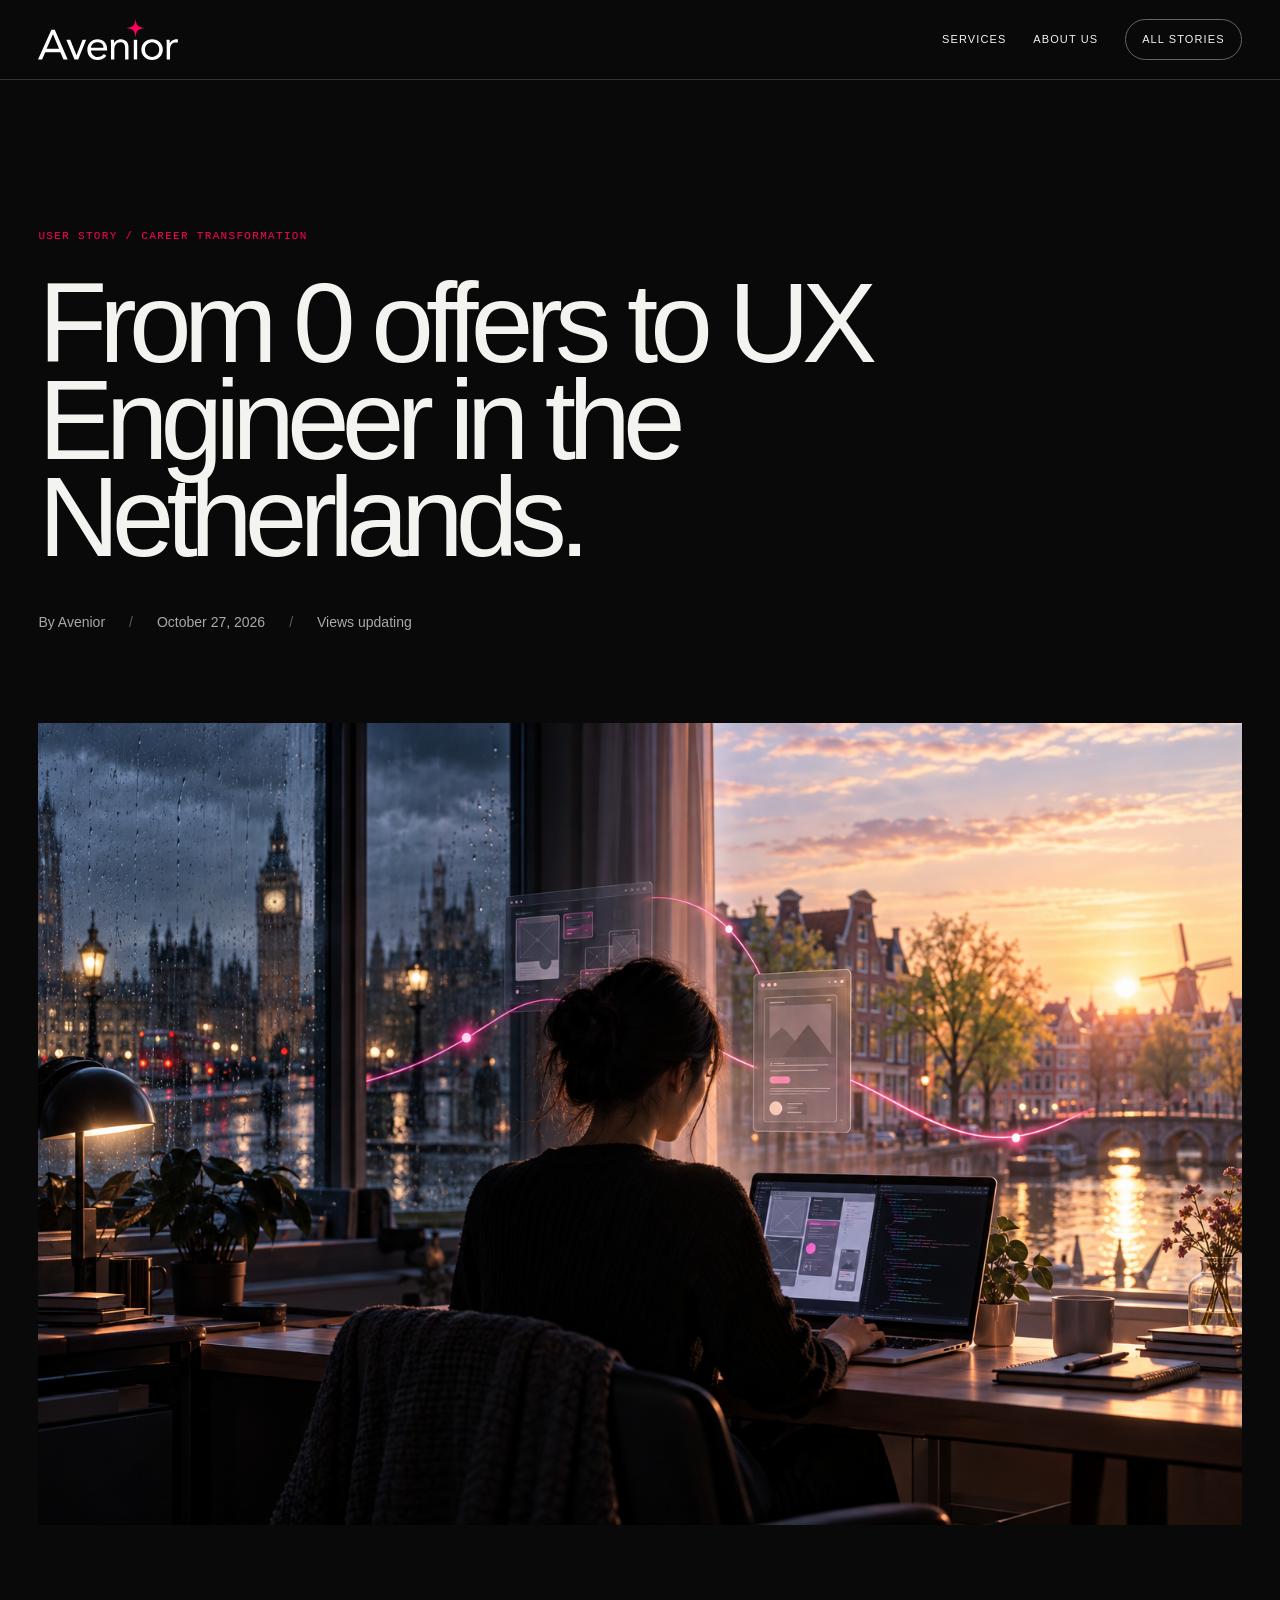
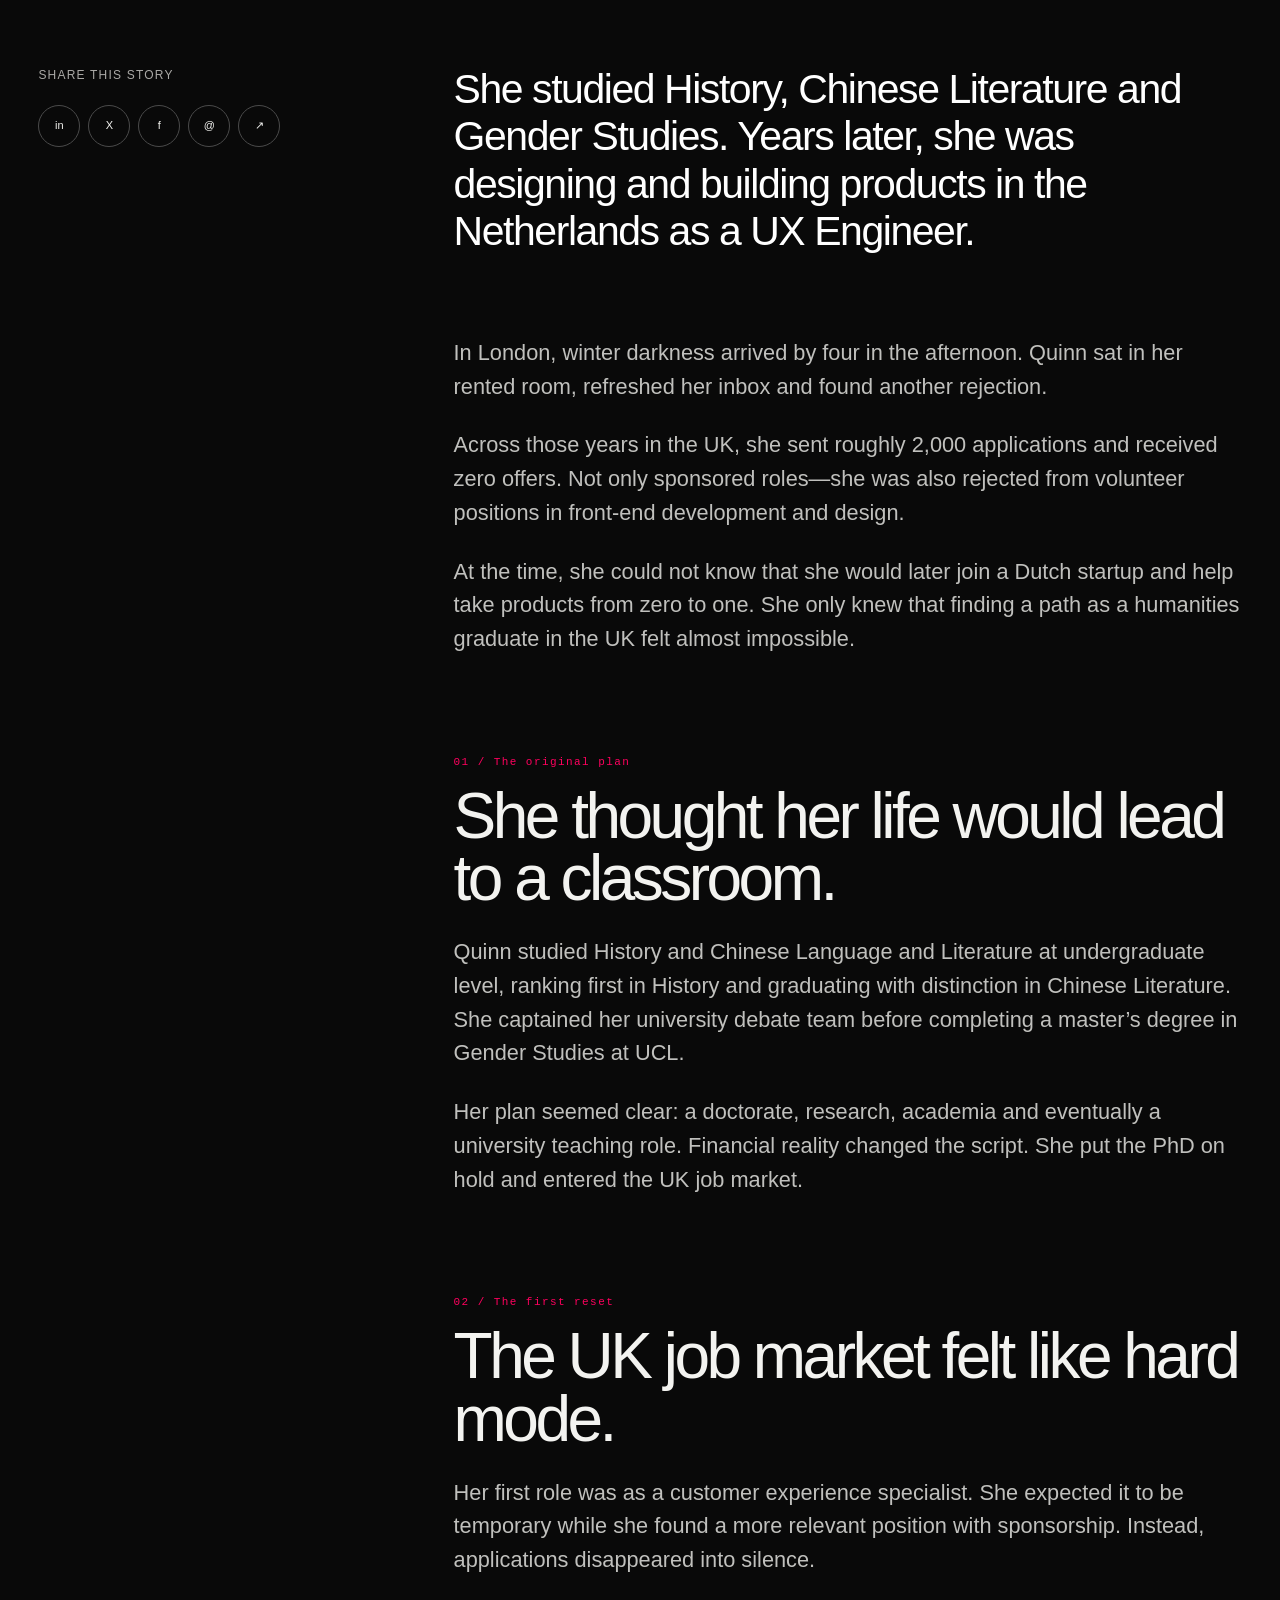
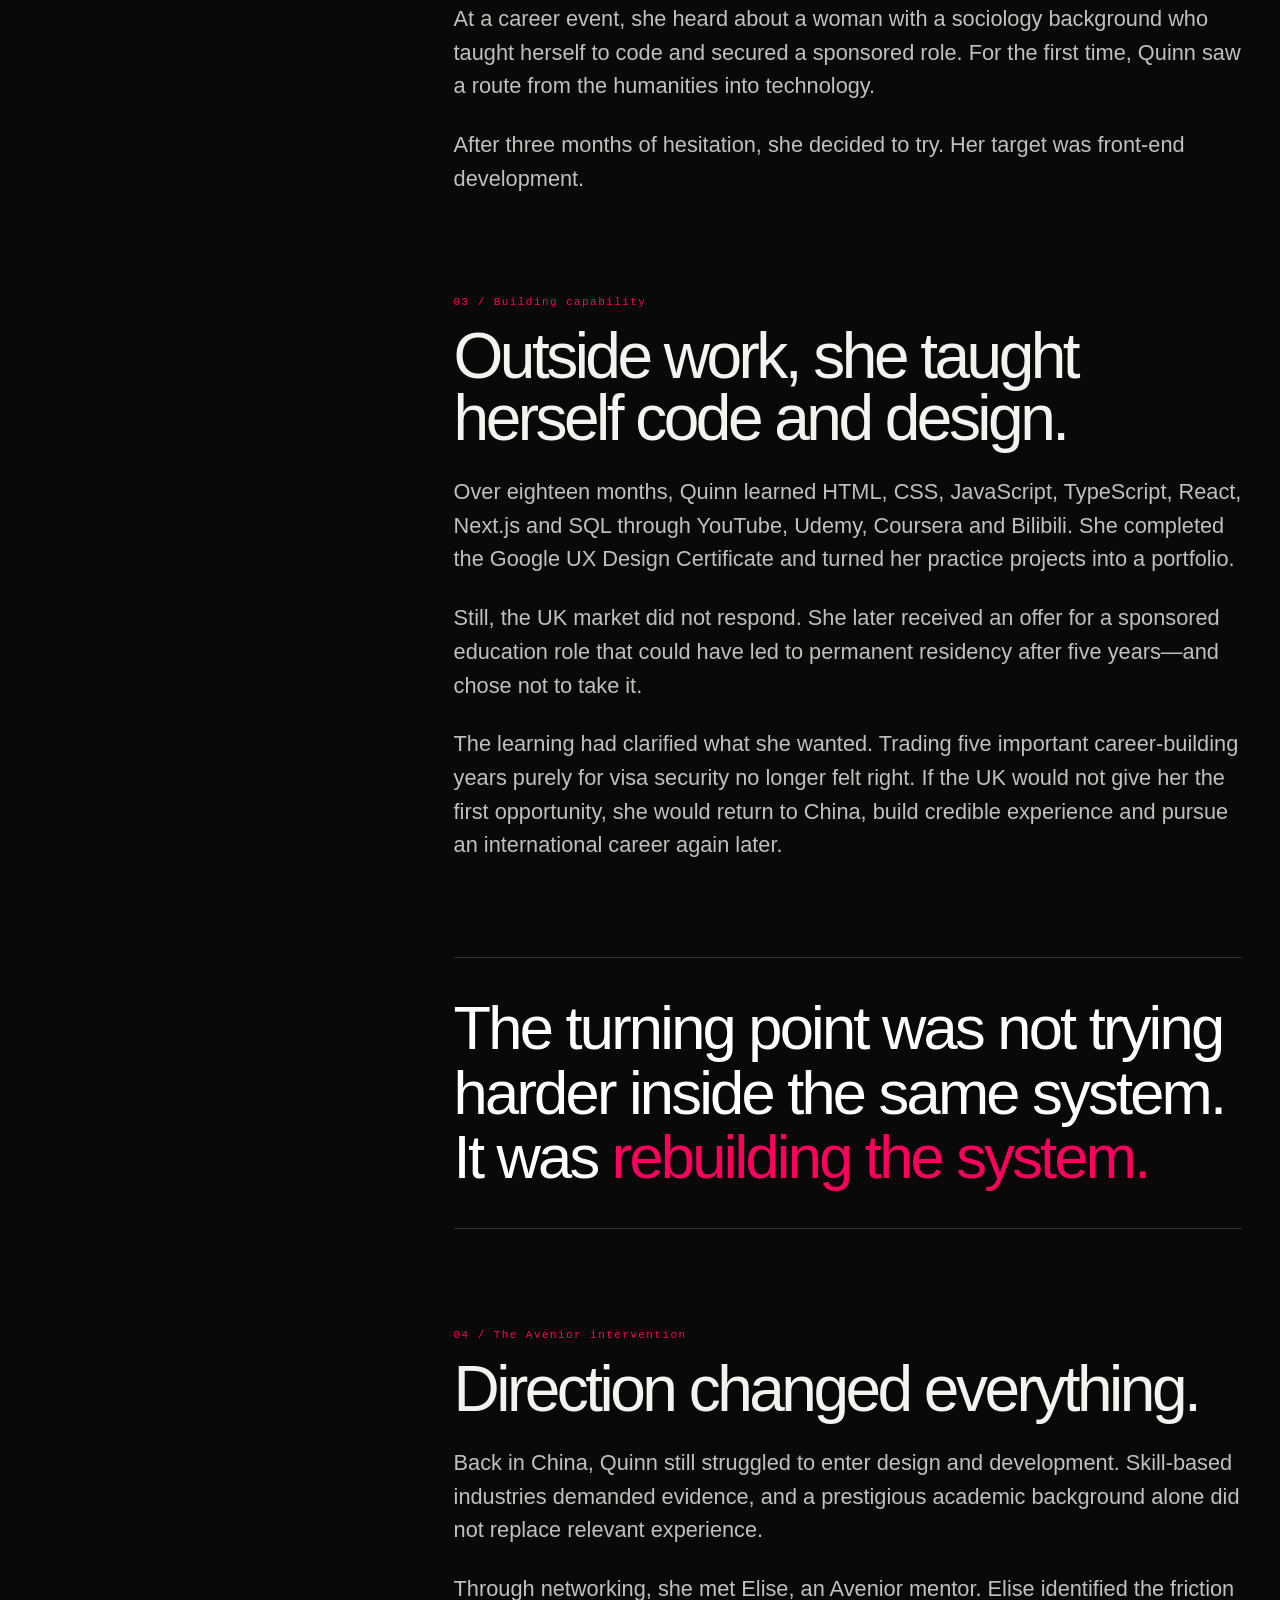
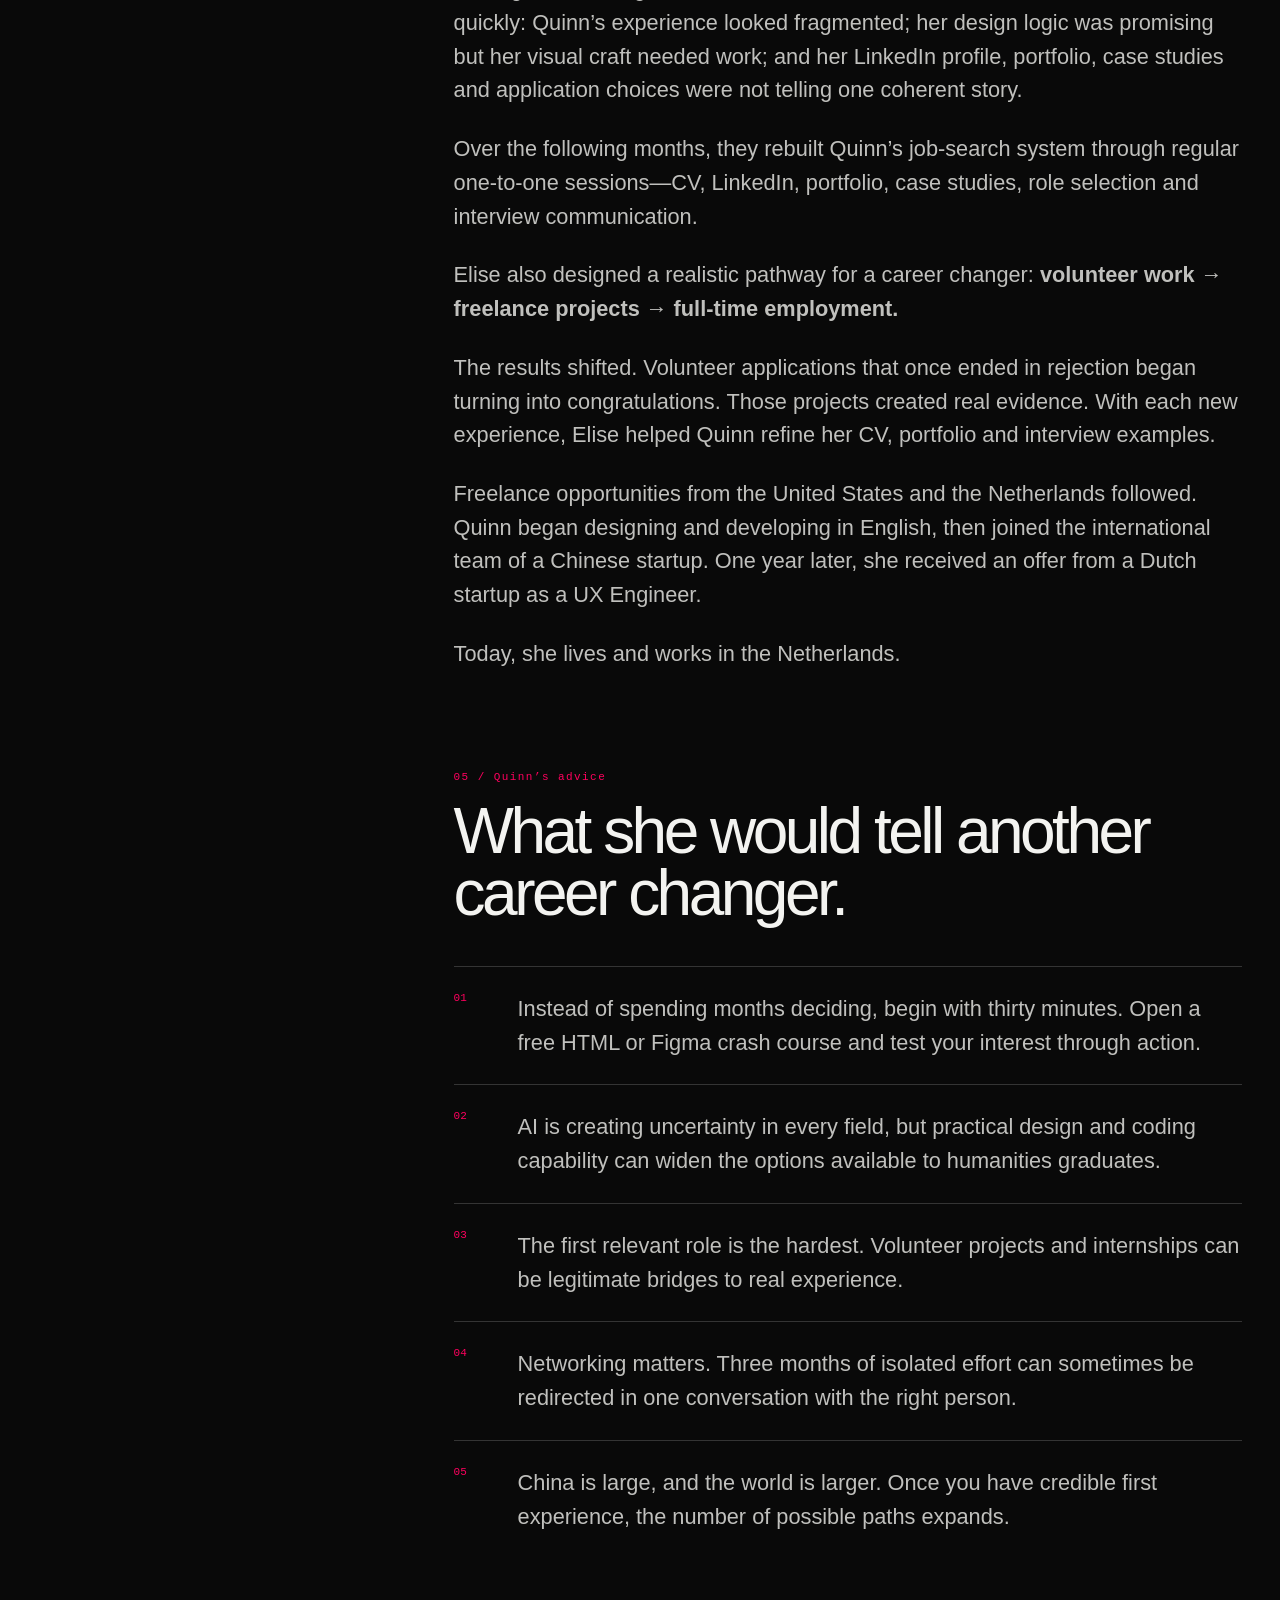
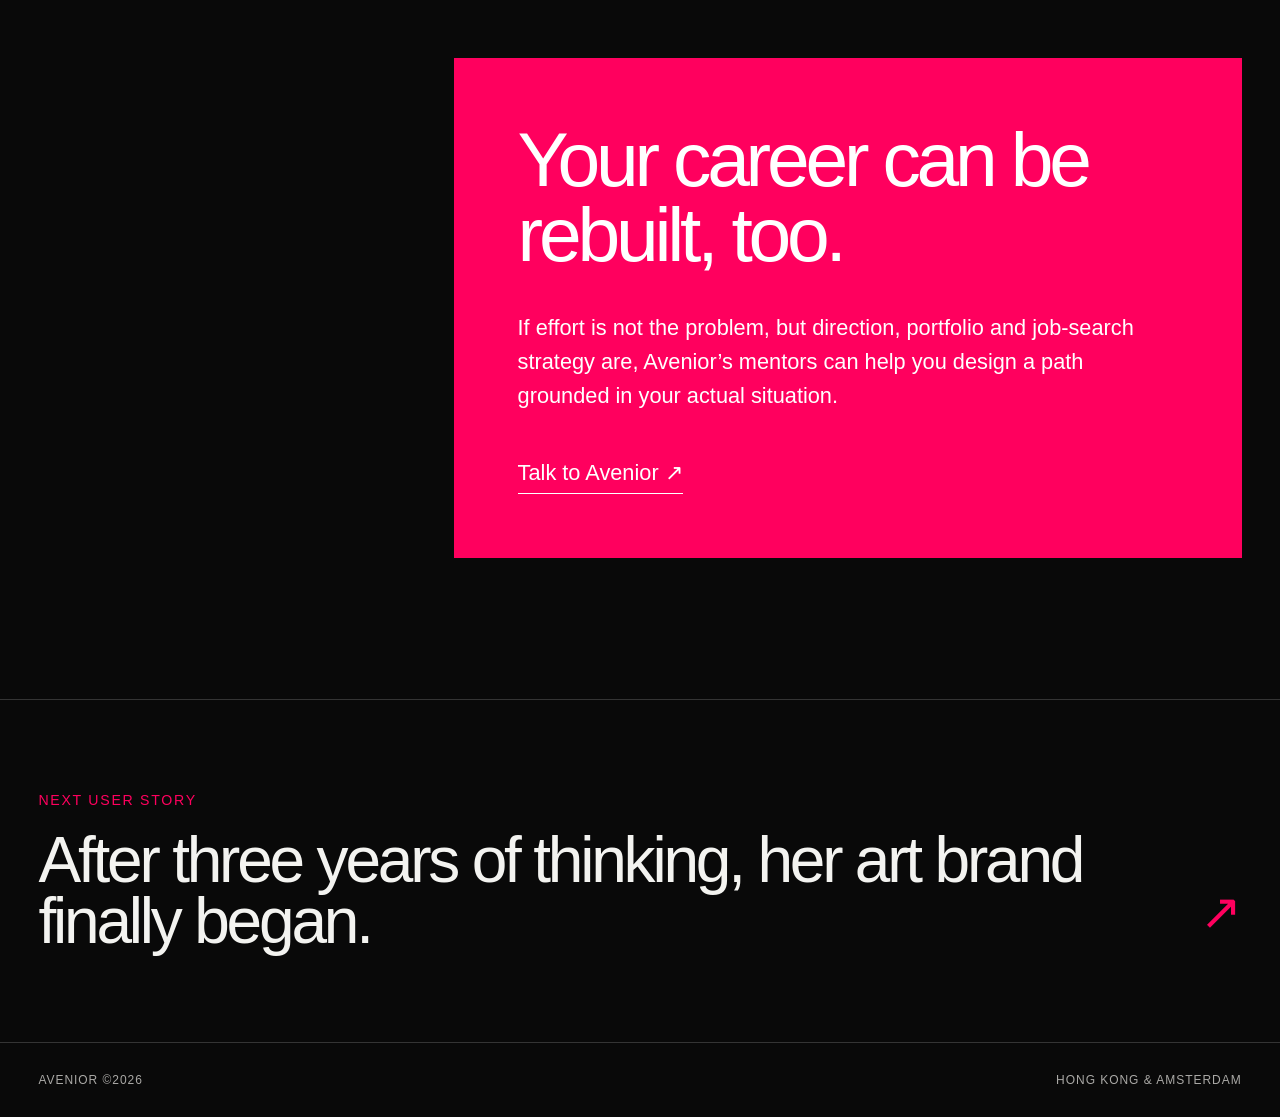
<file: stories/quinn-ux-engineer.html>
<!doctype html>
<html lang="en">
<head>
  <meta charset="utf-8"><meta name="viewport" content="width=device-width,initial-scale=1">
  <meta name="description" content="How Quinn rebuilt her career strategy and moved from 2,000 applications and zero offers to working as a UX Engineer in the Netherlands.">
  <meta name="theme-color" content="#090909"><title>From 0 Offers to UX Engineer in the Netherlands — Avenior</title>
  <link rel="canonical" href="https://avenior.co/stories/quinn-ux-engineer.html"><link rel="icon" type="image/svg+xml" href="../assets/avenior-mark.svg"><link rel="stylesheet" href="../assets/story.css">
  <meta property="og:type" content="article"><meta property="og:title" content="From 0 Offers to UX Engineer in the Netherlands"><meta property="og:description" content="Quinn’s story: one rebuilt career strategy, from London to the Netherlands."><meta property="og:url" content="https://avenior.co/stories/quinn-ux-engineer.html"><meta property="og:image" content="https://avenior.co/assets/quinn-story-cover-v2.png"><meta name="twitter:card" content="summary_large_image">
</head>
<body>
  <header class="nav"><a class="brand" href="../index.html"><img src="../assets/avenior-logo.svg" alt="Avenior"></a><nav class="navlinks"><a href="../index.html#services">Services</a><a href="../index.html#about">About us</a><a class="back" href="../clients.html">All stories</a></nav></header>
  <main>
    <header class="article-head"><span class="eyebrow">User story / Career transformation</span><h1>From 0 offers to UX Engineer in the Netherlands.</h1><div class="article-meta"><span>By Avenior</span><span>October 27, 2026</span><div class="counterapi" data-counter-key="quinn-ux-engineer">— total views</div></div></header>
    <figure class="cover"><img src="../assets/quinn-story-cover-v2.png" alt="Quinn designing a digital product between a rainy London evening and a warm Amsterdam morning"></figure>
    <div class="article-shell">
      <aside class="side"><div class="side-label">Share this story</div><div class="share"><a data-share="linkedin" aria-label="Share on LinkedIn">in</a><a data-share="x" aria-label="Share on X">X</a><a data-share="facebook" aria-label="Share on Facebook">f</a><a data-share="email" aria-label="Share by email">@</a><button data-share="copy" aria-label="Copy story link">↗</button></div><span class="share-status" aria-live="polite"></span></aside>
      <article class="prose">
        <p class="lead">She studied History, Chinese Literature and Gender Studies. Years later, she was designing and building products in the Netherlands as a UX Engineer.</p>
        <p>In London, winter darkness arrived by four in the afternoon. Quinn sat in her rented room, refreshed her inbox and found another rejection.</p><p>Across those years in the UK, she sent roughly 2,000 applications and received zero offers. Not only sponsored roles—she was also rejected from volunteer positions in front-end development and design.</p><p>At the time, she could not know that she would later join a Dutch startup and help take products from zero to one. She only knew that finding a path as a humanities graduate in the UK felt almost impossible.</p>
        <h2><span>01 / The original plan</span>She thought her life would lead to a classroom.</h2><p>Quinn studied History and Chinese Language and Literature at undergraduate level, ranking first in History and graduating with distinction in Chinese Literature. She captained her university debate team before completing a master’s degree in Gender Studies at UCL.</p><p>Her plan seemed clear: a doctorate, research, academia and eventually a university teaching role. Financial reality changed the script. She put the PhD on hold and entered the UK job market.</p>
        <h2><span>02 / The first reset</span>The UK job market felt like hard mode.</h2><p>Her first role was as a customer experience specialist. She expected it to be temporary while she found a more relevant position with sponsorship. Instead, applications disappeared into silence.</p><p>At a career event, she heard about a woman with a sociology background who taught herself to code and secured a sponsored role. For the first time, Quinn saw a route from the humanities into technology.</p><p>After three months of hesitation, she decided to try. Her target was front-end development.</p>
        <h2><span>03 / Building capability</span>Outside work, she taught herself code and design.</h2><p>Over eighteen months, Quinn learned HTML, CSS, JavaScript, TypeScript, React, Next.js and SQL through YouTube, Udemy, Coursera and Bilibili. She completed the Google UX Design Certificate and turned her practice projects into a portfolio.</p><p>Still, the UK market did not respond. She later received an offer for a sponsored education role that could have led to permanent residency after five years—and chose not to take it.</p><p>The learning had clarified what she wanted. Trading five important career-building years purely for visa security no longer felt right. If the UK would not give her the first opportunity, she would return to China, build credible experience and pursue an international career again later.</p>
        <div class="pullquote">The turning point was not trying harder inside the same system. It was <em>rebuilding the system.</em></div>
        <h2><span>04 / The Avenior intervention</span>Direction changed everything.</h2><p>Back in China, Quinn still struggled to enter design and development. Skill-based industries demanded evidence, and a prestigious academic background alone did not replace relevant experience.</p><p>Through networking, she met Elise, an Avenior mentor. Elise identified the friction quickly: Quinn’s experience looked fragmented; her design logic was promising but her visual craft needed work; and her LinkedIn profile, portfolio, case studies and application choices were not telling one coherent story.</p><p>Over the following months, they rebuilt Quinn’s job-search system through regular one-to-one sessions—CV, LinkedIn, portfolio, case studies, role selection and interview communication.</p><p>Elise also designed a realistic pathway for a career changer: <strong>volunteer work → freelance projects → full-time employment.</strong></p><p>The results shifted. Volunteer applications that once ended in rejection began turning into congratulations. Those projects created real evidence. With each new experience, Elise helped Quinn refine her CV, portfolio and interview examples.</p><p>Freelance opportunities from the United States and the Netherlands followed. Quinn began designing and developing in English, then joined the international team of a Chinese startup. One year later, she received an offer from a Dutch startup as a UX Engineer.</p><p>Today, she lives and works in the Netherlands.</p>
        <h2><span>05 / Quinn’s advice</span>What she would tell another career changer.</h2><ol class="advice"><li>Instead of spending months deciding, begin with thirty minutes. Open a free HTML or Figma crash course and test your interest through action.</li><li>AI is creating uncertainty in every field, but practical design and coding capability can widen the options available to humanities graduates.</li><li>The first relevant role is the hardest. Volunteer projects and internships can be legitimate bridges to real experience.</li><li>Networking matters. Three months of isolated effort can sometimes be redirected in one conversation with the right person.</li><li>China is large, and the world is larger. Once you have credible first experience, the number of possible paths expands.</li></ol>
        <section class="article-cta"><h2>Your career can be rebuilt, too.</h2><p>If effort is not the problem, but direction, portfolio and job-search strategy are, Avenior’s mentors can help you design a path grounded in your actual situation.</p><a href="../contact.html">Talk to Avenior ↗</a></section>
      </article>
    </div>
    <section class="next"><div><small>Next user story</small><a href="fay-dubai-art-brand.html">After three years of thinking, her art brand finally began.</a></div><span class="next-arrow">↗</span></section>
  </main>
  <footer><span>Avenior ©2026</span><span>Hong Kong &amp; Amsterdam</span></footer>
  <script src="../assets/counter.js"></script><script src="../assets/story.js"></script>
</body></html>
</file>
<file: assets/contact.css>
:root{--ink:#080808;--paper:#f5f5f2;--pink:#ff005e;--muted:#989895;--line:#373737;--pad:clamp(18px,3vw,48px)}
*{box-sizing:border-box}html{background:var(--ink)}body{margin:0;min-height:100svh;background:var(--ink);color:var(--paper);font:300 17px/1.4 "Helvetica Neue",Helvetica,Arial,"PingFang SC",sans-serif;overflow-x:hidden}button,input,textarea{font:inherit;color:inherit}button{cursor:pointer}a{color:inherit;text-decoration:none}::selection{background:var(--pink);color:#fff}
.page{min-height:100svh;position:relative;isolation:isolate;overflow:hidden}.page:before,.page:after{content:"";position:fixed;z-index:-2;border-radius:50%;filter:blur(90px);pointer-events:none}.page:before{width:55vw;height:55vw;right:-14vw;top:-20vw;background:rgba(255,0,94,.24);animation:floatA 13s ease-in-out infinite alternate}.page:after{width:48vw;height:48vw;left:-22vw;bottom:-25vw;background:rgba(79,39,255,.18);animation:floatB 17s ease-in-out infinite alternate}.grain{position:fixed;inset:0;z-index:-1;opacity:.06;pointer-events:none;background-image:url("data:image/svg+xml,%3Csvg viewBox='0 0 180 180' xmlns='http://www.w3.org/2000/svg'%3E%3Cfilter id='n'%3E%3CfeTurbulence type='fractalNoise' baseFrequency='.9' numOctaves='2' stitchTiles='stitch'/%3E%3C/filter%3E%3Crect width='100%25' height='100%25' filter='url(%23n)' opacity='.42'/%3E%3C/svg%3E")}@keyframes floatA{to{transform:translate(-8vw,12vh) scale(1.12)}}@keyframes floatB{to{transform:translate(12vw,-8vh) scale(.9)}}
.nav{height:82px;display:flex;align-items:center;justify-content:space-between;padding:0 var(--pad);position:relative;z-index:3}.brand{width:142px;line-height:0}.brand img{display:block;width:100%}.nav-actions{display:flex;align-items:center;gap:10px}.round{height:40px;min-width:40px;border:1px solid #555;border-radius:999px;background:rgba(8,8,8,.32);padding:0 15px;display:inline-flex;align-items:center;justify-content:center;white-space:nowrap;line-height:1;text-transform:uppercase;letter-spacing:.09em;font-size:10px;transition:.25s}.round:hover{background:var(--paper);border-color:var(--paper);color:var(--ink)}
.progress-wrap{position:fixed;z-index:3;left:var(--pad);right:var(--pad);bottom:25px;display:grid;grid-template-columns:1fr auto;gap:20px;align-items:center}.progress{height:1px;background:#3b3b3b;overflow:hidden}.progress span{display:block;width:0;height:100%;background:var(--pink);transition:width .5s cubic-bezier(.16,1,.3,1)}.progress-text{color:var(--muted);font:400 10px ui-monospace,SFMono-Regular,Menlo,monospace;letter-spacing:.1em;text-transform:uppercase}
.form-shell{min-height:calc(100svh - 82px);display:grid;place-items:center;padding:45px var(--pad) 100px}.step{display:none;width:min(100%,980px);animation:enter .5s cubic-bezier(.16,1,.3,1)}.step.is-active{display:block}@keyframes enter{from{opacity:0;transform:translateY(24px)}to{opacity:1;transform:none}}.kicker{display:block;color:var(--pink);margin-bottom:25px;font:400 11px ui-monospace,SFMono-Regular,Menlo,monospace;letter-spacing:.13em;text-transform:uppercase}.step h1,.step h2{margin:0;font-size:clamp(51px,7.7vw,118px);font-weight:300;line-height:.86;letter-spacing:-.07em}.step h2{font-size:clamp(43px,6vw,88px);max-width:900px}.intro-copy{max-width:670px;margin:35px 0 0;color:#b2b2af;font-size:clamp(18px,1.6vw,25px);line-height:1.25}.start-row{display:flex;align-items:center;gap:20px;margin-top:48px}.primary{border:0;border-radius:999px;background:var(--pink);padding:15px 26px;font-weight:400;transition:transform .25s,background .25s}.primary:hover{transform:translateY(-2px);background:#ff2a78}.primary:disabled{opacity:.28;cursor:not-allowed;transform:none}.time{color:var(--muted);font-size:13px}.time:before{content:"◷";margin-right:6px}.field-wrap{margin-top:50px}.choices{display:grid;grid-template-columns:1fr 1fr;gap:10px;margin-top:42px}.choice{position:relative}.choice input{position:absolute;opacity:0;pointer-events:none}.choice label{min-height:88px;border:1px solid #474747;padding:19px 21px;display:flex;align-items:center;justify-content:space-between;gap:20px;cursor:pointer;transition:.25s;background:rgba(10,10,10,.34)}.choice label:after{content:"";width:14px;height:14px;border:1px solid #6b6b6b;border-radius:50%;flex:0 0 auto}.choice input:checked+label{border-color:var(--pink);background:rgba(255,0,94,.09)}.choice input:checked+label:after{background:var(--pink);border-color:var(--pink);box-shadow:inset 0 0 0 3px var(--ink)}.choice input:focus-visible+label{outline:2px solid var(--paper);outline-offset:2px}.choice.multi label:after{border-radius:2px}.choice.multi input:checked+label:after{content:"✓";display:grid;place-items:center;color:#fff;font-size:10px;box-shadow:none}
.fields{display:grid;grid-template-columns:1fr 1fr;gap:28px 32px;margin-top:50px}.field{display:block}.field.full{grid-column:1/-1}.field span{display:block;margin-bottom:9px;color:var(--muted);font-size:12px;text-transform:uppercase;letter-spacing:.09em}.field input,.field textarea{width:100%;border:0;border-bottom:1px solid #555;background:transparent;border-radius:0;padding:12px 0;font-size:clamp(20px,2vw,30px);font-weight:300;outline:none;transition:border-color .2s}.field textarea{min-height:170px;resize:vertical}.field input:focus,.field textarea:focus{border-color:var(--pink)}.field input::placeholder,.field textarea::placeholder{color:#555}.hint{margin-top:12px;color:#777;font-size:12px}.step-actions{display:flex;align-items:center;gap:14px;margin-top:42px}.secondary{border:0;background:none;color:var(--muted);padding:13px 8px}.secondary:hover{color:#fff}
.review{display:grid;grid-template-columns:1fr 1.2fr;gap:clamp(35px,7vw,100px);margin-top:48px}.review-list{border-top:1px solid var(--line)}.review-row{padding:15px 0;border-bottom:1px solid var(--line)}.review-row small{display:block;color:var(--pink);text-transform:uppercase;letter-spacing:.1em;margin-bottom:6px}.review-row div{color:#c6c6c3;white-space:pre-wrap}.review-note{color:var(--muted);font-size:14px;max-width:440px}.privacy-note{display:block;max-width:470px;margin-top:18px;color:#727270;font-size:11px;line-height:1.45}.success-mark{font-size:clamp(85px,12vw,170px);color:var(--pink);line-height:.7}.success-links{display:flex;flex-wrap:wrap;gap:12px;margin-top:44px}.success-links a{border-bottom:1px solid #777;padding-bottom:4px}.error{min-height:1.4em;color:#ff79aa;font-size:13px;margin-top:10px}
html[lang="zh-CN"] .step h1,html[lang="zh-CN"] .step h2{font-size:clamp(42px,5.4vw,76px);line-height:.98;letter-spacing:-.045em}
@media(max-width:700px){.nav{height:64px}.brand{width:112px}.form-shell{min-height:calc(100svh - 64px);align-items:start;padding-top:65px}.choices,.fields,.review{grid-template-columns:1fr}.field.full{grid-column:1}.choice label{min-height:72px}.progress-wrap{bottom:16px}.step h1{font-size:16vw}.step h2{font-size:12vw}}
@media(prefers-reduced-motion:reduce){.page:before,.page:after{animation:none}.step,.progress span,.primary,.round{animation:none;transition:none}}
</file>
<file: assets/story.css>
:root{--ink:#090909;--paper:#f3f3f0;--pink:#ff005e;--gray:#aaa9a6;--line:#343434;--pad:clamp(18px,3vw,48px)}
*{box-sizing:border-box}html{scroll-behavior:smooth;background:var(--ink)}body{margin:0;background:var(--ink);color:var(--paper);font:300 17px/1.55 "Helvetica Neue",Helvetica,Arial,"PingFang SC",sans-serif}a{color:inherit;text-decoration:none}button{font:inherit;color:inherit}::selection{background:var(--pink);color:#fff}
.nav{height:80px;position:relative;z-index:4;display:flex;align-items:center;justify-content:space-between;padding:0 var(--pad);border-bottom:1px solid var(--line)}.brand{width:140px;line-height:0}.brand img{display:block;width:100%}.navlinks{display:flex;gap:27px;align-items:center;text-transform:uppercase;font-size:11px;letter-spacing:.1em}.back{border:1px solid #656565;border-radius:999px;padding:11px 16px;transition:.25s ease}.back:hover{background:var(--paper);color:var(--ink)}
.article-head{padding:clamp(90px,11vw,170px) var(--pad) clamp(55px,7vw,110px)}.eyebrow{color:var(--pink);font:400 11px/1.3 ui-monospace,SFMono-Regular,Menlo,monospace;letter-spacing:.12em;text-transform:uppercase}.article-head h1{max-width:1350px;margin:28px 0 46px;font-size:clamp(55px,8.8vw,142px);font-weight:300;line-height:.86;letter-spacing:-.07em}.article-meta{display:flex;align-items:center;flex-wrap:wrap;gap:11px 24px;color:var(--gray);font-size:14px}.article-meta span+span:before,.article-meta .counterapi:before{content:"/";margin-right:24px;color:#5c5c5a}.counterapi{display:inline-flex!important;align-items:center!important;min-height:0!important;color:var(--gray)!important;font:300 14px/1.2 "Helvetica Neue",Helvetica,Arial,sans-serif!important;background:transparent!important;border:0!important;padding:0!important;box-shadow:none!important}.counterapi *{color:inherit!important;font:inherit!important;background:transparent!important;border:0!important;padding:0!important;box-shadow:none!important}
.cover{margin:0 var(--pad);aspect-ratio:3/2;max-height:920px;overflow:hidden;background:#111}.cover img{width:100%;height:100%;display:block;object-fit:cover;object-position:center}.type-cover{display:grid;align-content:center;padding:clamp(30px,7vw,110px);background:radial-gradient(circle at 78% 22%,rgba(255,0,94,.62),transparent 24%),radial-gradient(circle at 25% 82%,rgba(83,27,255,.46),transparent 25%),#0b0b0b;position:relative}.type-cover:after{content:"✦";position:absolute;right:8%;bottom:8%;font-size:clamp(70px,12vw,180px);color:var(--pink)}.type-cover p{margin:0;color:var(--pink);text-transform:uppercase;letter-spacing:.14em;font:400 12px ui-monospace,SFMono-Regular,Menlo,monospace}.type-cover strong{display:block;max-width:1000px;margin-top:24px;font-size:clamp(50px,9vw,144px);font-weight:300;line-height:.84;letter-spacing:-.07em}
.article-shell{display:grid;grid-template-columns:minmax(180px,300px) minmax(0,820px);justify-content:center;gap:clamp(45px,9vw,150px);padding:clamp(80px,11vw,170px) var(--pad)}.side{align-self:start;position:sticky;top:28px}.side-label{color:var(--gray);font-size:12px;text-transform:uppercase;letter-spacing:.1em}.share{display:flex;gap:8px;flex-wrap:wrap;margin-top:20px}.share a,.share button{width:42px;height:42px;border:1px solid #4b4b4b;border-radius:50%;background:none;display:grid;place-items:center;cursor:pointer;transition:.25s ease;font-size:11px;font-weight:500}.share a:hover,.share button:hover{background:var(--pink);border-color:var(--pink);transform:translateY(-2px)}.share svg{width:16px;height:16px;fill:currentColor}.share-status{display:block;margin-top:12px;min-height:1.3em;color:var(--gray);font-size:12px}
.prose{font-size:clamp(19px,1.7vw,26px);line-height:1.55}.prose .lead{font-size:clamp(28px,3.2vw,48px);line-height:1.16;letter-spacing:-.035em;color:#fff;margin:0 0 80px}.prose h2{margin:100px 0 26px;font-size:clamp(35px,5vw,70px);font-weight:300;line-height:.97;letter-spacing:-.055em}.prose h2 span{display:block;margin-bottom:16px;color:var(--pink);font:400 11px/1.2 ui-monospace,SFMono-Regular,Menlo,monospace;letter-spacing:.13em}.prose p{color:#c0c0bd;margin:0 0 25px}.pullquote{margin:95px 0;padding:38px 0;border-block:1px solid var(--line);font-size:clamp(34px,4.8vw,67px);line-height:1.05;letter-spacing:-.045em;color:#fff}.pullquote em{color:var(--pink);font-style:normal}.advice{margin:42px 0 0;padding:0;list-style:none;counter-reset:tips}.advice li{counter-increment:tips;display:grid;grid-template-columns:44px 1fr;gap:20px;padding:25px 0;border-top:1px solid var(--line);color:#c0c0bd}.advice li:before{content:counter(tips,decimal-leading-zero);color:var(--pink);font:400 11px ui-monospace,SFMono-Regular,Menlo,monospace}.article-cta{margin-top:100px;padding:clamp(35px,5vw,64px);background:var(--pink);color:#fff}.article-cta h2{margin:0 0 40px;font-size:clamp(42px,6vw,82px)}.article-cta p{color:#fff}.article-cta a{display:inline-flex;margin-top:18px;border-bottom:1px solid #fff;padding-bottom:4px}
.next{padding:90px var(--pad);border-top:1px solid var(--line);display:flex;justify-content:space-between;gap:40px;align-items:end}.next small{display:block;color:var(--pink);text-transform:uppercase;letter-spacing:.12em;margin-bottom:18px}.next a{font-size:clamp(32px,5vw,75px);line-height:.95;letter-spacing:-.05em;max-width:900px}.next-arrow{font-size:50px;color:var(--pink)}footer{padding:28px var(--pad);display:flex;justify-content:space-between;border-top:1px solid var(--line);color:var(--gray);font-size:12px;text-transform:uppercase;letter-spacing:.08em}
@media(max-width:760px){.navlinks a:not(.back){display:none}.article-shell{grid-template-columns:1fr}.side{position:static}.cover{aspect-ratio:4/5;max-height:none}.article-head h1{font-size:15vw}.prose .lead{margin-bottom:55px}.prose h2{margin-top:70px}.next{align-items:start}.next-arrow{display:none}footer{flex-direction:column;gap:8px}}
@media(prefers-reduced-motion:reduce){html{scroll-behavior:auto}.share a,.share button{transition:none}}
</file>
